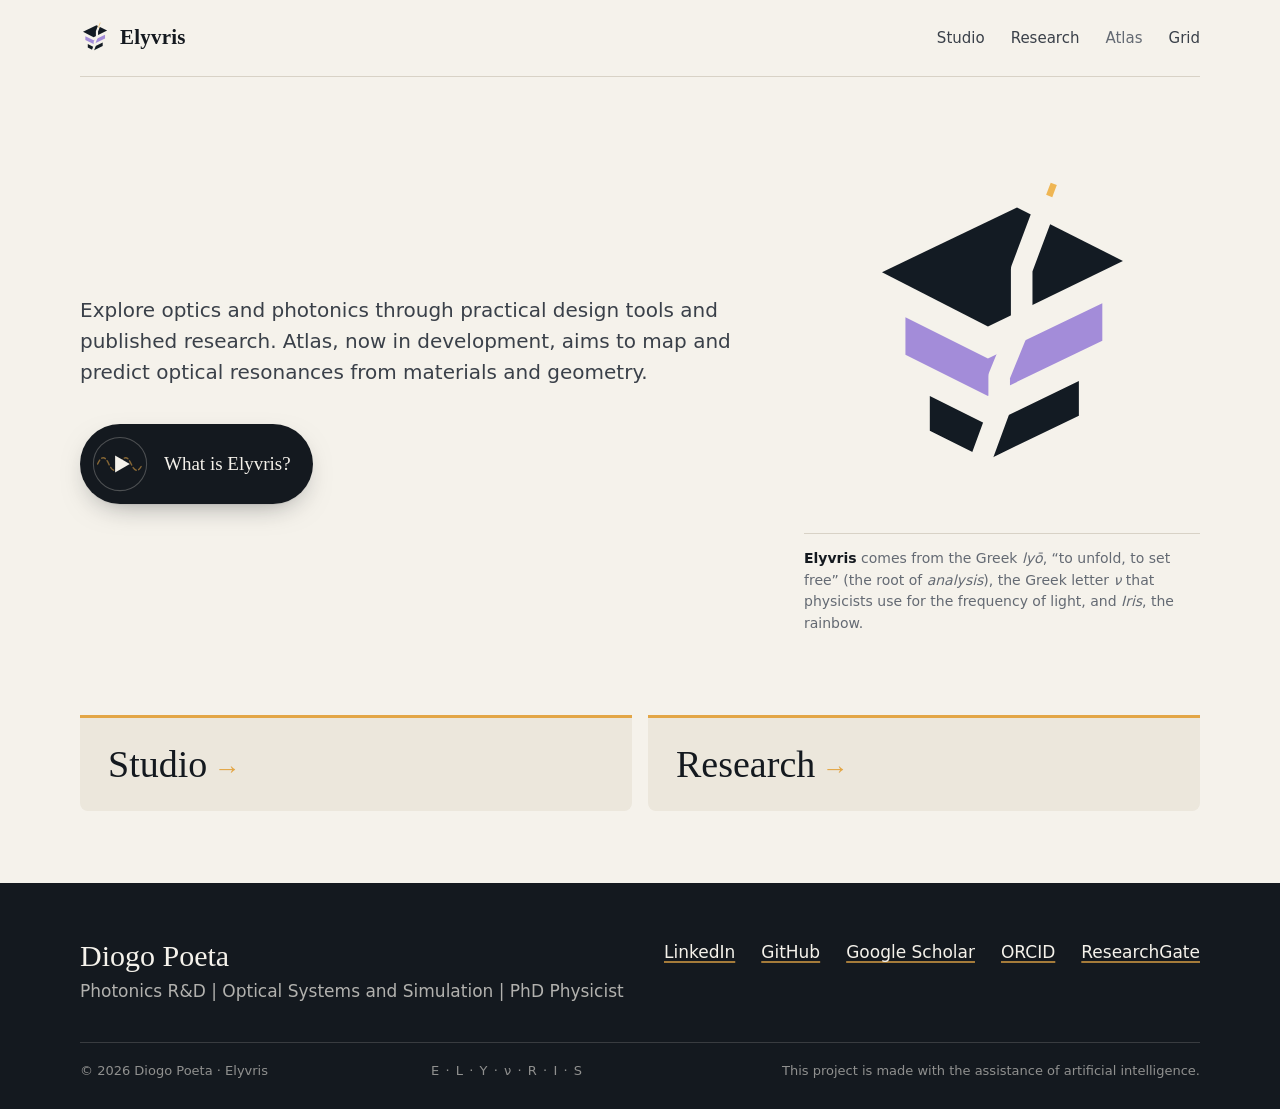
<file: website/index.html>
<!doctype html>
<html lang="en">
<head>
  <meta charset="utf-8">
  <meta http-equiv="Content-Security-Policy" content="default-src 'self'; script-src 'self'; style-src 'self' 'unsafe-inline'; img-src 'self' data:; connect-src 'self'; font-src 'self'; object-src 'none'; base-uri 'none'; form-action 'none'; upgrade-insecure-requests">
  <meta name="referrer" content="strict-origin-when-cross-origin">
  <meta name="viewport" content="width=device-width, initial-scale=1">
  <title>Elyvris</title>
  <meta name="description" content="Explore optics and photonics through practical design tools and published research. Atlas, now in development, aims to map and predict optical resonances from materials and geometry.">
  <meta name="theme-color" content="#11161C">
  <meta property="og:title" content="Elyvris">
  <meta property="og:description" content="Optics and photonics design tools and published research by Diogo Poeta, with Atlas resonance mapping and prediction in development.">
  <meta property="og:type" content="website">
  <meta property="og:image" content="https://diogo-poeta.github.io/elyvris/assets/brand/elyvris-social.png">
  <meta property="og:image:alt" content="Elyvris layered optical mark and wordmark">
  <meta name="twitter:card" content="summary_large_image">
  <link rel="canonical" href="https://diogo-poeta.github.io/elyvris/">
  <meta property="og:url" content="https://diogo-poeta.github.io/elyvris/">
  <link rel="icon" href="favicon.svg?v=20" type="image/svg+xml">
  <link rel="stylesheet" href="home.css?v=5">
  <link rel="stylesheet" href="intro-loader.css?v=3">
  <script src="intro-loader.js?v=4"></script>
  <script defer src="tour.js?v=2"></script>
</head>
<body>
  <div class="ey-loader" aria-hidden="true">
    <!-- Ray paths traced with Snell's law (indices exaggerated, 1.40 to 1.62, so the fan is visible):
         every colour bends towards the base, red the least (24°), violet the most (39°). -->
    <svg class="ld-art" viewBox="0 20 600 220">
      <path class="ld-beam" d="M10 183 L266.6 112 L333.1 111.5"/>
      <path class="ld-prism" d="M300 44 L352 150 L248 150 Z"/>
      <g class="ld-fan">
        <path d="M332.1 109.5 L590 148"/>
        <path d="M332.6 110.5 L590 162"/>
        <path d="M333.1 111.5 L590 176"/>
        <path d="M333.6 112.5 L590 191"/>
        <path d="M334 113.4 L590 207"/>
        <path d="M334.5 114.2 L590 225"/>
      </g>
    </svg>
    <p class="ld-count"><span>Unfolding light</span><b></b></p>
  </div>
  <a class="skip" href="#main">Skip to content</a>

  <header class="top wrap">
    <a class="brand" href="./" aria-label="Elyvris home"><img src="assets/brand/elyvris-mark.svg" width="34" height="36" alt="">Elyvris</a>
    <nav aria-label="Main navigation">
      <a href="studio.html">Studio</a>
      <a href="research.html">Research</a>
      <span class="nav-placeholder" role="link" aria-disabled="true" title="Atlas is in development">Atlas</span>
      <a href="play.html">Grid</a>
    </nav>
  </header>

  <main id="main">
    <section class="hero wrap" aria-labelledby="hero-title">
      <div class="hero-text">
        <h1 id="hero-title" class="visually-hidden">Elyvris</h1>
        <p class="lede">Explore optics and photonics through practical design tools and published research. Atlas, now in development, aims to map and predict optical resonances from materials and geometry.</p>
        <button class="tour-tile" type="button" aria-haspopup="dialog" aria-controls="tour">
          <span class="tour-tile-art" aria-hidden="true">
            <svg viewBox="0 0 80 80"><circle cx="40" cy="40" r="38" class="tile-ring"/><path class="tile-wave" d="M8 40 Q 16 22 24 40 T 40 40 T 56 40 T 72 40"/><path class="tile-play" d="M33 28 L54 40 L33 52 Z"/></svg>
          </span>
          <span class="tour-tile-text"><strong>What is Elyvris?</strong></span>
        </button>
      </div>
      <figure class="hero-mark">
        <img src="assets/brand/elyvris-mark.svg" width="320" height="340" alt="The Elyvris mark: three layers crossed by a continuous amber path of light">
        <figcaption><strong>Elyvris</strong> comes from the Greek <em>lyō</em>, “to unfold, to set free” (the root of <em>analysis</em>), the Greek letter <em>ν</em> that physicists use for the frequency of light, and <em>Iris</em>, the rainbow.</figcaption>
      </figure>
    </section>

    <nav class="ways wrap" aria-label="Where to go">
      <ul>
        <li id="tools"><a href="studio.html"><span class="way-title">Studio</span></a></li>
        <li id="research"><a href="research.html"><span class="way-title">Research</span></a></li>
      </ul>
    </nav>

  </main>

  <footer class="foot" id="contact">
    <div class="wrap foot-grid">
      <div>
        <p class="foot-name">Diogo Poeta</p>
        <p class="foot-role">Photonics R&amp;D | Optical Systems and Simulation | PhD Physicist</p>
      </div>
      <nav class="foot-links" aria-label="Professional profiles">
        <a href="https://pt.linkedin.com/in/diogo-poeta" rel="noopener noreferrer">LinkedIn</a>
        <a href="https://github.com/diogo-poeta" rel="noopener noreferrer">GitHub</a>
        <a href="https://scholar.google.com/citations?user=9GATdmUAAAAJ" rel="noopener noreferrer">Google Scholar</a>
        <a href="https://orcid.org/0009-0002-1451-5147" rel="noopener noreferrer">ORCID</a>
        <a href="https://www.researchgate.net/profile/Diogo-Poeta" rel="noopener noreferrer">ResearchGate</a>
      </nav>
    </div>
    <div class="wrap foot-small">
      <span>© 2026 Diogo Poeta · Elyvris</span>
      <details class="credits letters">
        <summary>E · L · Y · ν · R · I · S</summary>
        <p>Read the name letter by letter and it spells the physics of this project: <b>E</b>, the electric field · <b>L</b>, layers · <b>Y</b>, the Yee cell, the grid behind every FDTD simulation · <b>ν</b>, the frequency of light · <b>R</b>, resonance · <b>I</b>, interference · <b>S</b>, scattering.</p>
      </details>
      <p class="credits">This project is made with the assistance of artificial intelligence.</p>
    </div>
  </footer>

  <dialog class="tour" id="tour" aria-labelledby="tour-title">
    <div class="tour-head">
      <p id="tour-title">Elyvris · a short tour</p>
      <button class="tour-close" type="button" aria-label="Close the tour">×</button>
    </div>
    <div class="tour-stage">
      <svg id="tour-svg" viewBox="0 0 800 420" aria-hidden="true" focusable="false"></svg>
    </div>
    <div class="tour-caption" aria-live="polite">
      <p class="tour-count"><span id="tour-index">1</span> of <span id="tour-total">6</span></p>
      <h2 id="tour-heading"></h2>
      <p id="tour-text"></p>
      <p class="tour-actions" id="tour-actions" hidden><a class="button" href="studio.html">Open Studio</a><a class="button button-quiet" href="research.html">Read the research</a></p>
    </div>
    <div class="tour-controls">
      <button type="button" id="tour-prev" aria-label="Previous scene">‹</button>
      <button type="button" id="tour-play" aria-label="Pause">❚❚</button>
      <button type="button" id="tour-next" aria-label="Next scene">›</button>
      <div class="tour-progress" id="tour-progress" aria-hidden="true"></div>
    </div>
  </dialog>
</body>
</html>
</file>
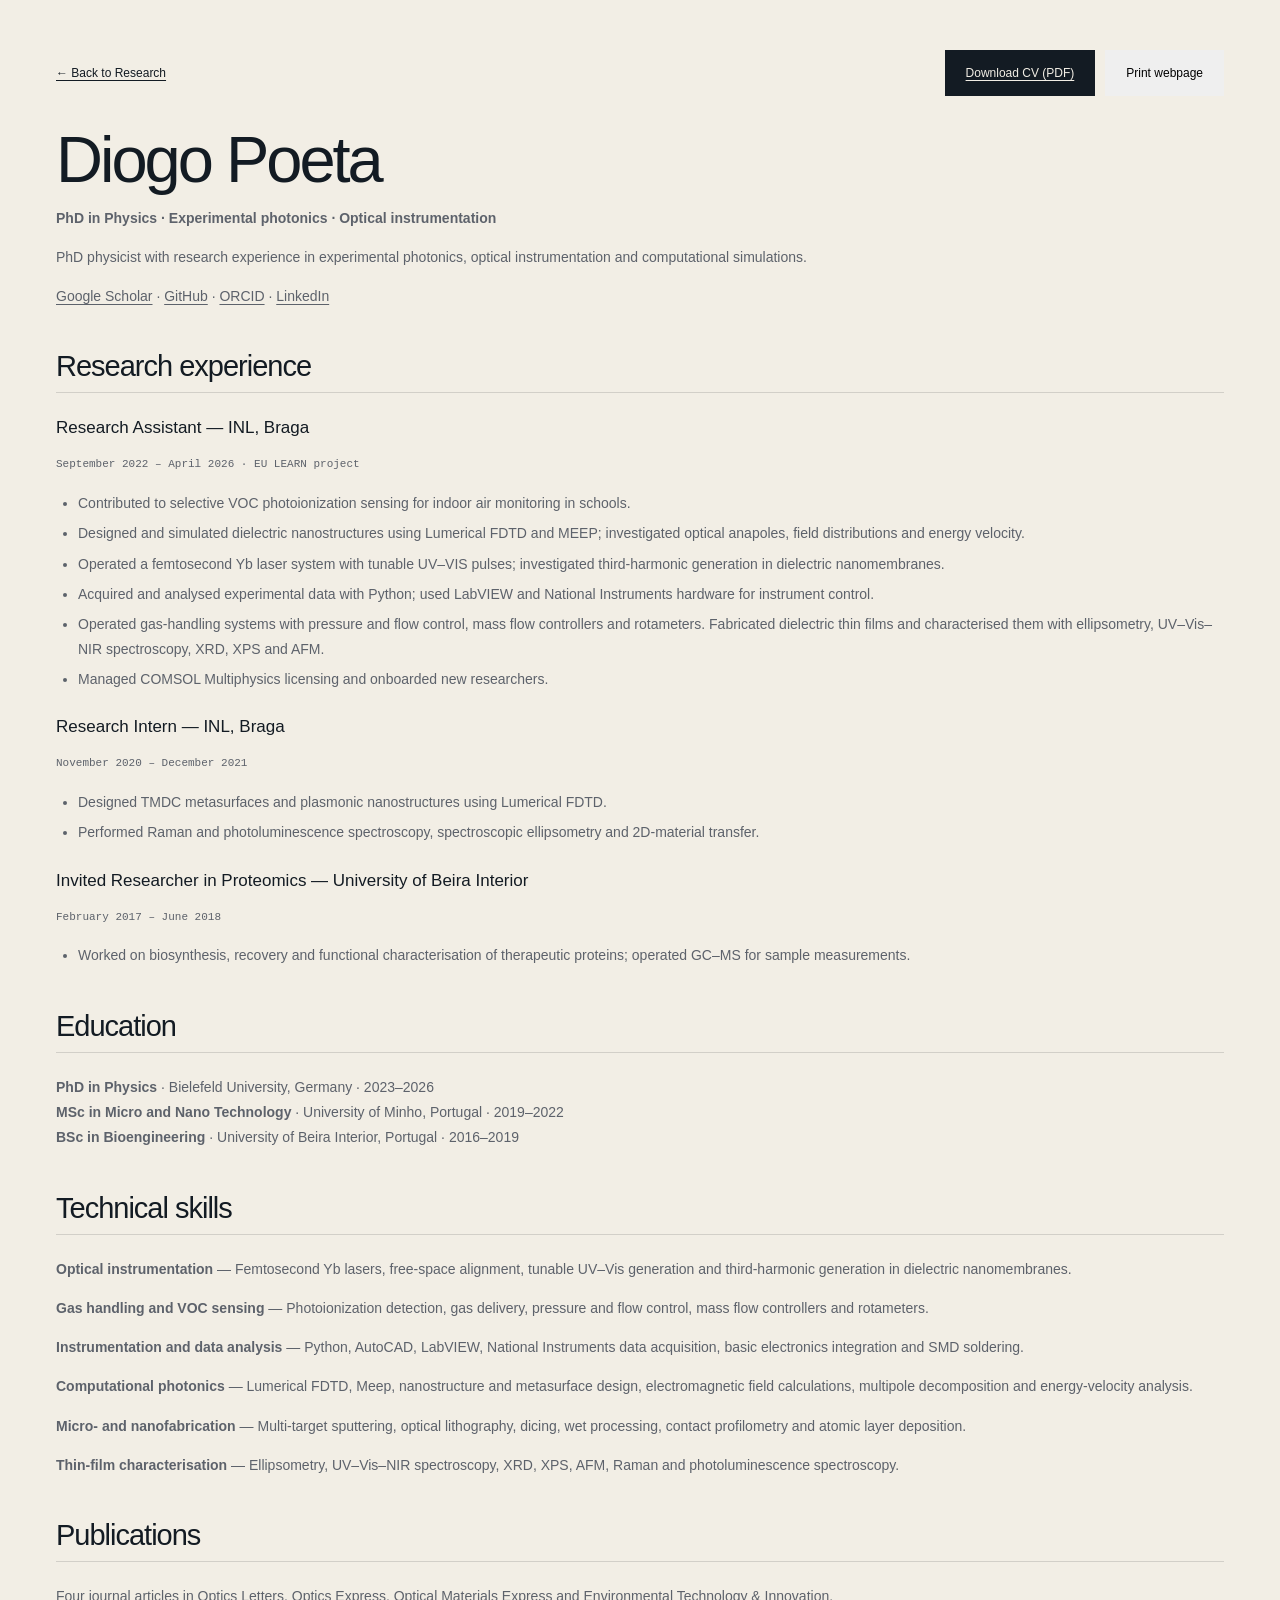
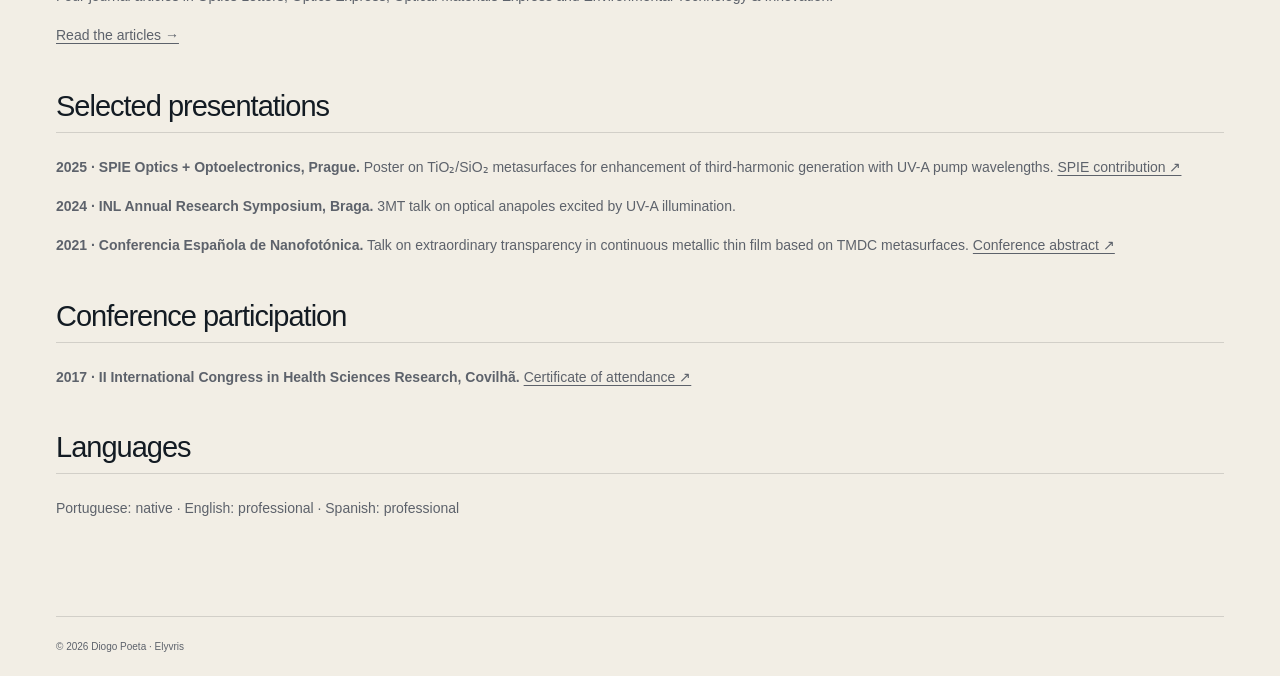
<file: website/cv.html>
<!doctype html><html lang="en"><head><meta charset="utf-8">
<meta http-equiv="Content-Security-Policy" content="default-src 'self'; script-src 'self' ; style-src 'self' 'unsafe-inline'; img-src 'self' data:; connect-src 'self'; font-src 'self'; object-src 'none'; base-uri 'none'; form-action 'none'; upgrade-insecure-requests">
<meta name="referrer" content="strict-origin-when-cross-origin">
<meta name="viewport" content="width=device-width,initial-scale=1"><title>Curriculum vitae — Diogo Poeta | Elyvris</title><meta name="description" content="Education, research experience and my technical skills as a PhD physicist."><link rel="icon" href="favicon.svg?v=20"><link rel="stylesheet" href="styles.css?v=6"><style>.resume{max-width:850px;padding:50px 0 80px}.resume h1{font-size:65px;letter-spacing:-3px;margin:35px 0 16px}.resume h2{font-size:29px;margin:42px 0 22px;border-bottom:1px solid var(--line);padding-bottom:10px}.resume h3{font-size:17px;font-weight:500;margin-top:25px}.resume p,.resume li{font-size:14px;line-height:1.8;color:var(--muted)}.resume .dates{font-size:11px;font-family:monospace}.resume li{margin:5px 0}.resume ul{padding-left:22px}.resume-tools{display:flex;justify-content:space-between;gap:20px;align-items:center}.resume-actions{display:flex;flex-wrap:wrap;gap:10px;justify-content:flex-end}.resume button{cursor:pointer;border:0}.resume a{text-decoration:underline;text-underline-offset:3px}@media print{.resume-tools{display:none}.resume{padding:0;max-width:none}.resume h1{margin-top:0}.resume h2{margin-top:25px}.resume h3,.resume h2{break-after:avoid}.resume li{break-inside:avoid}}</style><link rel="canonical" href="https://diogo-poeta.github.io/elyvris/cv.html"><meta property="og:url" content="https://diogo-poeta.github.io/elyvris/cv.html">
<script defer src="cv.js?v=1"></script>  <link rel="stylesheet" href="brand.css?v=20">
</head><body><main class="wrap resume"><div class="resume-tools"><a href="research.html">← Back to Research</a><div class="resume-actions"><a class="button primary" href="diogo-poeta-cv.pdf" download>Download CV (PDF)</a><button class="button" id="print-cv">Print webpage</button></div></div><h1>Diogo Poeta</h1><p><strong>PhD in Physics · Experimental photonics · Optical instrumentation</strong></p><p>PhD physicist with research experience in experimental photonics, optical instrumentation and computational simulations.</p><p><a href="https://scholar.google.com/citations?user=9GATdmUAAAAJ">Google Scholar</a> · <a href="https://github.com/diogo-poeta">GitHub</a> · <a href="https://orcid.org/0009-0002-1451-5147">ORCID</a> · <a href="https://pt.linkedin.com/in/diogo-poeta">LinkedIn</a></p><h2>Research experience</h2><h3>Research Assistant — INL, Braga</h3><p class="dates">September 2022 – April 2026 · EU LEARN project</p><ul><li>Contributed to selective VOC photoionization sensing for indoor air monitoring in schools.</li><li>Designed and simulated dielectric nanostructures using Lumerical FDTD and MEEP; investigated optical anapoles, field distributions and energy velocity.</li><li>Operated a femtosecond Yb laser system with tunable UV–VIS pulses; investigated third-harmonic generation in dielectric nanomembranes.</li><li>Acquired and analysed experimental data with Python; used LabVIEW and National Instruments hardware for instrument control.</li><li>Operated gas-handling systems with pressure and flow control, mass flow controllers and rotameters. Fabricated dielectric thin films and characterised them with ellipsometry, UV–Vis–NIR spectroscopy, XRD, XPS and AFM.</li><li>Managed COMSOL Multiphysics licensing and onboarded new researchers.</li></ul><h3>Research Intern — INL, Braga</h3><p class="dates">November 2020 – December 2021</p><ul><li>Designed TMDC metasurfaces and plasmonic nanostructures using Lumerical FDTD.</li><li>Performed Raman and photoluminescence spectroscopy, spectroscopic ellipsometry and 2D-material transfer.</li></ul><h3>Invited Researcher in Proteomics — University of Beira Interior</h3><p class="dates">February 2017 – June 2018</p><ul><li>Worked on biosynthesis, recovery and functional characterisation of therapeutic proteins; operated GC–MS for sample measurements.</li></ul><h2>Education</h2><p><strong>PhD in Physics</strong> · Bielefeld University, Germany · 2023–2026<br><strong>MSc in Micro and Nano Technology</strong> · University of Minho, Portugal · 2019–2022<br><strong>BSc in Bioengineering</strong> · University of Beira Interior, Portugal · 2016–2019</p><h2>Technical skills</h2><p><strong>Optical instrumentation</strong> — Femtosecond Yb lasers, free-space alignment, tunable UV–Vis generation and third-harmonic generation in dielectric nanomembranes.</p><p><strong>Gas handling and VOC sensing</strong> — Photoionization detection, gas delivery, pressure and flow control, mass flow controllers and rotameters.</p><p><strong>Instrumentation and data analysis</strong> — Python, AutoCAD, LabVIEW, National Instruments data acquisition, basic electronics integration and SMD soldering.</p><p><strong>Computational photonics</strong> — Lumerical FDTD, Meep, nanostructure and metasurface design, electromagnetic field calculations, multipole decomposition and energy-velocity analysis.</p><p><strong>Micro- and nanofabrication</strong> — Multi-target sputtering, optical lithography, dicing, wet processing, contact profilometry and atomic layer deposition.</p><p><strong>Thin-film characterisation</strong> — Ellipsometry, UV–Vis–NIR spectroscopy, XRD, XPS, AFM, Raman and photoluminescence spectroscopy.</p><h2>Publications</h2><p>Four journal articles in Optics Letters, Optics Express, Optical Materials Express and Environmental Technology &amp; Innovation.</p><p><a href="research.html">Read the articles →</a></p><h2>Selected presentations</h2><p><strong>2025 · SPIE Optics + Optoelectronics, Prague.</strong> Poster on TiO₂/SiO₂ metasurfaces for enhancement of third-harmonic generation with UV-A pump wavelengths. <a href="https://doi.org/10.1117/12.3058399" target="_blank" rel="noopener noreferrer">SPIE contribution ↗</a></p><p><strong>2024 · INL Annual Research Symposium, Braga.</strong> 3MT talk on optical anapoles excited by UV-A illumination.</p><p><strong>2021 · Conferencia Española de Nanofotónica.</strong> Talk on extraordinary transparency in continuous metallic thin film based on TMDC metasurfaces. <a href="documents/conferences/cen2021-abstract.pdf" target="_blank" rel="noopener noreferrer">Conference abstract ↗</a></p><h2>Conference participation</h2><p><strong>2017 · II International Congress in Health Sciences Research, Covilhã.</strong> <a href="documents/conferences/health-sciences-congress-2017.jpg" target="_blank" rel="noopener noreferrer">Certificate of attendance ↗</a></p><h2>Languages</h2><p>Portuguese: native · English: professional · Spanish: professional</p></main><footer class="resume-footer wrap"><span>© 2026 Diogo Poeta · Elyvris</span></footer></body></html>
</file>
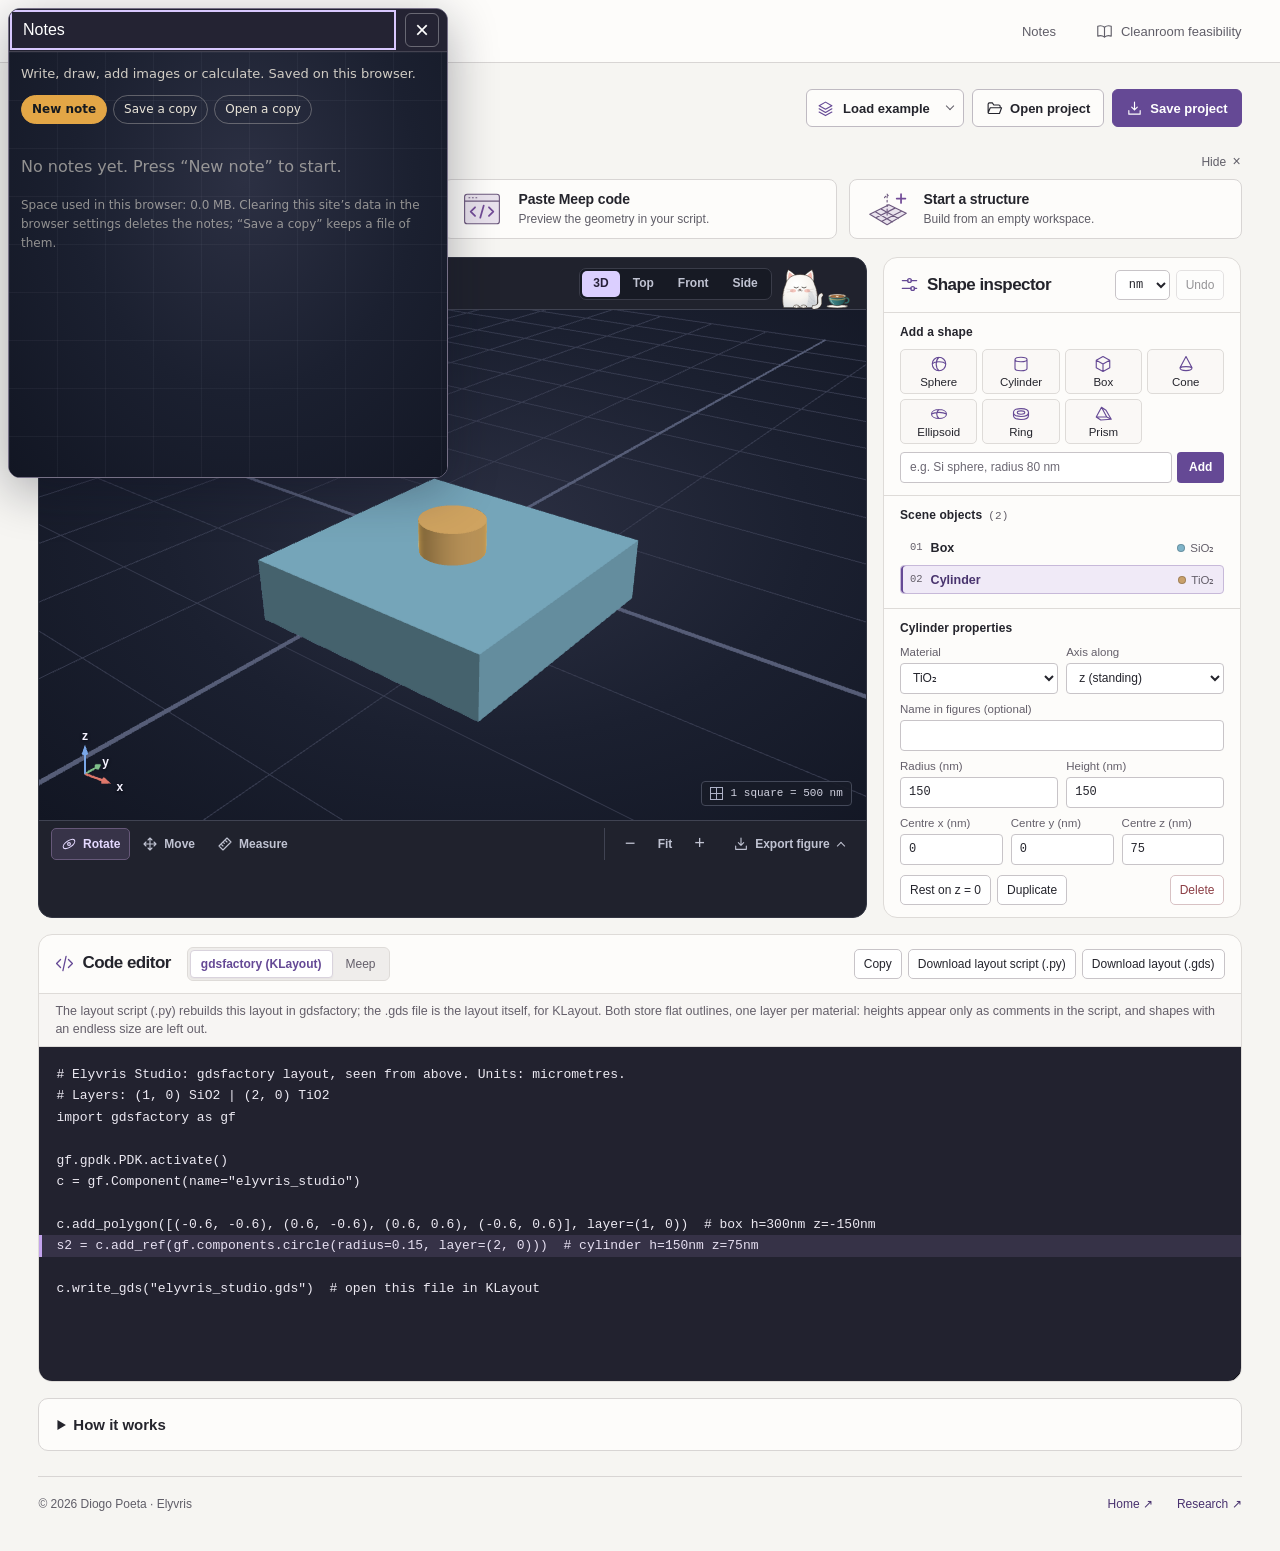
<file: website/notes.html>
<!doctype html>
<html lang="en">
<head>
  <meta charset="utf-8">
  <meta http-equiv="Content-Security-Policy" content="default-src 'self'; script-src 'self'; style-src 'self' 'unsafe-inline'; img-src 'self' data: blob:; connect-src 'self'; font-src 'self'; object-src 'none'; base-uri 'none'; form-action 'none'; upgrade-insecure-requests">
  <meta name="referrer" content="strict-origin-when-cross-origin">
  <meta name="viewport" content="width=device-width, initial-scale=1">
  <title>Notes · Elyvris</title>
  <meta name="description" content="Private notes for your photonics work: text, pen drawings, images and calculations, saved only in your own browser.">
  <meta name="theme-color" content="#11161C">
  <link rel="icon" href="favicon.svg?v=20" type="image/svg+xml">
  <link rel="stylesheet" href="home.css?v=5">
  <link rel="stylesheet" href="notes.css?v=3">
  <script defer src="notes.js?v=5"></script>
  <link rel="canonical" href="https://diogo-poeta.github.io/elyvris/studio.html">
</head>
<body class="notes-page">
  <noscript><p>Enable JavaScript to use Notes in <a href="studio.html">Studio</a>.</p></noscript>

  <main id="main" class="notes wrap">
    <!-- The list of notes: small cards, like the Research page. -->
    <section id="notes-list" aria-labelledby="notes-title">
      <header class="notes-head">
        <div>
          <h1 id="notes-title" class="visually-hidden">Your notes</h1>
          <p class="notes-lede">Write, draw, add images or calculate. Saved on this browser.</p>
        </div>
        <div class="notes-actions">
          <button type="button" class="n-btn n-primary" id="note-new">New note</button>
          <button type="button" class="n-btn" id="notes-export">Save a copy</button>
          <label class="n-btn" for="notes-import">Open a copy</label>
          <input type="file" id="notes-import" accept=".json,application/json" hidden>
        </div>
      </header>
      <ol class="note-cards" id="note-cards"></ol>
      <p class="notes-empty" id="notes-empty" hidden>No notes yet. Press “New note” to start.</p>
      <p class="notes-small" id="notes-storage"></p>
    </section>

    <!-- One open note. -->
    <section id="note-editor" class="note-editor" hidden aria-label="Note">
      <div class="editor-bar">
        <button type="button" class="n-btn" id="note-back">← All notes</button>
        <span class="editor-status" id="note-status" aria-live="polite"></span>
        <button type="button" class="n-btn" id="note-save-text" title="Download written text, captions and calculations">Save TXT</button>
        <button type="button" class="n-btn n-danger" id="note-delete">Delete note</button>
      </div>
      <input type="text" id="note-title" class="note-title" placeholder="Title" aria-label="Title of the note" maxlength="140">
      <p class="note-dates" id="note-dates"></p>
      <div id="note-blocks" class="note-blocks"></div>
      <div class="add-block" role="group" aria-label="Add to this note">
        <span>Add</span>
        <button type="button" class="n-btn" data-add="text">Text</button>
        <button type="button" class="n-btn" data-add="drawing">Drawing</button>
        <button type="button" class="n-btn" data-add="image">Image</button>
        <button type="button" class="n-btn" data-add="calc">Calculation</button>
      </div>
      <input type="file" id="image-pick" accept="image/*" hidden>
    </section>
  </main>

</body>
</html>
</file>
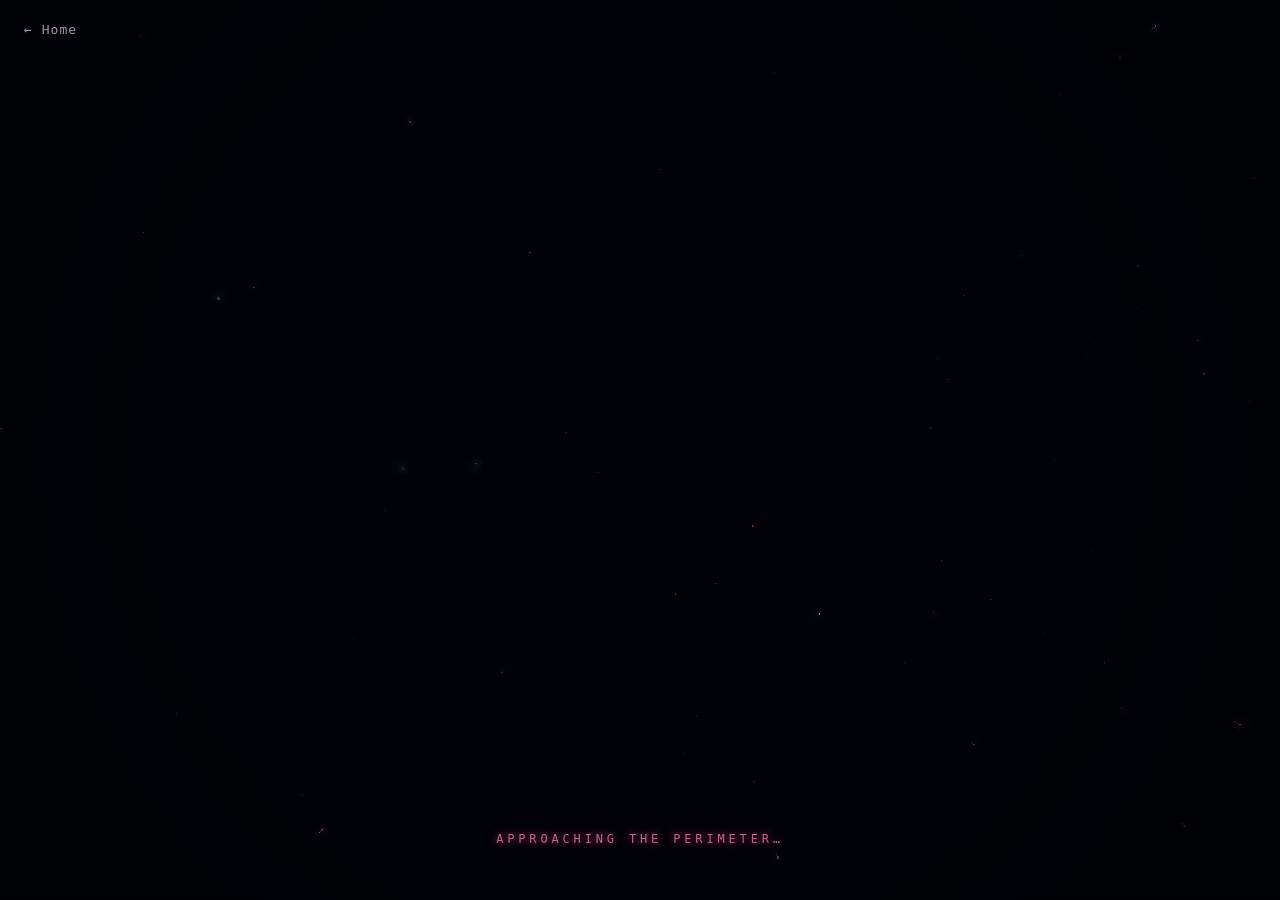
<file: website/play.html>
<!doctype html>
<html lang="en">
<head>
  <meta charset="utf-8">
  <meta http-equiv="Content-Security-Policy" content="default-src 'self'; script-src 'self'; style-src 'self' 'unsafe-inline'; img-src 'self' data: blob:; connect-src 'self' https://soyrjjixmdwwtffqpccn.supabase.co http://127.0.0.1:8774 http://localhost:8774; font-src 'self'; object-src 'none'; base-uri 'none'; form-action 'none'; frame-src 'none'; upgrade-insecure-requests">
  <meta name="referrer" content="no-referrer">
  <meta name="viewport" content="width=device-width, initial-scale=1">
  <meta name="robots" content="noindex, nofollow">
  <title>Grid · Elyvris</title>
  <meta name="description" content="A private corner of Elyvris.">
  <meta name="theme-color" content="#02040a">
  <link rel="canonical" href="https://diogo-poeta.github.io/elyvris/play.html">
  <link rel="icon" href="favicon.svg?v=20" type="image/svg+xml">
  <link rel="stylesheet" href="grid.css?v=5">
  <link rel="stylesheet" href="grid-lab.css?v=1">
  <link rel="stylesheet" href="grid-coating-lab.css?v=2">
  <script defer src="grid-config.js?v=1"></script>
  <script defer src="grid-api.js?v=6"></script>
  <script defer src="grid-wall.js?v=1"></script>
  <script defer src="grid-optics.js?v=1"></script>
  <script defer src="grid-coating.js?v=1"></script>
  <script defer src="grid-coating-lab.js?v=1"></script>
  <script defer src="grid-lab.js?v=1"></script>
  <script defer src="grid-space.js?v=4"></script>
  <script defer src="grid.js?v=7"></script>
</head>
<body class="locked">
  <canvas id="wall" aria-hidden="true"></canvas>

  <section id="gateLayer" aria-label="Grid">
    <a class="gate-home" href="./">← Home</a>
    <p class="wall-status" id="wallStatus" aria-live="polite"></p>
    <div class="crt" id="crt" hidden>
      <div class="bezel">
        <div class="screen">
          <div id="bootLog" aria-live="polite"></div>
          <form id="gate" class="gate-form" hidden autocomplete="on">
            <label for="gridUser">USER ID</label>
            <div class="key-row"><span class="prompt" aria-hidden="true">&gt;</span><input id="gridUser" name="username" type="text" autocomplete="username" autocapitalize="none" spellcheck="false" maxlength="120" required></div>
            <label for="gridKey">ACCESS KEY</label>
            <div class="key-row"><span class="prompt" aria-hidden="true">&gt;</span><input id="gridKey" name="password" type="password" autocomplete="current-password" spellcheck="false" maxlength="200" required><button type="submit">ENTER</button></div>
            <p id="gateMsg" class="gate-msg" role="status"></p>
            <button type="button" class="gate-switch" id="toInvite" hidden>I have an invite →</button>
          </form>
          <form id="invite" class="gate-form" hidden autocomplete="on" novalidate>
            <p class="form-title">NEW ACCOUNT · BY INVITATION ONLY</p>
            <label for="invCode">INVITE CODE</label>
            <div class="key-row"><span class="prompt" aria-hidden="true">&gt;</span><input id="invCode" name="invite" type="text" autocomplete="off" autocapitalize="characters" spellcheck="false" maxlength="40" placeholder="ELY-XXXX-XXXX-XXXX"></div>
            <label for="invUser">CHOOSE A USER ID</label>
            <div class="key-row"><span class="prompt" aria-hidden="true">&gt;</span><input id="invUser" name="username" type="text" autocomplete="username" autocapitalize="none" spellcheck="false" maxlength="32" aria-describedby="invUserHint"></div>
            <p class="hint" id="invUserHint">3 to 32 letters, digits, dots, dashes or underscores. You log in with it.</p>
            <label for="invKey">CHOOSE AN ACCESS KEY</label>
            <div class="key-row"><span class="prompt" aria-hidden="true">&gt;</span><input id="invKey" name="new-password" type="password" autocomplete="new-password" spellcheck="false" maxlength="200" aria-describedby="invKeyHint"></div>
            <label for="invKey2">TYPE IT AGAIN</label>
            <div class="key-row"><span class="prompt" aria-hidden="true">&gt;</span><input id="invKey2" name="new-password-again" type="password" autocomplete="new-password" spellcheck="false" maxlength="200"><button type="submit">CREATE</button></div>
            <p class="hint" id="invKeyHint">At least 12 characters. Only you will know it; a password manager can make one.</p>
            <p id="invMsg" class="gate-msg" role="status"></p>
            <button type="button" class="gate-switch" id="toLogin">← Back to login</button>
          </form>
        </div>
        <div class="bezel-foot"><span class="led" aria-hidden="true"></span><span>ELYVRIS · GRID TERMINAL</span><span class="vents" aria-hidden="true"></span></div>
      </div>
    </div>
    <noscript><p class="noscript">Grid needs JavaScript.</p></noscript>
  </section>

  <div id="spaceShell" hidden>
    <header class="grid-top">
      <a class="grid-brand" href="./"><img src="assets/brand/elyvris-mark.svg" width="22" height="24" alt="">Elyvris <span>· Grid</span></a>
      <span class="grid-actions">
        <span class="who" id="who"></span>
        <button id="inviteBtn" type="button" hidden>Invite</button>
        <button id="changeKey" type="button">Change key</button>
        <button id="lockGrid" type="button">Lock</button>
      </span>
    </header>
    <main id="space" tabindex="-1">
      <section id="gridLab" class="grid-lab" aria-labelledby="gridLabTitle" hidden></section>
      <section id="gridSector" class="grid-sector" aria-label="Your private sector" tabindex="-1"></section>
    </main>
    <footer class="grid-foot"><span>© 2026 Diogo Poeta · Elyvris</span><span>Private: only you can see your entries and files.</span><a href="./">Home</a></footer>
  </div>
</body>
</html>
</file>
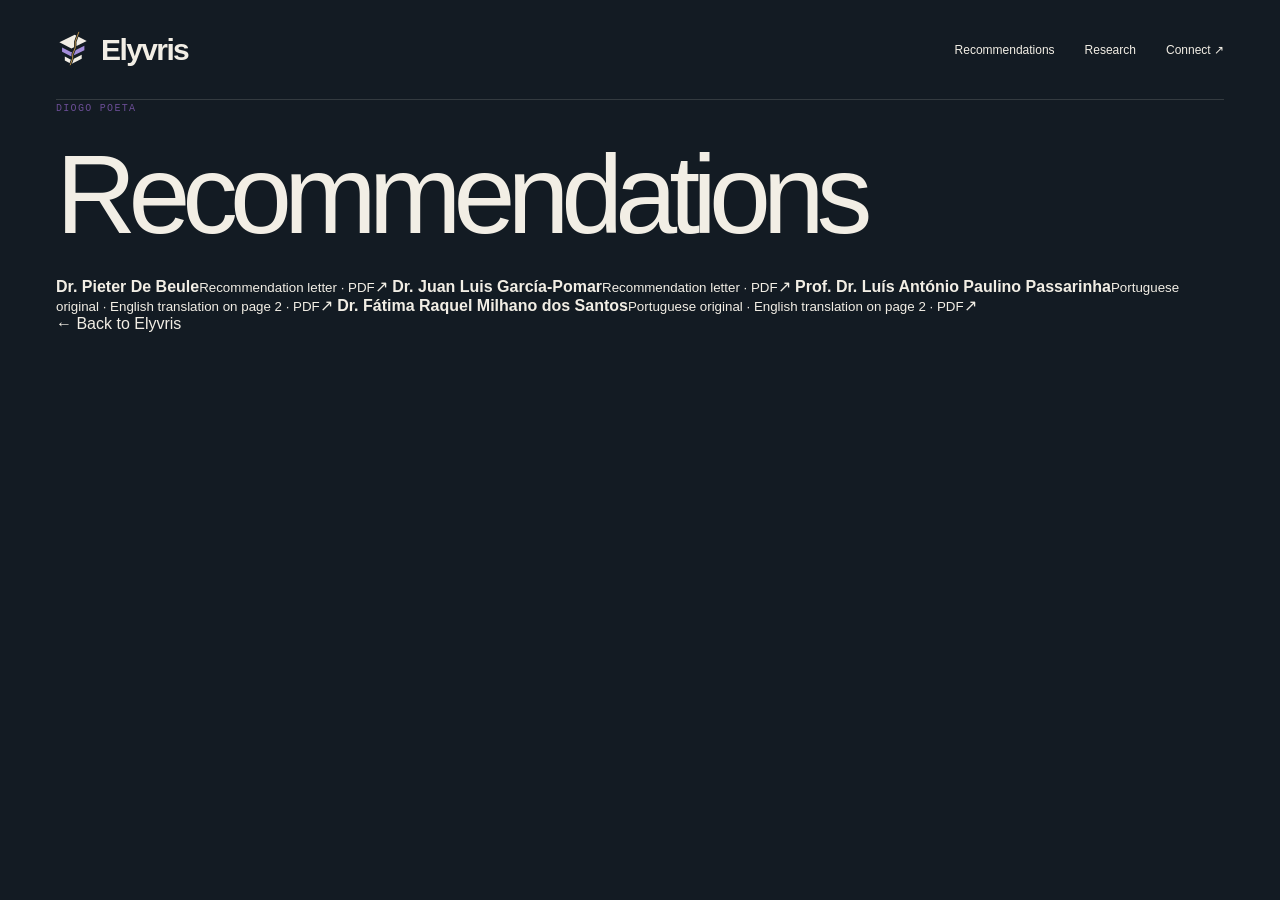
<file: website/recommendations.html>
<!doctype html>
<html lang="en">
<head>
  <meta charset="utf-8">
  <meta name="viewport" content="width=device-width, initial-scale=1">
  <meta name="referrer" content="strict-origin-when-cross-origin">
  <meta http-equiv="Content-Security-Policy" content="default-src 'self'; style-src 'self' 'unsafe-inline'; img-src 'self' data:; object-src 'none'; base-uri 'none'; form-action 'none'; upgrade-insecure-requests">
  <meta name="theme-color" content="#131B23">
  <title>Recommendations — Elyvris</title>
  <link rel="icon" href="favicon.svg?v=20" type="image/svg+xml">
  <link rel="stylesheet" href="styles.css?v=7">
  <link rel="stylesheet" href="brand.css?v=20">
  <link rel="stylesheet" href="project-home.css?v=22">
</head>
<body class="project-home recommendations-page">
  <a class="skip" href="#main">Skip to content</a>
  <header class="site-header wrap">
    <a class="wordmark" href="index.html" aria-label="Elyvris home"><img src="assets/brand/elyvris-mark.svg" width="40" height="40" alt="" aria-hidden="true">Elyvris</a>
    <nav aria-label="Main navigation"><a href="recommendations.html" aria-current="page">Recommendations</a><a href="research.html">Research</a><a href="index.html#contact" class="nav-contact">Connect <span aria-hidden="true">↗</span></a></nav>
  </header>
  <main id="main" class="recommendations-main wrap">
    <p class="eyebrow">DIOGO POETA</p>
    <h1>Recommendations</h1>
    <div class="recommendations-list" aria-label="Recommendation documents">
      <a href="documents/recommendations/recommendation-pieter-de-beule.pdf" target="_blank" rel="noopener noreferrer"><span><strong>Dr. Pieter De Beule</strong><small>Recommendation letter · PDF</small></span><span aria-hidden="true">↗</span></a>
      <a href="documents/recommendations/recommendation-juan-luis-garcia-pomar.pdf" target="_blank" rel="noopener noreferrer"><span><strong>Dr. Juan Luis García-Pomar</strong><small>Recommendation letter · PDF</small></span><span aria-hidden="true">↗</span></a>
      <a href="documents/recommendations/declaration-passarinha-portuguese-english.pdf" target="_blank" rel="noopener noreferrer"><span><strong>Prof. Dr. Luís António Paulino Passarinha</strong><small>Portuguese original · English translation on page 2 · PDF</small></span><span aria-hidden="true">↗</span></a>
      <a href="documents/recommendations/recommendation-fatima-portuguese-english.pdf" target="_blank" rel="noopener noreferrer"><span><strong>Dr. Fátima Raquel Milhano dos Santos</strong><small>Portuguese original · English translation on page 2 · PDF</small></span><span aria-hidden="true">↗</span></a>
    </div>
    <a class="recommendations-back" href="index.html">← Back to Elyvris</a>
  </main>
</body>
</html>
</file>
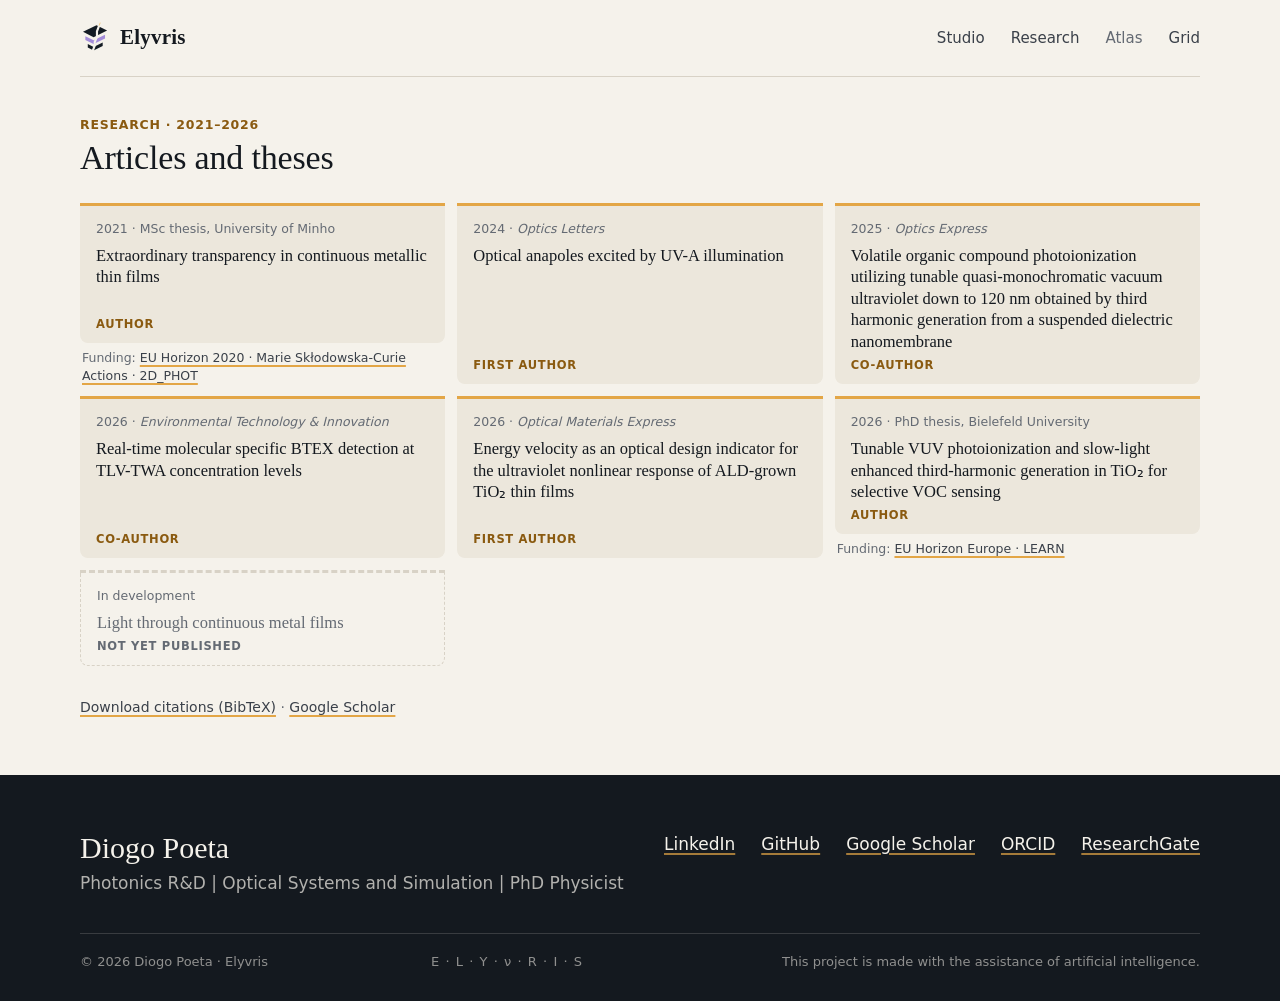
<file: website/research.html>
<!doctype html>
<html lang="en">
<head>
  <meta charset="utf-8">
  <meta http-equiv="Content-Security-Policy" content="default-src 'self'; script-src 'self'; style-src 'self' 'unsafe-inline'; img-src 'self' data:; connect-src 'self'; font-src 'self'; object-src 'none'; base-uri 'none'; form-action 'none'; upgrade-insecure-requests">
  <meta name="referrer" content="strict-origin-when-cross-origin">
  <meta name="viewport" content="width=device-width, initial-scale=1">
  <title>Research · Elyvris</title>
  <meta name="description" content="The published research of Diogo Poeta: four journal articles, an MSc thesis and a PhD thesis on light through metal films, ultraviolet anapoles, tunable vacuum-ultraviolet light, gas sensing and slow light in TiO₂ films, to read in the page.">
  <meta name="theme-color" content="#11161C">
  <link rel="icon" href="favicon.svg?v=20" type="image/svg+xml">
  <link rel="stylesheet" href="home.css?v=5">
  <link rel="stylesheet" href="papers.css?v=2">
  <script defer src="research-reader.js?v=1"></script>
  <link rel="canonical" href="https://diogo-poeta.github.io/elyvris/research.html">
  <meta property="og:url" content="https://diogo-poeta.github.io/elyvris/research.html">
  <meta property="og:title" content="Research · Elyvris">
  <meta property="og:image" content="https://diogo-poeta.github.io/elyvris/assets/brand/elyvris-social.png">
</head>
<body>
  <a class="skip" href="#main">Skip to content</a>
  <header class="top wrap">
    <a class="brand" href="./" aria-label="Elyvris home"><img src="assets/brand/elyvris-mark.svg" width="34" height="36" alt="">Elyvris</a>
    <nav aria-label="Main navigation">
      <a href="studio.html">Studio</a>
      <a href="research.html" aria-current="page">Research</a>
      <span class="nav-placeholder" role="link" aria-disabled="true" title="Atlas is in development">Atlas</span>
      <a href="play.html">Grid</a>
    </nav>
  </header>

  <main id="main" class="papers wrap">
    <header class="papers-head">
      <p class="kicker">Research · 2021–2026</p>
      <h1>Articles and theses</h1>
    </header>

    <!-- Each card is a plain link to the PDF, so it works on phones and without JavaScript.
         On wider screens research-reader.js opens the PDF in the reader below instead.
         The data-* attributes fill the reader's title, citation, links and copyright notice. -->
    <ol class="paper-cards">
      <li id="msc-2021">
        <a class="paper" href="extraordinary-transparency-msc.pdf"
           data-doi="https://doi.org/10.5281/zenodo.6346240"
           data-cite="D. Poeta · MSc thesis, University of Minho (2021)"
           data-notice="© 2021 Diogo Poeta. Licensed under CC BY 4.0 (creativecommons.org/licenses/by/4.0). Record at Zenodo:">
          <span class="p-meta">2021 · MSc thesis, University of Minho</span>
          <span class="p-title">Extraordinary transparency in continuous metallic thin films</span>
          <span class="p-role">Author</span>
        </a>
        <p class="p-fund">Funding: <a href="https://cordis.europa.eu/project/id/840064" rel="noopener noreferrer">EU Horizon 2020 · Marie Skłodowska-Curie Actions · 2D_PHOT</a></p>
      </li>
      <li id="ol-2024">
        <a class="paper" href="documents/articles/poeta-2024-optics-letters.pdf"
           data-doi="https://doi.org/10.1364/OL.536925"
           data-cite="D. Poeta, R. Vilarinho, M. López-García and P. A. A. De Beule · Optics Letters 49(24), 7198–7201 (2024)"
           data-notice="© 2024 Optica Publishing Group. Published under the terms of the Optica Open Access Publishing Agreement. Online abstract:">
          <span class="p-meta">2024 · <i>Optics Letters</i></span>
          <span class="p-title">Optical anapoles excited by UV-A illumination</span>
          <span class="p-role">First author</span>
        </a>
      </li>
      <li id="oe-2025">
        <a class="paper" href="documents/articles/vilarinho-2025-optics-express.pdf"
           data-doi="https://doi.org/10.1364/OE.564577"
           data-cite="R. Vilarinho, H. Mahmoodnia, C. Maibohm, D. Poeta, et al. · Optics Express 33(12), 26342–26355 (2025)"
           data-notice="© 2025 Optica Publishing Group. Published under the terms of the Optica Open Access Publishing Agreement. Online abstract:">
          <span class="p-meta">2025 · <i>Optics Express</i></span>
          <span class="p-title">Volatile organic compound photoionization utilizing tunable quasi-monochromatic vacuum ultraviolet down to 120 nm obtained by third harmonic generation from a suspended dielectric nanomembrane</span>
          <span class="p-role">Co-author</span>
        </a>
      </li>
      <li id="eti-2026">
        <a class="paper" href="documents/articles/vilarinho-2026-eti.pdf"
           data-doi="https://doi.org/10.1016/j.eti.2026.104895"
           data-cite="R. Vilarinho, H. Mahmoodnia, C. Maibohm, D. Poeta, et al. · Environmental Technology &amp; Innovation 42, 104895 (2026)"
           data-notice="© 2026 The Authors. Published by Elsevier B.V. as an open access article under the CC BY-NC-ND 4.0 licence (creativecommons.org/licenses/by-nc-nd/4.0). Article page:">
          <span class="p-meta">2026 · <i>Environmental Technology &amp; Innovation</i></span>
          <span class="p-title">Real-time molecular specific BTEX detection at TLV-TWA concentration levels</span>
          <span class="p-role">Co-author</span>
        </a>
      </li>
      <li id="ome-2026">
        <a class="paper" href="documents/articles/poeta-2026-optical-materials-express.pdf"
           data-doi="https://doi.org/10.1364/OME.611814"
           data-cite="D. Poeta, C. Maibohm, C. Calaza, A. Miranda, M. López-García, et al. · Optical Materials Express 16(10), 3342–3356 (2026)"
           data-notice="© 2026 Optica Publishing Group. Published under the terms of the Optica Open Access Publishing Agreement. Online abstract:">
          <span class="p-meta">2026 · <i>Optical Materials Express</i></span>
          <span class="p-title">Energy velocity as an optical design indicator for the ultraviolet nonlinear response of ALD-grown TiO₂ thin films</span>
          <span class="p-role">First author</span>
        </a>
      </li>
      <li id="phd-2026">
        <a class="paper" href="documents/articles/poeta-2026-phd-thesis.pdf"
           data-doi="https://doi.org/10.4119/unibi/3020621"
           data-cite="D. Poeta · PhD thesis, Bielefeld University (2026)"
           data-notice="© 2026 Diogo Poeta. Licensed under CC BY 4.0 (creativecommons.org/licenses/by/4.0). Record at Bielefeld University:">
          <span class="p-meta">2026 · PhD thesis, Bielefeld University</span>
          <span class="p-title">Tunable VUV photoionization and slow-light enhanced third-harmonic generation in TiO₂ for selective VOC sensing</span>
          <span class="p-role">Author</span>
        </a>
        <p class="p-fund">Funding: <a href="https://cordis.europa.eu/project/id/101057510" rel="noopener noreferrer">EU Horizon Europe · LEARN</a></p>
      </li>
      <li id="in-progress">
        <div class="paper paper-soon" aria-disabled="true">
          <span class="p-meta">In development</span>
          <span class="p-title">Light through continuous metal films</span>
          <span class="p-role">Not yet published</span>
        </div>
      </li>
    </ol>

    <section class="reader" id="reader" aria-labelledby="reader-title" hidden>
      <div class="reader-bar">
        <div>
          <h2 id="reader-title"></h2>
          <p class="reader-cite" id="reader-cite"></p>
        </div>
        <p class="reader-actions">
          <a id="reader-open" href="#" rel="noopener">Open PDF in a new tab</a>
          <a id="reader-doi" href="#" rel="noopener noreferrer">Journal page</a>
          <button type="button" id="reader-close">Close</button>
        </p>
      </div>
      <iframe id="reader-frame" title="PDF reader" loading="lazy"></iframe>
      <p class="reader-notice"><span id="reader-notice"></span> <a id="reader-notice-link" href="#" rel="noopener noreferrer"></a></p>
    </section>

    <p class="papers-foot"><a href="publications.bib" download>Download citations (BibTeX)</a> · <a href="https://scholar.google.com/citations?user=9GATdmUAAAAJ" rel="noopener noreferrer">Google Scholar</a></p>
  </main>

  <footer class="foot" id="contact">
    <div class="wrap foot-grid">
      <div>
        <p class="foot-name">Diogo Poeta</p>
        <p class="foot-role">Photonics R&amp;D | Optical Systems and Simulation | PhD Physicist</p>
      </div>
      <nav class="foot-links" aria-label="Professional profiles">
        <a href="https://pt.linkedin.com/in/diogo-poeta" rel="noopener noreferrer">LinkedIn</a>
        <a href="https://github.com/diogo-poeta" rel="noopener noreferrer">GitHub</a>
        <a href="https://scholar.google.com/citations?user=9GATdmUAAAAJ" rel="noopener noreferrer">Google Scholar</a>
        <a href="https://orcid.org/0009-0002-1451-5147" rel="noopener noreferrer">ORCID</a>
        <a href="https://www.researchgate.net/profile/Diogo-Poeta" rel="noopener noreferrer">ResearchGate</a>
      </nav>
    </div>
    <div class="wrap foot-small">
      <span>© 2026 Diogo Poeta · Elyvris</span>
      <details class="credits letters">
        <summary>E · L · Y · ν · R · I · S</summary>
        <p>Read the name letter by letter and it spells the physics of this project: <b>E</b>, the electric field · <b>L</b>, layers · <b>Y</b>, the Yee cell, the grid behind every FDTD simulation · <b>ν</b>, the frequency of light · <b>R</b>, resonance · <b>I</b>, interference · <b>S</b>, scattering.</p>
      </details>
      <p class="credits">This project is made with the assistance of artificial intelligence.</p>
    </div>
  </footer>
</body>
</html>
</file>
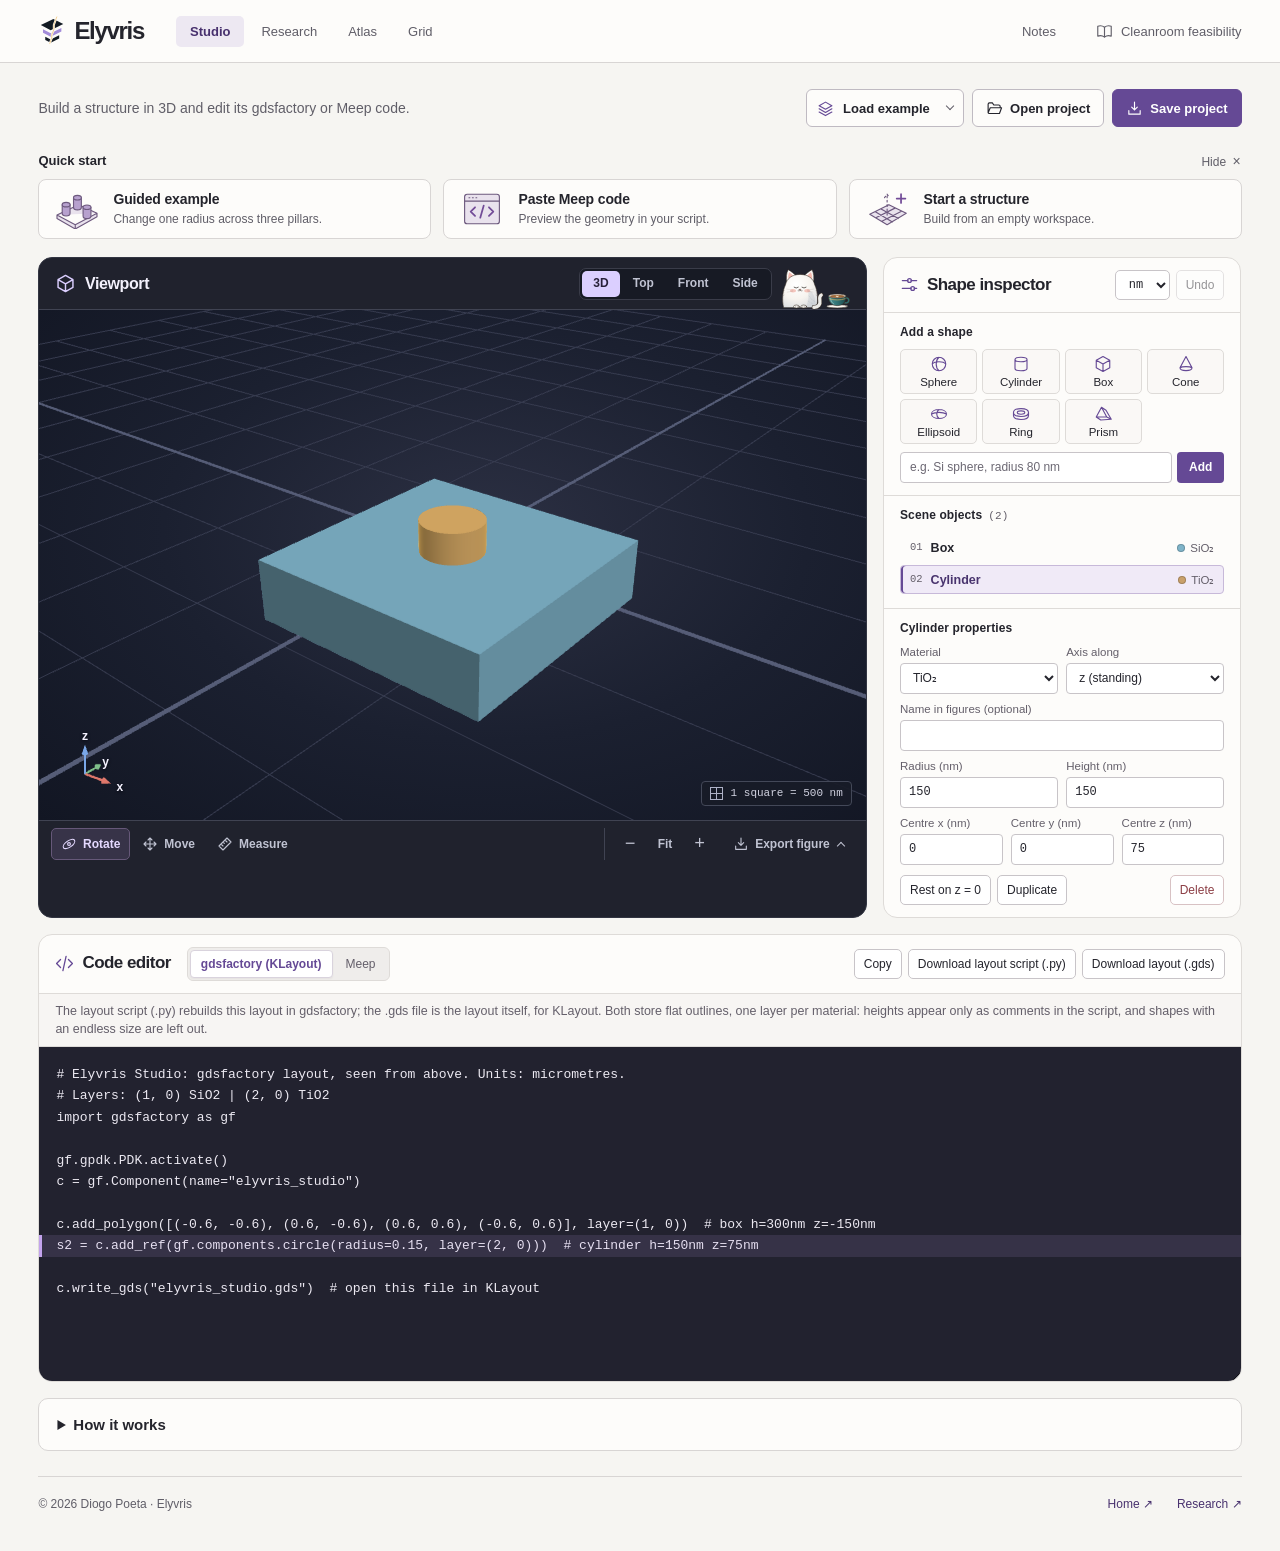
<file: website/studio.html>
<!doctype html>
<html lang="en">
<head>
  <meta charset="utf-8">
  <meta http-equiv="Content-Security-Policy" content="default-src 'self'; script-src 'self'; style-src 'self' 'unsafe-inline'; img-src 'self' data:; connect-src 'self'; font-src 'self'; object-src 'none'; base-uri 'none'; form-action 'none'; upgrade-insecure-requests">
  <meta name="referrer" content="strict-origin-when-cross-origin">
  <meta name="viewport" content="width=device-width, initial-scale=1">
  <title>Studio — Build shapes in 3D, get gdsfactory and Meep code | Elyvris</title>
  <meta name="description" content="Elyvris Studio: add shapes and materials, see them in 3D, and get the matching gdsfactory layout script and Meep geometry. You can also paste code and see what it draws.">
  <meta name="theme-color" content="#f6f5f2">
  <link rel="canonical" href="https://diogo-poeta.github.io/elyvris/studio.html">
  <meta property="og:url" content="https://diogo-poeta.github.io/elyvris/studio.html">
  <meta property="og:title" content="Elyvris Studio">
  <meta property="og:description" content="Build shapes in 3D and get gdsfactory and Meep code.">
  <link rel="icon" href="favicon.svg?v=20" type="image/svg+xml">
  <link rel="manifest" href="studio.webmanifest">
  <link rel="apple-touch-icon" href="assets/app/icon-192.png">
  <link rel="stylesheet" href="styles.css?v=7">
  <link rel="stylesheet" href="brand.css?v=20">
  <link rel="stylesheet" href="studio.css?v=19">
  <script defer src="materials.js?v=6"></script>
  <script defer src="studio-assistant.js?v=2"></script>
  <script defer src="studio-py.js?v=5"></script>
  <script defer src="studio-code.js?v=11"></script>
  <script defer src="studio-gds.js?v=2"></script>
  <script defer src="studio-view3d.js?v=8"></script>
  <script defer src="studio-figure.js?v=2"></script>
  <script defer src="studio.js?v=19"></script>
  <link rel="stylesheet" href="studio-intro.css?v=2">
  <script defer src="studio-intro.js?v=5"></script>
  <link rel="stylesheet" href="studio-companion.css?v=11">
  <script defer src="studio-companion.js?v=5"></script>
  <link rel="stylesheet" href="studio-viewport.css?v=2">
  <link rel="stylesheet" href="studio-inspector.css?v=1">
  <script defer src="studio-app.js?v=1"></script>
  <link rel="stylesheet" href="studio-notes.css?v=1">
  <script defer src="studio-notes.js?v=1"></script>
</head>
<body class="studio-page">
  <a class="skip" href="#main">Skip to content</a>
  <header class="studio-mast">
    <div class="site-header wrap">
    <a class="wordmark" href="index.html" aria-label="Elyvris home"><img src="assets/brand/elyvris-mark.svg" width="40" height="40" alt="" aria-hidden="true">Elyvris</a>
    <nav aria-label="Main navigation"><a href="studio.html" aria-current="page">Studio</a><a href="research.html">Research</a><span class="nav-placeholder" role="link" aria-disabled="true" title="Atlas is in development">Atlas</span><a href="play.html">Grid</a></nav>
    <button type="button" id="notes-open" class="guide-button notes-open" aria-controls="studio-notes" aria-expanded="false">Notes</button>
    <button type="button" id="start-fab" class="guide-button" aria-haspopup="dialog" aria-label="Cleanroom feasibility" title="Cleanroom feasibility">
      <svg aria-hidden="true" viewBox="0 0 24 24"><path d="M12 6v14m0-14C9 3.5 5.5 3.5 2.5 4.5v14c3-1 6.5-1 9.5 1.5 3-2.5 6.5-2.5 9.5-1.5v-14C18.5 3.5 15 3.5 12 6Z"/></svg><span>Cleanroom feasibility</span>
    </button>
    </div>
  </header>

  <main id="main" class="wrap studio-main">
    <div class="studio-head">
      <div>
        <h1 id="studio-title" class="visually-hidden">Studio</h1>
        <p class="studio-lead">Build a structure in 3D and edit its gdsfactory or Meep code.</p>
      </div>
      <div class="head-tools">
        <button type="button" id="app-install" class="app-install" hidden>Install app</button>
        <label class="example-picker">
          <svg aria-hidden="true" viewBox="0 0 24 24"><path d="m3 8 9-5 9 5-9 5Zm0 4.5 9 5 9-5m-18 4.5 9 5 9-5"/></svg>
          <span class="visually-hidden">Load an example structure</span>
          <select id="example">
          <option value="">Load example</option>
          <optgroup label="Simple">
            <option value="film">Thin film on silicon (Fabry–Pérot)</option>
            <option value="disk">Disk on a substrate</option>
            <option value="dimer">Two spheres</option>
            <option value="ring">Ring and waveguide</option>
            <option value="pillars">Pillar array</option>
            <option value="bowtie">Bowtie</option>
          </optgroup>
          <optgroup label="More complex">
            <option value="bragg">Bragg mirror, TiO₂/SiO₂, 370 nm</option>
            <option value="anapole">TiO₂ anapole metasurface on a membrane</option>
            <option value="msc">Silver film with MoS₂ lines (MSc design)</option>
            <option value="coupler">Directional coupler</option>
            <option value="adddrop">Add–drop ring filter</option>
            <option value="phc">Photonic-crystal slab, air holes</option>
          </optgroup>
          <option value="empty">Empty</option>
          </select>
        </label>
        <button type="button" id="project-open" title="Open a .elyvris.json project file">
          <svg aria-hidden="true" viewBox="0 0 24 24"><path d="M3 18V6a2 2 0 0 1 2-2h4l2 3h7a2 2 0 0 1 2 2v2M3 18l3-7h16l-3 8H4Z"/></svg>Open project
        </button>
        <button type="button" id="project-save" title="Download the shapes, code and settings together as a .elyvris.json project">
          <svg aria-hidden="true" viewBox="0 0 24 24"><path d="M12 3v11m-4-4 4 4 4-4M4 15v5h16v-5"/></svg>Save project
        </button>
        <input type="file" id="project-file" accept=".json,application/json" hidden>
      </div>
    </div>
    <p class="project-status" id="project-status" role="status" aria-live="polite" hidden></p>

    <noscript><p class="studio-noscript">JavaScript is needed for the studio.</p></noscript>

    <section class="start-card" id="start-card" aria-labelledby="start-title" hidden>
      <div class="start-head">
        <h2 id="start-title">Quick start</h2>
        <button type="button" class="start-hide" id="start-hide" aria-label="Hide quick start">Hide <span aria-hidden="true">×</span></button>
      </div>
      <div class="start-choices">
        <button type="button" id="start-example">
          <svg class="launch-art" aria-hidden="true" viewBox="0 0 52 46">
            <path class="art-base" d="m3 30 25-12 21 10-25 13Zm0 0v4l21 12 25-14v-4M24 41v5"/>
            <g class="art-object"><path d="M9 18v10c0 4 9 4 9 0V18m4-8v11c0 4 9 4 9 0V10m2 11v10c0 4 9 4 9 0V21"/><ellipse cx="13.5" cy="18" rx="4.5" ry="2.6"/><ellipse cx="26.5" cy="10" rx="4.5" ry="2.6"/><ellipse cx="37.5" cy="21" rx="4.5" ry="2.6"/></g>
          </svg>
          <span class="launch-text"><strong>Guided example</strong><small>Change one radius across three pillars.</small></span>
        </button>
        <button type="button" id="start-paste">
          <svg class="launch-art" aria-hidden="true" viewBox="0 0 52 46">
            <rect class="art-base" x="6" y="6" width="40" height="34" rx="3"/><path d="M6 14h40m-35-4h1m3 0h1m3 0h1"/><path class="art-code" d="m18 21-5 5 5 5m16-10 5 5-5 5m-6-12-4 14"/>
          </svg>
          <span class="launch-text"><strong>Paste Meep code</strong><small>Preview the geometry in your script.</small></span>
        </button>
        <button type="button" id="start-new">
          <svg class="launch-art" aria-hidden="true" viewBox="0 0 52 46">
            <path class="art-base" d="m5 29 22-11 20 10-22 13Zm7 4 22-11m-15 15 22-11m-30 0 20 12m-13-15 20 11"/><path class="art-axis" d="M25 30V6m-3 4 3-4 3 4"/><path class="art-code" d="M36 11h10m-5-5v10"/>
          </svg>
          <span class="launch-text"><strong>Start a structure</strong><small>Build from an empty workspace.</small></span>
        </button>
      </div>
    </section>

    <section class="tour" id="tour" aria-labelledby="tour-title" data-step="1" hidden>
      <div class="start-head">
        <h2 id="tour-title">The example in four steps</h2>
        <button type="button" class="start-hide" id="tour-close">Close</button>
      </div>
      <ol class="tour-steps">
        <li><strong>Select a pillar.</strong> Click one in the 3D view or in the shape list (the first one is already selected).</li>
        <li><strong>Change its radius</strong> in the shape's form (the Radius field), for example to 120 nm.</li>
        <li><strong>Look at the code.</strong> The Studio changed only the number in <code>r = …</code><span id="tour-r"></span>, so all three pillars changed. Click in the code box when you have seen it.</li>
        <li><strong>Save the project</strong> with “Save project” at the top. “Open project” reads the file back, in this or another browser.</li>
      </ol>
      <p class="tour-now" id="tour-now" role="status" aria-live="polite"></p>
      <button type="button" class="start-link" id="tour-skip">Skip this step</button>
    </section>

    <div class="studio-grid" id="studio">
      <section class="panel viewer" aria-label="3D view">
        <div class="viewport-head">
          <h2>
            <svg class="viewport-icon" viewBox="0 0 24 24" aria-hidden="true"><path d="m12 2.7 8.5 4.8v9L12 21.3l-8.5-4.8v-9zM3.5 7.5l8.5 5 8.5-5M12 12.5v8.8"/></svg>
            Viewport
          </h2>
          <div class="stage-top view-directions" role="group" aria-label="View direction">
            <button type="button" data-view="3d" aria-pressed="true">3D</button>
            <button type="button" data-view="top" aria-pressed="false">Top</button>
            <button type="button" data-view="front" aria-pressed="false">Front</button>
            <button type="button" data-view="side" aria-pressed="false">Side</button>
          </div>
        </div>
        <div class="stage" id="stage">
          <canvas id="view3d" tabindex="0" aria-label="3D view of the shapes. Drag or use the arrow keys to rotate, pinch or scroll to zoom, click a shape to select it."></canvas>
          <div class="stage-labels" id="view-labels" aria-hidden="true"></div>
          <p class="stage-scale" id="stage-scale"></p>
          <p class="stage-fallback" id="stage-fallback" hidden>The 3D view needs WebGL, which this browser does not provide. The shape list and code still work.</p>
        </div>
        <p class="stage-measure" id="stage-measure" role="status" aria-live="polite" hidden></p>
        <div class="stage-bottom viewport-tools">
          <div class="viewport-modes" role="group" aria-label="Interaction mode">
            <button type="button" id="mode-orbit" aria-pressed="true" aria-label="Rotate view" title="Rotate view">
              <svg class="viewport-icon" viewBox="0 0 24 24" aria-hidden="true"><ellipse cx="12" cy="12" rx="10" ry="4.8" transform="rotate(-35 12 12)"/><circle cx="12" cy="12" r="2.1"/></svg>
              Rotate
            </button>
            <button type="button" id="mode-move" aria-pressed="false" aria-label="Move shape" title="Move shape">
              <svg class="viewport-icon" viewBox="0 0 24 24" aria-hidden="true"><path d="M12 3v18M3 12h18M9 6l3-3 3 3M18 9l3 3-3 3M9 18l3 3 3-3M6 9l-3 3 3 3"/></svg>
              Move
            </button>
            <button type="button" id="mode-measure" aria-pressed="false">
              <svg class="viewport-icon" viewBox="0 0 24 24" aria-hidden="true"><path d="m3 15 12-12 6 6L9 21zM12 6l3 3M9 9l2 2M6 12l3 3"/></svg>
              Measure
            </button>
          </div>
          <div class="viewport-zoom" role="group" aria-label="Zoom">
            <button type="button" id="view-zoom-out" aria-label="Zoom out">−</button>
            <button type="button" id="view-fit" title="Fit geometry in view">Fit</button>
            <button type="button" id="view-zoom-in" aria-label="Zoom in">+</button>
          </div>
          <button type="button" id="view-setup" aria-pressed="true" title="Show or hide the simulation cell and its boundary layers, read from your Meep code" hidden>Setup</button>
          <details class="viewport-figure">
            <summary>
              <svg class="viewport-icon" viewBox="0 0 24 24" aria-hidden="true"><path d="M12 3v11m-4-4 4 4 4-4M4 15v5h16v-5"/></svg>
              Export figure
            </summary>
            <div class="figure-options">
              <label for="figure-size">Figure width</label>
              <select id="figure-size">
                <option value="1000">1 column · 1000 px</option>
                <option value="2000" selected>2 columns · 2000 px</option>
              </select>
              <label for="figure-background">Background</label>
              <select id="figure-background">
                <option value="paper" selected>White paper</option>
                <option value="screen">As on screen (dark, with grid)</option>
                <option value="none">Transparent</option>
              </select>
              <label class="figure-check"><input type="checkbox" id="figure-marks"> Names and sizes on the shapes</label>
              <button type="button" id="figure-save">Save figure</button>
            </div>
          </details>
        </div>
      </section>

      <section class="panel build" aria-labelledby="build-title">
        <div class="panel-top">
          <h2 id="build-title"><svg class="panel-symbol" aria-hidden="true" viewBox="0 0 24 24"><path d="M3 7h7m4 0h7M3 17h11m4 0h3"/><circle cx="12" cy="7" r="2.4"/><circle cx="16" cy="17" r="2.4"/></svg>Shape inspector</h2>
          <div class="panel-tools">
            <label for="unit" class="visually-hidden">Length unit</label>
            <select id="unit"><option value="nm">nm</option><option value="um">µm</option></select>
            <button type="button" id="undo" disabled>Undo</button>
          </div>
        </div>
        <div class="inspector-block">
          <h3 class="inspector-label" id="add-heading">Add a shape</h3>
          <div class="add-row" id="add-row" role="group" aria-labelledby="add-heading"></div>
          <form class="say-form" id="say-form" autocomplete="off">
            <label class="visually-hidden" for="say-input">Add a shape with words</label>
            <input id="say-input" type="text" maxlength="300" placeholder="e.g. Si sphere, radius 80 nm" enterkeyhint="done">
            <button type="submit">Add</button>
          </form>
          <p class="say-status" id="say-status" role="status" aria-live="polite"></p>
        </div>
        <div class="inspector-block">
          <h3 class="inspector-label">Scene objects <span id="object-count"></span></h3>
          <ul class="shape-list" id="shape-list" aria-label="Shapes in the design"></ul>
        </div>
        <form class="shape-form" id="shape-form" novalidate></form>
      </section>

      <section class="panel code" aria-labelledby="code-title">
        <div class="panel-top">
          <h2 id="code-title"><svg class="panel-symbol" aria-hidden="true" viewBox="0 0 24 24"><path d="m7 7-5 5 5 5m10-10 5 5-5 5m-3-14-4 18"/></svg>Code editor</h2>
          <div class="tabs" role="tablist" aria-label="Code">
            <button type="button" role="tab" id="tab-gds" aria-selected="true" aria-controls="code-panel">gdsfactory (KLayout)</button>
            <button type="button" role="tab" id="tab-meep" aria-selected="false" aria-controls="code-panel" tabindex="-1">Meep</button>
          </div>
          <div class="panel-tools code-tools">
            <label class="meep-only" id="index-label" hidden>Index at <input id="index-wavelength" type="number" min="1" step="any" value="633" aria-label="Wavelength for the material index, in nanometres"> nm</label>
            <label class="meep-only" id="scale-label" hidden>1 Meep unit = <input id="meep-scale" type="number" min="0.000001" step="any" value="1" aria-label="Meep length unit, in micrometres"> µm</label>
            <button type="button" id="code-restore" hidden>Bring back my code</button>
            <button type="button" id="code-copy">Copy</button>
            <button type="button" id="code-download">Download layout script (.py)</button>
            <button type="button" id="gds-download" title="The layout file itself (GDSII), for KLayout or a mask shop: flat outlines, one layer per material, no heights">Download layout (.gds)</button>
          </div>
        </div>
        <div role="tabpanel" id="code-panel" aria-labelledby="tab-gds">
          <p class="tab-hint" id="tab-hint"></p>
          <label class="visually-hidden" for="code-area">Code. Edit it to change the shapes.</label>
          <div class="code-wrap">
            <textarea id="code-area" spellcheck="false" autocapitalize="off" autocomplete="off" rows="14"></textarea>
            <div class="code-band" id="code-band" aria-hidden="true" hidden></div>
          </div>
          <p class="code-status" id="code-status" role="status" aria-live="polite"></p>
          <div class="code-coverage" id="code-coverage" hidden></div>
        </div>
      </section>
    </div>

    <details class="studio-help">
      <summary>How it works</summary>
      <ul>
        <li><strong>Build.</strong> Add shapes with the buttons or a sentence, then edit the numbers. Click a shape to select it.</li>
        <li><strong>Code.</strong> Shapes and code follow each other both ways. The page reads a limited part of Python and lists the lines it could not use. If the Studio rewrites your code, “Bring back my code” restores it.</li>
        <li><strong>gdsfactory and .gds.</strong> Top view, one layer per material; heights are kept as comments. The .gds file opens in KLayout without Python (1 nm grid; round outlines have 144 corners).</li>
        <li><strong>Meep.</strong> The <code>geometry</code> list, with constant indices at the wavelength you choose. The cell, PML, sources and flux planes in your code are drawn as outlines and arrows.</li>
        <li><strong>Measure.</strong> Click two points. It is a distance in the drawing, not a simulated quantity. Esc clears it.</li>
        <li><strong>Figure.</strong> “Export figure” saves a PNG for print at 300 dpi (1000 px = one journal column), with optional names and sizes. The scale bar appears only in the Top, Front and Side views.</li>
        <li><strong>Projects and offline use.</strong> “Save project” downloads a <code>.elyvris.json</code> file; “Open project” reads it back. After one visit the Studio works offline and can be installed as an app. No account: your designs stay on this computer.</li>
        <li><strong>No simulation here.</strong> This page only draws. Run the code on your own computer.</li>
        <li><strong>Start options.</strong> <button type="button" class="start-link" id="start-again">Show the start options again</button>.</li>
      </ul>
      <p class="help-commands">Read in code. Meep: <code>Sphere</code>, <code>Cylinder</code>, <code>Block</code>, <code>Cone</code>, <code>Ellipsoid</code>, <code>Prism</code>, <code>Medium(index=…)</code>, variables, <code>for</code>, <code>if</code>, lists, simple <code>def</code> functions, basic <code>math</code>/<code>numpy</code>. gdsfactory: <code>circle</code>, <code>rectangle</code>, <code>ellipse</code>, <code>ring</code>, <code>straight</code>, <code>add_ref</code>, <code>move</code>, <code>add_polygon</code>.</p>
    </details>

    <footer class="studio-footer"><span>© 2026 Diogo Poeta · Elyvris</span><a href="index.html">Home ↗</a><a href="research.html">Research ↗</a></footer>
  </main>
  <section id="studio-notes" class="studio-notes" aria-label="Notes" hidden>
    <div class="studio-notes-bar">
      <button type="button" id="notes-handle" class="notes-handle" aria-label="Notes. Drag to move, or use arrow keys.">Notes</button>
      <button type="button" id="notes-close" class="notes-close" aria-label="Close notes" title="Close notes">&times;</button>
    </div>
    <iframe id="notes-frame" title="Notes editor" allow="fullscreen"></iframe>
  </section>
</body>
</html>
</file>
<file: website/home.css>
:root {
  --paper: #F5F2EB;
  --paper-2: #ECE7DC;
  --ink: #14191F;
  --ink-2: #3A4049;
  --muted: #646A73;
  --rule: #D8D2C6;
  --amber: #E3A646;
  --amber-ink: #8A5A10;      /* amber dark enough to read as text on paper */
  --stage: #11161C;
  --stage-line: #E9E4D8;
  --serif: "Iowan Old Style", "Palatino Linotype", Palatino, "Book Antiqua", Georgia, serif;
  --sans: "Segoe UI", system-ui, -apple-system, "Helvetica Neue", Arial, sans-serif;
  --wrap: 1120px;
  color-scheme: light;
}

* { box-sizing: border-box; }
html { -webkit-text-size-adjust: 100%; }
body {
  margin: 0;
  background: var(--paper);
  color: var(--ink);
  font: 17px/1.6 var(--sans);
  text-rendering: optimizeLegibility;
}
img, svg { display: block; max-width: 100%; }
a { color: inherit; text-decoration-color: var(--amber); text-decoration-thickness: 1.5px; text-underline-offset: 3px; }
a:hover { color: var(--amber-ink); }
:focus-visible { outline: 2px solid var(--amber-ink); outline-offset: 3px; border-radius: 2px; }

.wrap { width: min(var(--wrap), 100% - 32px); margin-inline: auto; }
.skip { position: absolute; left: -999px; top: 8px; background: var(--ink); color: var(--paper); padding: 8px 12px; z-index: 10; }
.skip:focus { left: 8px; }

/* Header */
.top { display: flex; align-items: center; justify-content: space-between; gap: 16px; padding: 22px 0; border-bottom: 1px solid var(--rule); }
.brand { display: inline-flex; align-items: center; gap: 10px; font: 600 21px/1 var(--serif); letter-spacing: .01em; text-decoration: none; }
.brand img { width: 30px; height: auto; }
.top nav { display: flex; gap: 26px; font-size: 15px; }
.top nav a { text-decoration: none; color: var(--ink-2); }
.top nav a:hover { color: var(--ink); text-decoration: underline; text-decoration-color: var(--amber); }
.top nav .nav-placeholder { color: var(--muted); cursor: default; }

/* Accessible page heading without a visible hero title. */
.visually-hidden { position: absolute; width: 1px; height: 1px; padding: 0; margin: -1px; overflow: hidden; clip-path: inset(50%); white-space: nowrap; border: 0; }

/* Hero */
.hero { display: grid; grid-template-columns: 1.25fr .75fr; gap: 64px; align-items: center; padding: 88px 0 72px; }
h1, h2, h3 { font-family: var(--serif); font-weight: 500; letter-spacing: -.005em; }
.hero h1 { font-size: clamp(46px, 7vw, 84px); line-height: 1.02; margin: 0 0 26px; }
.lede { font-size: 20px; line-height: 1.55; color: var(--ink-2); max-width: 34em; margin: 0 0 36px; }

.tour-tile {
  display: inline-flex; align-items: center; gap: 16px; padding: 12px 22px 12px 12px;
  background: var(--ink); color: var(--paper); border: 0; border-radius: 999px;
  font: inherit; text-align: left; cursor: pointer;
  box-shadow: 0 1px 0 rgba(0,0,0,.04), 0 10px 30px -14px rgba(20,25,31,.55);
  transition: transform .2s ease, box-shadow .2s ease;
}
.tour-tile:hover { transform: translateY(-1px); box-shadow: 0 14px 34px -14px rgba(20,25,31,.65); }
.tour-tile-art svg { width: 56px; height: 56px; }
.tile-ring { fill: none; stroke: rgba(245,242,235,.25); stroke-width: 1.5; }
.tile-wave { fill: none; stroke: var(--amber); stroke-width: 2; stroke-linecap: round; opacity: .55; stroke-dasharray: 6 4; animation: tile-flow 2.4s linear infinite; }
.tile-play { fill: var(--paper); }
@keyframes tile-flow { to { stroke-dashoffset: -20; } }
.tour-tile-text { display: grid; gap: 2px; }
.tour-tile-text strong { font: 500 19px/1.2 var(--serif); }
.tour-tile-text span { font-size: 14px; color: rgba(245,242,235,.72); }

.hero-mark { margin: 0; }
.hero-mark img { width: min(300px, 100%); margin: 0 auto 28px; }
.hero-mark figcaption { font-size: 14px; line-height: 1.55; color: var(--muted); border-top: 1px solid var(--rule); padding-top: 14px; }
.hero-mark figcaption strong { color: var(--ink); font-weight: 600; }

/* Section titles */
.section-title { font-size: 30px; margin: 0 0 28px; padding-top: 22px; border-top: 1px solid var(--ink); }

/* Where to go: two boxes under the hero, in the same style as the Research cards */
.ways { padding: 8px 0 72px; }
.ways ul { list-style: none; margin: 0; padding: 0; display: grid; grid-template-columns: repeat(2, minmax(0, 1fr)); gap: 16px; }
.ways a { display: flex; align-items: center; padding: 26px 28px; background: var(--paper-2); border-top: 3px solid var(--amber); border-radius: 0 0 8px 8px; text-decoration: none; color: var(--ink); transition: background .2s; }
.ways a:hover, .ways a:focus-visible { background: #E4DDCE; }
.way-title { font: 500 clamp(28px, 3.2vw, 38px)/1.1 var(--serif); }
.way-title::after { content: " →"; color: var(--amber); font-size: .7em; }
.ways a:hover .way-title, .ways a:focus-visible .way-title { text-decoration: underline; text-decoration-color: var(--amber); text-decoration-thickness: 2px; text-underline-offset: 6px; }

.arrow { font-weight: 600; }
.arrow::after { content: " →"; }

/* Footer */
.foot { background: var(--ink); color: var(--paper); padding: 56px 0 28px; }
.foot-grid { display: flex; flex-wrap: wrap; justify-content: space-between; gap: 28px; padding-bottom: 36px; border-bottom: 1px solid rgba(245,242,235,.16); }
.foot-name { font: 500 30px/1.1 var(--serif); margin: 0 0 6px; }
.foot-role { margin: 0; color: rgba(245,242,235,.7); }
.foot-links { display: flex; flex-wrap: wrap; gap: 10px 26px; align-items: flex-start; }
.foot-links a { color: var(--paper); text-decoration-color: rgba(227,166,70,.7); }
.foot-links a:hover { color: var(--amber); }
.foot-small { display: grid; grid-template-columns: minmax(0, 1fr) minmax(0, 1fr) auto; align-items: start; gap: 12px 24px; padding-top: 18px; font-size: 13px; color: rgba(245,242,235,.55); }
.credits summary { cursor: pointer; list-style: none; }
.credits summary::-webkit-details-marker { display: none; }
.credits summary:hover { color: rgba(245,242,235,.85); }
.credits p { max-width: 40em; margin: 10px 0 0; line-height: 1.55; color: rgba(245,242,235,.75); }
.letters summary { letter-spacing: .08em; }
.letters b { color: var(--amber); font-weight: 600; }
.foot-small > p { margin: 0; }
@media (max-width: 760px) {
  .foot-small { grid-template-columns: 1fr; }
}

/* Tour dialog */
.tour {
  width: min(960px, 100vw - 24px); max-height: calc(100dvh - 24px); padding: 0; border: 0; border-radius: 14px;
  background: var(--stage); color: var(--stage-line); overflow: auto;
  box-shadow: 0 40px 120px -30px rgba(0,0,0,.6);
}
.tour::backdrop { background: rgba(17,22,28,.62); backdrop-filter: blur(3px); }
.tour[open] { animation: tour-open .45s cubic-bezier(.2,.8,.2,1); }
@keyframes tour-open { from { opacity: 0; transform: translateY(14px) scale(.97); } }
.tour-head { display: flex; justify-content: space-between; align-items: center; padding: 14px 18px 0 22px; }
.tour-head p { margin: 0; font-size: 13px; letter-spacing: .02em; color: rgba(233,228,216,.6); }
.tour-close { background: none; border: 0; color: var(--stage-line); font-size: 28px; line-height: 1; cursor: pointer; padding: 4px 8px; }
.tour-stage { padding: 4px 18px 0; }
.tour-stage svg { width: 100%; height: auto; aspect-ratio: 800 / 420; max-height: calc(100dvh - 370px); min-height: 150px; margin: 0 auto; }
.tour-caption { padding: 6px 28px 4px; min-height: 172px; }
.tour-count { margin: 0 0 4px; font-size: 13px; color: rgba(233,228,216,.55); }
.tour-caption h2 { font-size: 28px; margin: 0 0 8px; color: #fff; }
.tour-caption p { margin: 0; max-width: 46em; line-height: 1.6; color: rgba(233,228,216,.85); }
.tour-actions[hidden] { display: none; }
.tour-actions { display: flex; flex-wrap: wrap; gap: 12px; margin-top: 16px !important; }
.button { display: inline-block; padding: 10px 18px; border-radius: 999px; background: var(--amber); color: var(--ink); text-decoration: none; font-weight: 600; font-size: 15px; }
.button:hover { color: var(--ink); background: #F0B85C; }
.button-quiet { background: transparent; color: var(--stage-line); box-shadow: inset 0 0 0 1px rgba(233,228,216,.4); }
.button-quiet:hover { background: rgba(233,228,216,.08); color: #fff; }
.tour-controls { display: flex; align-items: center; gap: 6px; padding: 12px 22px 20px; }
.tour-controls button { width: 38px; height: 38px; border-radius: 50%; border: 1px solid rgba(233,228,216,.28); background: transparent; color: var(--stage-line); font-size: 16px; cursor: pointer; }
.tour-controls button:hover { border-color: var(--amber); color: var(--amber); }
.tour-progress { flex: 1; display: flex; gap: 6px; margin-left: 12px; }
.tour-progress span { flex: 1; height: 3px; border-radius: 2px; background: rgba(233,228,216,.18); overflow: hidden; cursor: pointer; }
.tour-progress i { display: block; height: 100%; width: 0; background: var(--amber); }

/* Tour drawing classes (SVG) */
.t-label { fill: rgba(233,228,216,.85); font: 15px var(--sans); }
.t-small { fill: rgba(233,228,216,.6); font: 13px var(--sans); }
.t-sym { fill: #fff; font: italic 22px var(--serif); }
.t-wave { fill: none; stroke: var(--amber); stroke-width: 3; stroke-linecap: round; stroke-linejoin: round; }
.t-wave-2 { fill: none; stroke: #8FB7D9; stroke-width: 2.2; }
.t-wave-sum { fill: none; stroke: #fff; stroke-width: 2.6; }
.t-line { fill: none; stroke: rgba(233,228,216,.55); stroke-width: 1.2; }
.t-dash { fill: none; stroke: rgba(233,228,216,.35); stroke-width: 1; stroke-dasharray: 4 5; }
.t-slab { fill: rgba(233,228,216,.1); stroke: rgba(233,228,216,.45); stroke-width: 1; }
.t-sub { fill: rgba(233,228,216,.05); stroke: rgba(233,228,216,.25); stroke-width: 1; }

/* Phones and small tablets */
@media (max-width: 860px) {
  .hero { grid-template-columns: 1fr; gap: 40px; padding: 48px 0 40px; }
  .hero-mark img { width: 180px; margin-left: 0; }
  .top nav { gap: 16px; }
}
@media (max-width: 520px) {
  .top { flex-wrap: wrap; }
  body { font-size: 16px; }
  .lede { font-size: 18px; }
  .ways ul { grid-template-columns: 1fr; gap: 12px; }
  .ways a { padding: 20px 22px; }
  .tour-tile { border-radius: 18px; padding-right: 16px; }
  .tour-caption { padding: 4px 18px; min-height: 230px; }
  .tour-caption h2 { font-size: 23px; }
  .tour-stage { padding: 0 6px; }
  .tour-controls { padding: 10px 14px 16px; }
}
@media (prefers-reduced-motion: reduce) {
  .tile-wave { animation: none; }
  .tour[open] { animation: none; }
  .tour-tile { transition: none; }
}
</file>
<file: website/intro-loader.css>
.ey-loader {
  --ld-night: #0B1016;
  --ld-on-dark: #EDE8DC;
  --ld-on-dark-2: rgba(237, 232, 220, .66);
  --ld-mono: ui-monospace, "Cascadia Mono", "SF Mono", Consolas, "Courier New", monospace;
  --ld-ease-io: cubic-bezier(.76, 0, .24, 1);
  position: fixed; inset: 0; z-index: 2000;
  display: grid; place-items: center; align-content: center; gap: 22px;
  background: var(--ld-night); color: var(--ld-on-dark);
  animation: ld-out .75s var(--ld-ease-io) 1.15s both;
}
.ey-loader::after {
  content: ""; position: absolute; left: 0; right: 0; bottom: 0; height: 2px;
  background: linear-gradient(90deg, #6A4D95 0%, #A38CD9 18%, #79A9D8 36%, #7CCFB0 54%, #EFB653 74%, #E2734B 100%);
}
@keyframes ld-out { to { clip-path: inset(0 0 100% 0); visibility: hidden; } }

.ld-art { width: min(560px, 82vw); height: auto; overflow: visible; }
.ld-art path { fill: none; stroke-linecap: round; }
.ld-beam { stroke: #fff; stroke-width: 2.4; stroke-linejoin: round; stroke-dasharray: 340; stroke-dashoffset: 340; animation: ld-draw .45s cubic-bezier(.6, 0, .4, 1) .05s forwards; }
.ld-prism { stroke: rgba(237, 232, 220, .8); stroke-width: 1.6; stroke-linejoin: round; stroke-dasharray: 330; stroke-dashoffset: 330; animation: ld-draw .5s ease .2s forwards; }
.ld-fan path { stroke-width: 2.4; stroke-dasharray: 300; stroke-dashoffset: 300; animation: ld-draw .55s cubic-bezier(.2, .7, .2, 1) forwards; animation-delay: calc(.5s + var(--k) * 40ms); }
.ld-fan path:nth-child(1) { --k: 0; stroke: #E2734B; }
.ld-fan path:nth-child(2) { --k: 1; stroke: #EFB653; }
.ld-fan path:nth-child(3) { --k: 2; stroke: #7CCFB0; }
.ld-fan path:nth-child(4) { --k: 3; stroke: #79A9D8; }
.ld-fan path:nth-child(5) { --k: 4; stroke: #A38CD9; }
.ld-fan path:nth-child(6) { --k: 5; stroke: #6A4D95; }
@keyframes ld-draw { to { stroke-dashoffset: 0; } }

@property --ld-n { syntax: "<integer>"; inherits: false; initial-value: 0; }
.ld-count { margin: 0; display: flex; gap: 16px; font: 500 13px/1 var(--ld-mono); letter-spacing: .14em; text-transform: uppercase; color: var(--ld-on-dark-2); }
.ld-count b { font-weight: 500; color: var(--ld-on-dark); min-width: 4ch; text-align: right; counter-reset: ld var(--ld-n); animation: ld-count 1.1s cubic-bezier(.3, 0, .2, 1) forwards; }
.ld-count b::after { content: counter(ld) "%"; }
@keyframes ld-count { to { --ld-n: 100; } }

.ey-seen .ey-loader { display: none; }
.ey-intro:not(.ey-done) .hero-mark img { visibility: hidden; }
@media (prefers-reduced-motion: reduce) { .ey-loader { display: none; } }
</file>
<file: website/styles.css>
:root{--paper:#f4f3ed;--ink:#19251f;--muted:#5d665e;--line:#d5d8cc;--lime:#d8f58a;--dark:#19372f;--serif:Georgia,'Times New Roman',serif}*{box-sizing:border-box}html{scroll-behavior:smooth;scroll-padding-top:30px}body{margin:0;background:var(--paper);color:var(--ink);font-family:Arial,Helvetica,sans-serif;-webkit-font-smoothing:antialiased}a{color:inherit;text-decoration:none}a:focus-visible,summary:focus-visible,button:focus-visible{outline:3px solid #688c28;outline-offset:5px}a:hover{text-decoration:underline;text-underline-offset:5px}::selection{background:var(--lime);color:var(--ink)}.wrap{max-width:1280px;width:calc(100% - 112px);margin:auto}.skip{position:absolute;left:20px;top:-70px;padding:14px;background:var(--lime);z-index:10}.skip:focus{top:10px}.site-header{height:106px;display:flex;justify-content:space-between;align-items:center;border-bottom:1px solid var(--line)}.wordmark{font-size:35px;font-weight:bold;letter-spacing:-3px}.wordmark span{color:#6a852f}.site-header nav{display:flex;gap:35px;align-items:center;font-size:13px}.nav-contact{padding:12px 17px;border:1px solid #aab4a6;border-radius:3px}.hero{display:grid;grid-template-columns:1.07fr 1fr;gap:54px;padding-top:64px;padding-bottom:65px;align-items:center}.eyebrow{font-family:Arial,Helvetica,sans-serif;font-size:10px;font-weight:600;letter-spacing:1.6px;line-height:1.8;margin:0 0 28px;display:flex;align-items:center;gap:10px}.dot{width:7px;height:7px;background:#728e3d;border-radius:100%;display:inline-block;flex-shrink:0}h1{font-family:var(--serif);font-weight:400;letter-spacing:-8px;font-size:clamp(82px,8.7vw,130px);line-height:.9;margin:0 0 32px}.period{color:#78963d}.hero-statement{font-family:var(--serif);font-size:clamp(23px,2.5vw,34px);line-height:1.18;margin:0 0 21px;letter-spacing:-.8px}em{font-weight:400}.hero-description{font-size:15px;line-height:1.8;max-width:430px;color:var(--muted);margin-bottom:26px}.button{display:inline-flex;align-items:center;justify-content:space-between;gap:32px;padding:16px 21px;font-size:12px;border-radius:3px;transition:background .2s,transform .2s}.button:hover{text-decoration:none;transform:translateY(-2px)}.primary{background:var(--ink);color:var(--paper)}.primary:hover{background:#31513c}.field-art{margin:0;background:var(--dark);border-radius:180px 180px 4px 4px;overflow:hidden;color:#dbe5cf;position:relative;align-self:stretch;min-height:570px;display:flex;flex-direction:column;justify-content:center}.figure-top{position:absolute;top:61px;left:15%;right:15%;display:flex;justify-content:space-between;font-family:monospace;font-size:8px;letter-spacing:1px}.field-art svg{display:block;width:100%;max-height:565px}.field-art figcaption{position:absolute;bottom:23px;left:25px;right:25px;display:flex;gap:20px;justify-content:space-between;font-size:8px;line-height:1.5}.field-art figcaption span:first-child{letter-spacing:1px}.field-art figcaption span:last-child{opacity:.7;text-align:right}.discipline-strip{border-top:1px solid var(--line);border-bottom:1px solid var(--line)}.discipline-strip .wrap{display:flex;justify-content:space-between;align-items:center;padding:24px 0;gap:20px;font-size:10px;letter-spacing:1.5px}.discipline-strip span:nth-child(even){font-size:23px;color:#71823a}.section{padding-top:104px;padding-bottom:104px}h2{font-size:clamp(34px,3.7vw,54px);font-family:var(--serif);font-weight:400;line-height:1.08;letter-spacing:-1.8px;margin:0}h2 em{color:#617346}.research{display:grid;grid-template-columns:.9fr 1.1fr;gap:80px}.section-intro>p:last-child{color:var(--muted);font-size:14px;line-height:1.9;max-width:350px;margin-top:25px}.research-list article{display:flex;gap:20px;padding:24px 0;border-top:1px solid var(--line)}.research-list article:last-child{border-bottom:1px solid var(--line)}.number{font-family:monospace;font-size:11px;color:#6a795b;padding-top:4px}.research-list h3{font-size:19px;font-weight:500;line-height:1.3;margin:0 0 14px;letter-spacing:-.3px}.research-list p{font-size:13px;line-height:1.8;color:var(--muted);margin:0 0 12px}.research-list .methods{font-size:10px;margin:0;color:#536c43}.research-symbol{font-family:var(--serif);font-size:38px;line-height:1;color:#6c843d;width:40px;flex-shrink:0}.publications{background:#e9ece2}.section-heading{display:flex;justify-content:space-between;gap:25px;align-items:end}.text-link{font-size:12px;display:inline-block;border-bottom:1px solid var(--ink);padding-bottom:6px;line-height:1.5}.text-link:hover{text-decoration:none;border-color:#7c9549;color:#526c2c}.section-note{color:var(--muted);font-size:14px;line-height:1.8;margin:25px 0 34px}.publication-list{padding:0;margin:0;list-style:none}.publication-list>li{display:grid;grid-template-columns:210px 1fr;gap:30px;padding:29px 0;border-top:1px solid #c8cfc0}.publication-list>li:last-child{border-bottom:1px solid #c8cfc0}.pub-meta{display:flex;flex-direction:column;gap:14px;font-size:9px;letter-spacing:1.2px;line-height:1.8;padding-right:20px}.pub-meta span:first-child{font-family:var(--serif);font-size:30px;letter-spacing:-1px;line-height:1}.pub-content h3{font-size:20px;line-height:1.45;font-weight:500;letter-spacing:-.35px;margin:0 0 15px;max-width:870px}.pub-content h3 span{font-size:17px;color:#70883b;white-space:nowrap}.authors,.citation{font-size:11px;color:#5b6556;line-height:1.8;margin:4px 0}.authors strong{font-weight:600;color:var(--ink)}details{margin-top:16px}summary{width:fit-content;cursor:pointer;font-size:11px;color:#3c5635;line-height:1.8}details p{max-width:690px;font-size:13px;color:var(--muted);line-height:1.8;padding-left:14px;border-left:2px solid #8da264}.about{display:grid;grid-template-columns:1.1fr .9fr;gap:130px}.about-copy>p:not(.eyebrow){font-size:14px;line-height:1.9;color:var(--muted);margin:24px 0;max-width:510px}.timeline>h3{font-size:11px;text-transform:uppercase;letter-spacing:1.5px;margin:6px 0 28px}.timeline>div{position:relative;border-left:1px solid #bbc5ad;padding:0 0 30px 25px}.timeline>div:before{content:'';width:7px;height:7px;background:#748947;border-radius:50%;position:absolute;left:-4px;top:3px}.timeline>div:last-child{padding-bottom:0}.timeline span{font-family:monospace;font-size:10px;color:#6f7d5f}.timeline h4{font-size:17px;font-weight:500;margin:11px 0 8px;line-height:1.4}.timeline p{font-size:12px;color:var(--muted);line-height:1.8;margin:0}.contact{background:var(--dark);color:#eff2e6;padding-top:75px}.contact .eyebrow{color:#bac8aa}.contact-row{display:flex;justify-content:space-between;align-items:center;gap:40px;padding-bottom:75px}.contact h2{font-size:clamp(48px,5.8vw,82px);letter-spacing:-2px}.contact h2 em{color:var(--lime)}.contact-row>div{min-width:300px}.contact-row p{font-size:14px;line-height:1.8;color:#c3cec0;margin:0 0 24px}.light{background:var(--lime);color:var(--ink)}.light:hover{background:#e7ffb3}.contact-scholar{display:block;font-size:12px;margin-top:24px;width:fit-content}footer{border-top:1px solid #456052;display:flex;justify-content:space-between;align-items:center;gap:25px;padding:27px 0;font-size:10px;color:#bcc9b8}footer a{color:#eff2e6}@media(min-width:1500px){.hero{gap:95px}.field-art{min-height:610px}}@media(max-width:1000px){.wrap{width:calc(100% - 64px)}.hero{gap:28px}.field-art{min-height:510px}.research{gap:40px}.about{gap:60px}.publication-list>li{grid-template-columns:160px 1fr}h1{letter-spacing:-5px}.figure-top{top:50px}.eyebrow{font-size:9px}}@media(max-width:700px){.wrap{width:calc(100% - 40px)}.site-header{height:80px}.wordmark{font-size:30px}.site-header nav{gap:17px;font-size:11px}.nav-contact{padding:9px 11px}.site-header nav>a:nth-child(3){display:none}.hero{grid-template-columns:1fr;padding-top:42px;padding-bottom:36px;gap:37px}.hero h1{font-size:100px;letter-spacing:-6px}.hero .eyebrow{font-size:9px;letter-spacing:1px;margin-bottom:25px}.hero-statement{font-size:29px}.hero-description{max-width:100%;font-size:14px}.field-art{min-height:0;height:450px;border-radius:170px 170px 4px 4px}.field-art svg{height:440px}.figure-top{top:40px}.field-art figcaption{bottom:16px;font-size:7px}.discipline-strip .wrap{font-size:8px;letter-spacing:.7px;gap:12px;flex-wrap:wrap;justify-content:center;padding:18px 0}.discipline-strip span:nth-child(even){font-size:15px}.section{padding-top:65px;padding-bottom:65px}.research,.about{grid-template-columns:1fr;gap:30px}.section-intro>p:last-child{max-width:100%}h2{font-size:37px;letter-spacing:-1.3px}.research-list h3{font-size:18px}.research-list article{gap:15px}.research-symbol{font-size:30px;width:25px}.section-heading{display:block}.section-heading .text-link{margin-top:24px}.section-note{font-size:13px;margin-top:20px}.publication-list>li{grid-template-columns:1fr;gap:16px;padding:27px 0}.pub-meta{flex-direction:row;gap:17px;align-items:center;padding:0}.pub-meta span:first-child{font-size:23px}.pub-meta span:last-child{font-size:8px;max-width:210px;line-height:1.6}.pub-content h3{font-size:18px}.authors,.citation{font-size:10px;overflow-wrap:anywhere}.about{gap:45px}.contact{padding-top:55px}.contact-row{flex-direction:column;align-items:start;gap:35px;padding-bottom:48px}.contact-row>div{min-width:0}.contact h2{font-size:57px}footer{font-size:9px;flex-wrap:wrap;gap:17px}footer span:nth-child(2){order:3;width:100%}.contact-row p{font-size:13px}}@media(prefers-reduced-motion:reduce){html{scroll-behavior:auto}.button{transition:none}.button:hover{transform:none}}@media print{.site-header nav,.field-art,.discipline-strip,.button,.contact,.skip,details{display:none}.wrap{width:100%;max-width:none}.hero,.research,.about{display:block;padding:25px 0}.section{padding:25px 0}.hero h1{font-size:64px}.hero h1 br{display:none}.hero h1{letter-spacing:-2px}.hero-description{max-width:none}.publications{background:white}.publication-list>li{grid-template-columns:130px 1fr;break-inside:avoid}.research-list article{break-inside:avoid}.timeline{margin-top:30px}body{background:white;color:black}h2{font-size:30px}.site-header{height:50px}.hero-statement{font-size:23px}}

.profile-links{display:flex;flex-wrap:wrap;gap:14px 24px;margin-top:24px;font-size:12px}.profile-links a{padding:6px 0}
</file>
<file: website/brand.css>
/* Elyvris — layers, response, design. */
:root {
  --paper: #F2EEE5;
  --ink: #131B23;
  --muted: #5D626B;
  --line: #D2CFC8;
  --dark: #131B23;
  --lime: #EFB653;
  --copper: #6A4D95;
  --earth: #6A4D95;
  --earth-light: #E8E0EF;
  --copper-light: #EFB653;
  --espresso: #131B23;
  --serif: 'Arial', 'Helvetica Neue', sans-serif;
  --lavender: #A38CD9;
  --amber: #EFB653;
}
body { background: var(--paper); color: var(--ink); font-family: 'Arial', 'Helvetica Neue', sans-serif; }
a, button, input, select, summary { -webkit-tap-highlight-color: transparent; }
a:focus-visible, button:focus-visible, input:focus-visible, select:focus-visible, summary:focus-visible, [tabindex]:focus-visible { outline: 3px solid #886ABA; outline-offset: 5px; }
::selection { background: var(--lavender); color: var(--ink); }
h1, h2, h3 { text-wrap: balance; }
h1, h2 { font-weight: 500; }
em { color: #6A4D95; font-style: normal; }
.wrap, .rn-wrap { max-width: 1248px; width: calc(100% - 112px); }
.site-header, .rn-header { height: 100px; gap: 28px; border-color: var(--line); }
.wordmark, .rn-wordmark { display: inline-flex; align-items: center; gap: 11px; flex-shrink: 0; white-space: nowrap; color: var(--ink); font: 600 30px/1 'Arial', sans-serif; letter-spacing: -1.6px; }
.wordmark:hover, .rn-wordmark:hover { text-decoration: none; }
.wordmark img, .rn-wordmark img { display: block; width: 34px; height: 38px; object-fit: contain; flex-shrink: 0; }
.site-header nav, .rn-header nav { display: flex; align-items: center; gap: 30px; font-size: 12px; }
.site-header nav>a, .rn-header nav>a { display: inline-block; }
.nav-contact { border: 0; padding: 0; border-radius: 0; }
.site-header nav a:hover, .rn-header nav a:hover, .text-link:hover { color: #6A4D95; }
.rn-header nav a[aria-current='page'] { border-color: #6A4D95; }
.eyebrow, .rn-eyebrow { color: #6A4D95; font: 500 10px/1.7 'Courier New', monospace; letter-spacing: 1.3px; }
.button, .rn-button { border-radius: 0; }
.button.primary:hover, .rn-button:hover { background: #3B3153; }
.skip { background: var(--amber); color: var(--ink); }
.text-link { border-color: currentColor; }
.rn-footer, .records-footer, .resume-footer, .lab-footer { color: var(--muted); border-color: var(--line); }
.rn-footer a, .records-footer a, .resume-footer a, .lab-footer a { color: var(--ink); }

/* The research record is deliberately quieter than the project front page. */
.rn-hero { padding-top: 66px; padding-bottom: 52px; }
.rn-hero h1, .records-intro h1 { font-size: clamp(54px, 7vw, 88px); font-weight: 500; letter-spacing: -4.5px; line-height: 1; margin-bottom: 22px; }
.rn-lead { font-size: 15px; line-height: 1.8; margin-bottom: 37px; }
.research-sections { gap: 28px; }
.research-sections a { border-color: var(--ink); padding-top: 19px; }
.research-sections strong { font-size: 21px; font-weight: 500; letter-spacing: -.65px; }
.research-sections span { color: #6A4D95; }
.research-section-heading h2 { font-weight: 500; font-size: clamp(30px, 3.4vw, 42px); letter-spacing: -1.6px; }
.research-papers { padding-top: 42px; padding-bottom: 58px; }
.research-paper-list { gap: 30px 56px; }
.research-paper-list h3 { font-size: 16px; line-height: 1.55; letter-spacing: -.25px; }
.research-paper-list .paper-year { color: #6A4D95; font-family: 'Courier New', monospace; }
.research-paper-list li { border-color: var(--line); }
.research-profile-links { font-size: 12px; }
.rn-anapoles { padding-top: 58px; }
.rn-article-header h2 { font-weight: 500; letter-spacing: -1.8px; }
.rn-article-header h2 em { color: #6A4D95; }
.anapole-condition .rn-equation { color: var(--ink); background: #E8E1EE; border: 0; padding: 29px 14px; }
.anapole-field-cycle, .anapole-temporal { border-color: #C8C4CD; border-radius: 0; background: #F9F6F0; }
.afc-heading, .at-heading { border-color: #D6D0DC; }
.afc-heading h3, .at-heading h3 { font-family: Arial, sans-serif; font-weight: 500; letter-spacing: -.65px; font-size: 23px; }
.afc-heading p, .at-heading p, .afc-plane, .anapole-field-cycle>figcaption, .at-source { color: var(--muted); }
.afc-controls, .at-current { background: #EAE4EF; border-color: #D2C9DE; }
.afc-controls button, .anapole-temporal button, .anapole-field-cycle button { color: var(--ink); border-color: #ADA3BA; border-radius: 0; }
.afc-controls button:hover:not(:disabled), .anapole-temporal button:hover:not(:disabled), .anapole-field-cycle button:hover:not(:disabled) { background: #DDD1EB; }
.afc-quarters button[aria-pressed='true'], .at-groups button[aria-pressed='true'] { color: var(--paper); background: var(--ink); border-color: var(--ink); }
.afc-phase-control input, .at-scrub input { accent-color: #6A4D95; }
.anapole-field-cycle summary, .at-source summary, .at-data>summary { color: #6A4D95; }
.anapole-field-cycle figcaption a, .at-source a, .anapole-paper-link a { color: var(--ink); border-color: #9B89B8; }
.at-data thead th { background: #EAE4EF; color: var(--ink); }
.at-data th, .at-data td { border-color: #D6D0DC; }
/* Field colour scales and E/H event colours retain their data meanings. */

.records-intro { padding-top: 64px; padding-bottom: 43px; }
.records-intro .eyebrow { color: #6A4D95; }
.records-intro h1 { margin: 0; }
.records-intro-grid { gap: 50px; }
.photo-collection-top { border-color: var(--line); }
.photo-filters button { border-radius: 0; padding: 10px 19px; }
.photo-filters button:hover { background: #E5DCEC; }
.photo-filters button[aria-pressed='true'] { background: var(--ink); color: var(--paper); }
.gallery-open, .gallery-piece[data-kind='illustration'] .gallery-open { border-radius: 0; background: #E4DFE7; }
.gallery-enlarge { background: #131B23E8; color: var(--paper); border-color: #F2EEE545; border-radius: 0; }
.gallery-caption h3 { font-family: Arial, sans-serif; font-weight: 500; font-size: 22px; letter-spacing: -.7px; }
.gallery-kind, .gallery-photo-context { color: #6A4D95; }
.photo-lightbox { border: 0; border-radius: 0; background: var(--paper); color: var(--ink); }
.photo-lightbox::backdrop { background: #080D14E8; }
.lightbox-toolbar, .lightbox-caption { border-color: #CCC6D0; }
.lightbox-kind, .lightbox-position, .lightbox-metadata { color: var(--muted); }
.lightbox-close, .lightbox-direction { border-radius: 0; background: var(--ink); color: var(--paper); }
.lightbox-stage { background: #161D27; }

.resume h1 { font-weight: 500; }
.resume h2 { font-weight: 500; letter-spacing: -1px; }
.resume .resume-tools>a { font-size: 12px; }
.resume-footer { padding: 24px 0; }
.lab-intro h1 { letter-spacing: -3.5px; }
.lab-intro h1 em { color: #6A4D95; }
.lab-tags span, .lab-tags a { color: #6A4D95; border-color: #C4B7D2; border-radius: 0; }
.explorer, .explorer-top, .explorer .controls, .explorer .results { border-color: #C8C1CE; }
.explorer, .explorer .controls { background: #EAE5EE; }
.explorer .results { background: #F8F5EF; }
.explorer input, .explorer select, .presets button { border-radius: 0; }
.explorer input[type='range'] { accent-color: #6A4D95; }
.lab-help>summary, .data-references a { color: var(--ink); }
@media (max-width: 1000px) {
  .wrap, .rn-wrap { width: calc(100% - 64px); }
}
@media (max-width: 700px) {
  .wrap, .rn-wrap { width: calc(100% - 40px); }
  .site-header, .rn-header { height: 82px; gap: 16px; }
  .wordmark, .rn-wordmark { gap: 8px; font-size: 26px; letter-spacing: -1.3px; }
  .wordmark img, .rn-wordmark img { width: 28px; height: 31px; }
  .site-header nav, .rn-header nav { gap: 20px; font-size: 11px; flex-shrink: 0; }
  .site-header nav>a, .rn-header nav>a:first-child, .rn-header nav>a:nth-child(3) { display: inline-block; }
  .rn-hero, .records-intro { padding-top: 42px; }
  .rn-hero h1, .records-intro h1 { font-size: 58px; letter-spacing: -3px; }
  .rn-lead { font-size: 13px; margin-bottom: 30px; }
  .research-sections { gap: 18px 26px; }
  .research-sections strong { font-size: 20px; }
  .research-papers { padding-top: 32px; padding-bottom: 42px; }
  .research-paper-list { gap: 24px; }
  .rn-anapoles { padding-top: 42px; }
  .rn-article-header h2 { font-size: 36px; }
  .afc-heading h3, .at-heading h3 { font-size: 21px; }
  .records-intro-grid { gap: 22px; }
  .records-footer { gap: 20px; flex-wrap: wrap; }
  .resume h1 { font-size: 50px; letter-spacing: -2.5px; }
}
@media (prefers-reduced-motion: reduce) { html { scroll-behavior: auto; } }
@media print {
  body { background: #FFF; color: #000; }
  .wrap, .rn-wrap { width: 100%; }
  .wordmark, .rn-wordmark { color: #000; }
  .rn-hero h1, .records-intro h1 { font-size: 44px; }
  .anapole-condition .rn-equation, .afc-controls, .at-current { background: #FFF; border: 1px solid #CCC; }
}
/* Photo captions stay readable outside the dark image stage. */
.lightbox-caption h2 { color: var(--ink); font-weight: 500; }
.lightbox-caption>div>p, .lightbox-metadata { color: var(--muted); }
.lightbox-metadata a { color: var(--ink); border-color: #9B89B8; }
.lightbox-close:hover, .lightbox-direction:hover { background: #3B3153; }
.photo-filters button:focus-visible, .gallery-open:focus-visible, .lightbox-close:focus-visible, .lightbox-direction:focus-visible, .lightbox-metadata a:focus-visible, .lightbox-caption:focus-visible, .anapole-temporal button:focus-visible, .anapole-temporal input:focus-visible, .anapole-field-cycle button:focus-visible, .anapole-field-cycle input:focus-visible, .at-plot-scroll:focus-visible { outline-color: #886ABA; }
</file>
<file: website/notes.css>
/* Notes: the same dark stage as the Studio's 3D view, with its faint grid. */
.notes-page {
  background-color: #121623;
  background-image:
    linear-gradient(rgba(174, 178, 199, .06) 1px, transparent 1px),
    linear-gradient(90deg, rgba(174, 178, 199, .06) 1px, transparent 1px),
    radial-gradient(ellipse at 54% 30%, #2c3043 0%, #1b2030 51%, #121623 100%);
  background-size: 48px 48px, 48px 48px, 100% 100%;
  background-attachment: fixed;
  color: var(--stage-line);
  min-height: 100vh;
  display: flex; flex-direction: column;
  --n-line: rgba(233, 228, 216, .18);
  --n-card: rgba(233, 228, 216, .06);
  --n-card-hover: rgba(233, 228, 216, .11);
  --n-text: rgba(233, 228, 216, .88);
  --n-muted: rgba(233, 228, 216, .58);
}
.notes-page .top { border-color: var(--n-line); }
.notes-page .brand, .notes-page .top nav a { color: var(--stage-line); }
.notes-page .top nav a:hover, .notes-page .top nav a[aria-current="page"] { color: #fff; text-decoration: underline; text-decoration-color: var(--amber); }
.notes-page a:hover { color: #fff; }
.notes-page :focus-visible { outline-color: var(--amber); }
.notes { flex: 1; padding: 40px 0 56px; }

.notes-head { display: flex; justify-content: space-between; align-items: flex-end; gap: 24px; margin-bottom: 26px; flex-wrap: wrap; }
.notes-head .kicker { margin: 0 0 6px; font: 600 12.5px var(--sans); letter-spacing: .06em; text-transform: uppercase; color: var(--amber); }
.notes-head h1 { margin: 0; font: 500 34px/1.15 var(--serif); color: #fff; }
.notes-lede { margin: 10px 0 0; max-width: 38em; color: var(--n-text); font-size: 16px; }
.notes-actions { display: flex; flex-wrap: wrap; gap: 8px; }
.notes-small { margin: 22px 0 0; font-size: 13px; color: var(--n-muted); }
.notes-empty { color: var(--n-muted); }

/* Buttons */
.n-btn { font: 500 14px var(--sans); padding: 7px 15px; border: 1px solid rgba(233, 228, 216, .32); border-radius: 999px;
  background: transparent; color: var(--stage-line); cursor: pointer; line-height: 1.3; display: inline-block; }
.n-btn:hover { border-color: var(--amber); color: #fff; }
.n-btn[aria-pressed="true"] { border-color: var(--amber); background: rgba(227, 166, 70, .16); color: #fff; }
.n-primary { background: var(--amber); border-color: var(--amber); color: var(--ink); font-weight: 600; }
.n-primary:hover { background: #F0B85C; color: var(--ink); }
.n-danger:hover { border-color: #E07A6A; color: #F3B3A8; }
.n-small { font-size: 12.5px; padding: 4px 11px; }

/* Cards: three per row on a laptop, two on a tablet, one on a phone. */
.note-cards { list-style: none; margin: 0; padding: 0; display: grid; grid-template-columns: repeat(3, 1fr); gap: 12px; }
.note-card { display: flex; flex-direction: column; gap: 6px; width: 100%; height: 100%; min-height: 132px; text-align: left; padding: 13px 16px 12px;
  background: var(--n-card); border: 0; border-top: 3px solid var(--amber); border-radius: 0 0 8px 8px; color: var(--stage-line); cursor: pointer; font: inherit; }
.note-card:hover, .note-card:focus-visible { background: var(--n-card-hover); }
.nc-date { font-size: 12.5px; color: var(--n-muted); }
.nc-title { font: 500 17px/1.3 var(--serif); color: #fff; }
.nc-preview { font-size: 13.5px; line-height: 1.45; color: var(--n-text); overflow: hidden; display: -webkit-box; -webkit-line-clamp: 2; -webkit-box-orient: vertical; }
.nc-kinds { margin-top: auto; font: 600 11.5px var(--sans); letter-spacing: .06em; text-transform: uppercase; color: var(--amber); }

/* The open note */
.editor-bar { display: flex; align-items: center; gap: 12px; margin-bottom: 18px; }
.editor-status { flex: 1; font-size: 13px; color: var(--n-muted); }
.note-title { width: 100%; font: 500 32px/1.2 var(--serif); color: #fff; background: transparent; border: 0; border-bottom: 1px solid var(--n-line); padding: 6px 0; }
.note-title:focus { outline: none; border-bottom-color: var(--amber); }
.note-title::placeholder { color: rgba(233, 228, 216, .35); }
.note-dates { margin: 6px 0 22px; font-size: 13px; color: var(--n-muted); }
.note-blocks { display: flex; flex-direction: column; gap: 14px; }

.block { position: relative; background: rgba(10, 13, 20, .45); border: 1px solid var(--n-line); border-radius: 10px; padding: 12px 14px 14px; }
.block-head { display: flex; align-items: center; gap: 8px; margin-bottom: 8px; }
.block-kind { font: 600 11.5px var(--sans); letter-spacing: .06em; text-transform: uppercase; color: var(--amber); margin-right: auto; }
.block-tools { display: flex; flex-wrap: wrap; align-items: center; gap: 6px; }
.icon-btn { font: 15px/1 var(--sans); width: 30px; height: 30px; border-radius: 50%; border: 1px solid rgba(233, 228, 216, .25); background: transparent; color: var(--stage-line); cursor: pointer; }
.icon-btn:hover { border-color: var(--amber); color: #fff; }
.block textarea { width: 100%; min-height: 90px; resize: vertical; font: 16px/1.6 var(--sans); color: var(--n-text); background: transparent; border: 0; padding: 2px 0; }
.block textarea:focus { outline: none; }
.block textarea::placeholder { color: rgba(233, 228, 216, .35); }

/* Drawing */
.draw-bar { display: flex; flex-wrap: wrap; align-items: center; gap: 8px 14px; margin-bottom: 10px; }
.draw-group { display: flex; flex-wrap: wrap; align-items: center; gap: 6px; }
.draw-group + .draw-group { padding-left: 14px; border-left: 1px solid var(--n-line); }
.draw-label { font-size: 13px; color: var(--n-muted); }
.draw-size { width: 110px; accent-color: var(--amber); }
.draw-dot { display: inline-block; border-radius: 50%; border: 1px solid rgba(233, 228, 216, .6); min-width: 4px; min-height: 4px; }
.draw-paper { font: 13px var(--sans); color: var(--stage-line); background: rgba(10, 13, 20, .6); border: 1px solid rgba(233, 228, 216, .32); border-radius: 999px; padding: 4px 10px; }
.n-btn:disabled { opacity: .4; cursor: default; border-color: rgba(233, 228, 216, .2); }
.draw-wrap { position: relative; }
.draw-canvas { display: block; width: 100%; aspect-ratio: 16 / 9; background-color: #F7F4EC; border-radius: 6px; touch-action: none; cursor: crosshair; }
.draw-canvas[data-tool="erase"] { cursor: none; }
.draw-canvas[data-paper="grid"] { background-image: linear-gradient(rgba(47, 111, 168, .16) 1px, transparent 1px), linear-gradient(90deg, rgba(47, 111, 168, .16) 1px, transparent 1px); }
.draw-canvas[data-paper="lines"] { background-image: linear-gradient(transparent calc(100% - 1px), rgba(47, 111, 168, .22) calc(100% - 1px)); }
.draw-canvas:focus { outline: none; }
.swatch { width: 24px; height: 24px; border-radius: 50%; border: 2px solid rgba(233, 228, 216, .45); cursor: pointer; padding: 0; }
.swatch[aria-pressed="true"] { border-color: #fff; box-shadow: 0 0 0 2px var(--amber); }
.swatch-pick { width: 30px; height: 26px; padding: 0 2px; border: 1px solid rgba(233, 228, 216, .45); border-radius: 6px; background: transparent; cursor: pointer; }
.block:fullscreen { background: #121623; padding: 16px; overflow: auto; display: flex; flex-direction: column; }
.block:fullscreen .draw-wrap { flex: 1; display: flex; align-items: center; justify-content: center; min-height: 0; }
.block:fullscreen .draw-canvas { width: min(100%, (100vh - 150px) * 16 / 9); }

/* Image */
.img-shown { display: block; max-width: 100%; max-height: 70vh; border-radius: 6px; margin: 0 auto; background: #fff; }
.img-caption { width: 100%; margin-top: 8px; font: 14px var(--sans); color: var(--n-text); background: transparent; border: 0; border-bottom: 1px solid var(--n-line); padding: 4px 0; }
.img-caption:focus { outline: none; border-bottom-color: var(--amber); }

/* Calculation: what you type on the left, the result on the right of the same line. */
.calc-grid { display: grid; grid-template-columns: 1fr auto; gap: 0 18px; font: 15px/1.7 ui-monospace, SFMono-Regular, Consolas, monospace; }
.calc-grid textarea { font: inherit; line-height: 1.7; min-height: 7em; white-space: pre; overflow-x: auto; }
.calc-out { margin: 0; padding: 2px 0; color: var(--amber); text-align: right; white-space: pre; min-width: 9em; }
.calc-out .err { color: #F3B3A8; }
.calc-help { margin: 8px 0 0; font-size: 12.5px; color: var(--n-muted); }

.add-block { display: flex; flex-wrap: wrap; align-items: center; gap: 8px; margin-top: 18px; padding-top: 16px; border-top: 1px dashed var(--n-line); }
.add-block span { font-size: 14px; color: var(--n-muted); margin-right: 4px; }

.notes-foot { background: transparent; border-top: 1px solid var(--n-line); }
.notes-foot .foot-small { color: var(--n-muted); padding: 18px 0; }

@media (max-width: 900px) { .note-cards { grid-template-columns: repeat(2, 1fr); } }
@media (max-width: 560px) {
  .notes { padding-top: 26px; }
  .notes-head h1 { font-size: 28px; }
  .note-cards { grid-template-columns: 1fr; gap: 10px; }
  .note-title { font-size: 26px; }
  .calc-out { min-width: 6em; }
}

/* Compact Studio notebook. The frame scrolls independently of the workspace. */
.notes-page { min-width: 0; background-attachment: scroll; }
.notes { width: auto; max-width: none; margin: 0; padding: 12px; }
.notes-head { gap: 10px; margin-bottom: 14px; }
.notes-lede { margin: 0; font-size: 13px; }
.notes-actions { gap: 6px; }
.note-cards { grid-template-columns: 1fr; gap: 10px; }
.note-card { min-height: 90px; padding: 10px 12px; }
.notes-small { font-size: 12px; margin-top: 14px; }
.editor-bar { flex-wrap: wrap; gap: 6px; margin-bottom: 10px; }
.editor-status { flex-basis: 100%; order: 1; font-size: 12px; }
.n-btn { font-size: 12px; padding: 6px 10px; }
.note-title { font-size: 24px; }
.note-dates { font-size: 11px; margin-bottom: 12px; }
.block { padding: 10px; }
.block textarea { font-size: 14px; }
.draw-bar { gap: 8px; }
.draw-group + .draw-group { border-left: 0; padding-left: 0; }
.draw-size { width: 85px; }
.draw-group { gap: 5px; }
.calc-grid { grid-template-columns: minmax(0, 1fr) minmax(0, 1fr); gap: 8px; font-size: 12px; }
.calc-out { min-width: 0; overflow-x: auto; }
.calc-grid textarea { min-width: 0; font-size: 12px; }
.visually-hidden { position: absolute; width: 1px; height: 1px; padding: 0; margin: -1px; overflow: hidden; clip: rect(0, 0, 0, 0); white-space: nowrap; border: 0; }
</file>
<file: website/grid.css>
:root {
  color-scheme: dark;
  --void: #02040a;
  --red: #ff3a4f;
  --pink: #ff2e88;
  --pink-soft: #ff9cc8;
  --violet: #9b7bff;
  --cyan: #3ff3ff;
  --cyan-soft: #a9faff;
  --text: #f0e9f4;
  --muted: #a99bb4;
  --panel: #0a0710e6;
  --mono: Consolas, "Cascadia Mono", "Lucida Console", monospace;
  --display: Bahnschrift, "DIN Alternate", "Arial Narrow", "Segoe UI", system-ui, sans-serif;
}
* { box-sizing: border-box; }
[hidden] { display: none !important; }
html, body { margin: 0; min-height: 100%; background: var(--void); color: var(--text); font: 16px/1.6 var(--display); }
body { min-height: 100vh; isolation: isolate; overflow-x: hidden; }
a { color: inherit; }
button, input, select, textarea { font: inherit; color: inherit; }
#wall { position: fixed; inset: 0; width: 100vw; height: 100vh; z-index: -1; pointer-events: none; display: block; background: var(--void); }
/* Scan lines over everything, very faint: the whole page reads as one old screen. */
body::after { content: ''; position: fixed; inset: 0; pointer-events: none; z-index: 40; background: repeating-linear-gradient(180deg, #0000 0 2px, #0000001f 2px 3px); }

/* ---------- Gate ---------- */
/* overflow + margin:auto on the monitor: centred when it fits, scrollable (never cut off) when it does not. */
#gateLayer { position: fixed; inset: 0; display: grid; padding: 48px 16px 16px; overflow-y: auto; }
.gate-home { position: fixed; top: 16px; left: 16px; z-index: 5; color: var(--muted); font: 13px var(--mono); letter-spacing: .08em; text-decoration: none; padding: 6px 8px; }
.gate-home:hover, .gate-home:focus-visible { color: var(--pink-soft); }
.wall-status { position: fixed; left: 0; right: 0; bottom: 6vh; margin: 0; text-align: center; color: #ff9cc8b3; font: 12px var(--mono); letter-spacing: .32em; text-transform: uppercase; text-shadow: 0 0 10px #ff2e88; }
.noscript { font: 15px var(--mono); color: var(--pink-soft); }

/* The monitor: a chunky bezel around a curved, scan-lined screen. */
.crt { margin: auto; width: min(760px, 94vw); filter: drop-shadow(0 30px 60px #000e); }
.bezel {
  padding: clamp(14px, 3vw, 28px) clamp(14px, 3vw, 28px) 10px; border-radius: 26px;
  background: linear-gradient(160deg, #2b2830, #16131a 55%, #0d0b10);
  box-shadow: inset 0 2px #ffffff14, inset 0 -3px #000a, 0 0 0 1px #000, 0 0 80px #ff2e8833;
}
.screen {
  position: relative; overflow: hidden; min-height: min(56vh, 420px); border-radius: 22px / 34px;
  padding: clamp(16px, 3.5vw, 32px); background: radial-gradient(ellipse at 50% 45%, #140a12 0%, #07040a 70%, #030205 100%);
  box-shadow: inset 0 0 70px #000, inset 0 0 18px #ff2e8826; font: clamp(13px, 1.8vw, 16px)/1.65 var(--mono); color: var(--pink-soft);
  text-shadow: 0 0 6px #ff2e8899; transform-origin: center;
}
.screen::before { content: ''; position: absolute; inset: 0; pointer-events: none; z-index: 3; background: repeating-linear-gradient(180deg, #0000 0 2px, #00000059 2px 3px); }
.screen::after { content: ''; position: absolute; inset: 0; pointer-events: none; z-index: 4; border-radius: inherit;
  background: radial-gradient(ellipse at 30% 18%, #ffffff10, #0000 40%), radial-gradient(ellipse at 50% 50%, #0000 60%, #000a 100%); }
.crt.on .screen { animation: power-on .65s cubic-bezier(.2,.8,.2,1) both, flicker 7s 1s infinite; }
@keyframes power-on {
  0% { transform: scale(1, .004); filter: brightness(6); }
  45% { transform: scale(1, .004); filter: brightness(6); }
  70% { transform: scale(1, 1.04); filter: brightness(2); }
  100% { transform: scale(1, 1); filter: brightness(1); }
}
@keyframes flicker { 0%, 96%, 100% { opacity: 1; } 97% { opacity: .86; } 98% { opacity: .97; } }
.bezel-foot { display: flex; align-items: center; gap: 12px; padding: 10px 6px 2px; color: #74697c; font: 11px var(--mono); letter-spacing: .14em; }
.led { width: 8px; height: 8px; border-radius: 50%; background: var(--red); box-shadow: 0 0 10px var(--red); }
.crt.granted .led { background: var(--cyan); box-shadow: 0 0 10px var(--cyan); }
.vents { margin-left: auto; width: 90px; height: 10px; background: repeating-linear-gradient(90deg, #08070a 0 4px, #0000 4px 8px); }

#bootLog { position: relative; z-index: 1; }
.line { white-space: pre-wrap; min-height: 1.65em; }
.line.dim { color: #c9a3bd; text-shadow: 0 0 6px #ff2e8855; }
.line.ok { color: var(--cyan-soft); text-shadow: 0 0 6px #3ff3ff88; }
.line.warn { color: #ffb0b8; text-shadow: 0 0 8px var(--red); }

.gate-form { position: relative; z-index: 1; margin-top: clamp(14px, 3.5vh, 30px); display: grid; gap: 6px; }
.gate-form[hidden] { display: none; }
#invite { margin-top: 0; }
.gate-form label { color: var(--cyan-soft); letter-spacing: .3em; font-size: .86em; text-shadow: 0 0 8px #3ff3ff88; margin-top: 6px; }
.key-row { display: flex; align-items: center; gap: 10px; border: 1px solid #ff2e8870; padding: 7px 10px; background: #0a0308b0; box-shadow: 0 0 18px #ff2e881a, inset 0 0 14px #ff2e8812; }
.prompt { color: var(--pink); font-size: 1.2em; }
.key-row input { flex: 1; min-width: 0; background: none; border: 0; outline: 0; color: #ffd6e8; font: 1.1em var(--mono); letter-spacing: .12em; caret-color: var(--pink); text-shadow: 0 0 6px #ff2e88aa; }
.key-row input[type=password] { letter-spacing: .25em; }
.key-row input::placeholder { color: #ff2e8855; text-shadow: none; }
.key-row button { font: 12px var(--mono); letter-spacing: .14em; padding: 7px 12px; color: var(--void); background: var(--cyan); border: 0; cursor: pointer; box-shadow: 0 0 12px #3ff3ff88; }
.key-row button:hover, .key-row button:focus-visible { background: #fff; outline: none; }
.key-row:focus-within { border-color: var(--pink); box-shadow: 0 0 24px #ff2e8840, inset 0 0 14px #ff2e881c; }
.gate-msg { min-height: 1.6em; margin: 10px 0 0; letter-spacing: .2em; }
.gate-msg.ok { color: var(--cyan-soft); text-shadow: 0 0 10px var(--cyan); }
.gate-msg.bad { color: #ff6b7d; text-shadow: 0 0 10px var(--red); }
.gate-msg.dim { color: #c9a3bd; }
.gate-switch { justify-self: start; margin-top: 2px; padding: 4px 0; background: none; border: 0; cursor: pointer;
  color: #c9a3bd; font: .86em var(--mono); letter-spacing: .14em; text-shadow: 0 0 6px #ff2e8855; }
.gate-switch:hover, .gate-switch:focus-visible { color: var(--cyan-soft); text-shadow: 0 0 8px #3ff3ff88; outline: 1px dashed #3ff3ff66; outline-offset: 3px; }
.form-title { margin: 0 0 4px; color: #ffb0b8; letter-spacing: .24em; text-shadow: 0 0 8px var(--red); }
.hint { margin: 0; color: #a98fa3; font-size: .78em; letter-spacing: .04em; text-shadow: none; }
.crt.denied .screen { animation: denied .45s; }
@keyframes denied { 0%, 100% { transform: translateX(0); filter: none; } 20% { transform: translateX(-8px); filter: hue-rotate(-20deg) brightness(1.4); } 40% { transform: translateX(7px); } 60% { transform: translateX(-5px); } 80% { transform: translateX(3px); } }
.crt.granted .screen { animation: granted 1.1s ease-in forwards; }
@keyframes granted { 0% { filter: brightness(1); } 40% { filter: brightness(1.6); transform: scale(1, 1); } 85% { transform: scale(1, .004); filter: brightness(5); } 100% { transform: scale(0, .004); filter: brightness(8); } }

/* ---------- Inside: the user's sector ---------- */
#spaceShell { min-height: 100vh; display: flex; flex-direction: column; }
body.arrive #spaceShell { animation: arrive .7s ease-out; }
@keyframes arrive { from { opacity: 0; filter: blur(6px) brightness(2); } to { opacity: 1; filter: none; } }
.grid-top { display: flex; flex-wrap: wrap; gap: 12px; align-items: center; justify-content: space-between; padding: 16px clamp(16px, 4vw, 48px); background: linear-gradient(180deg, #02040af0, #02040a00); }
.grid-brand { display: inline-flex; align-items: center; gap: 10px; text-decoration: none; font-weight: 600; letter-spacing: .12em; text-transform: uppercase; }
.grid-brand span { color: var(--pink-soft); font-weight: 400; }
.grid-actions { display: inline-flex; flex-wrap: wrap; align-items: center; gap: 12px; font: 13px var(--mono); letter-spacing: .08em; }
.who { color: var(--cyan-soft); text-shadow: 0 0 8px #3ff3ff66; }
.who::before { content: '● '; color: var(--cyan); }
.grid-actions button { letter-spacing: inherit; color: var(--pink-soft); background: none; border: 1px solid #ff2e8866; padding: 5px 12px; cursor: pointer; }
.grid-actions button:hover, .grid-actions button:focus-visible { color: #fff; border-color: var(--pink); outline: none; }
#space { flex: 1; width: min(1100px, 100%); margin: 0 auto; padding: clamp(14px, 5vh, 56px) clamp(16px, 4vw, 48px) 40px; outline: none; }
.grid-kicker { margin: 0; color: var(--cyan); font: 13px/1.4 var(--mono); letter-spacing: .24em; text-transform: uppercase; text-shadow: 0 0 10px #3ff3ff99; }
.grid-title { margin: 8px 0 10px; font: 700 clamp(40px, 7vw, 78px)/1 var(--display); letter-spacing: .08em; text-transform: uppercase; color: #fff4fa;
  text-shadow: 0 0 6px #fff, 0 0 18px var(--pink), 0 0 44px #ff2e8888, 3px 0 0 #3ff3ff55; }
.grid-lede { max-width: 640px; margin: 0 0 28px; color: var(--muted); font-size: 17px; }
.loading, .dim { color: var(--muted); }
.bad { color: #ff6b7d; }

.toolbar { display: flex; flex-wrap: wrap; gap: 12px; align-items: center; margin-bottom: 22px; }
.chips { display: flex; flex-wrap: wrap; gap: 6px; }
.chip { font: 12px var(--mono); letter-spacing: .1em; text-transform: uppercase; padding: 6px 10px; background: #0a0710b3; border: 1px solid #ff2e8844; color: var(--muted); cursor: pointer; }
.chip span { margin-left: 8px; color: var(--pink-soft); }
.chip.on, .chip:hover, .chip:focus-visible { color: #fff; border-color: var(--pink); outline: none; box-shadow: 0 0 12px #ff2e8833; }
.search { flex: 1; min-width: 180px; padding: 8px 12px; background: #0a0710cc; border: 1px solid #ffffff22; color: var(--text); font: 14px var(--mono); outline: none; }
.search:focus { border-color: var(--cyan); }
button.primary { font: 13px var(--mono); letter-spacing: .1em; text-transform: uppercase; padding: 9px 16px; color: var(--void); background: var(--cyan); border: 0; cursor: pointer; box-shadow: 0 0 14px #3ff3ff66; }
button.primary:hover, button.primary:focus-visible { background: #fff; outline: none; }
button.primary:disabled { opacity: .5; cursor: wait; }

.entries { display: grid; grid-template-columns: repeat(auto-fill, minmax(min(100%, 300px), 1fr)); gap: 16px; }
.entry, .detail { --edge: var(--pink); }
.k-simulation { --edge: var(--cyan); } .k-data { --edge: var(--violet); } .k-note { --edge: #ffb35c; } .k-report { --edge: var(--pink); }
.entry {
  display: flex; flex-direction: column; gap: 6px; text-align: left; padding: 18px 20px 16px; cursor: pointer;
  background: var(--panel); border: 1px solid color-mix(in srgb, var(--edge) 55%, transparent);
  clip-path: polygon(0 0, calc(100% - 16px) 0, 100% 16px, 100% 100%, 16px 100%, 0 calc(100% - 16px));
  box-shadow: inset 0 0 22px color-mix(in srgb, var(--edge) 14%, transparent); transition: transform .2s ease, box-shadow .2s ease;
}
.entry:hover, .entry:focus-visible { transform: translateY(-3px); outline: none; border-color: var(--edge); box-shadow: inset 0 0 34px color-mix(in srgb, var(--edge) 28%, transparent); }
.entry h3 { margin: 0; font: 600 21px/1.25 var(--display); color: #fff4fa; overflow-wrap: anywhere; }
.entry p { margin: 0; color: #cdbfd5; font-size: 14.5px; white-space: pre-line; overflow-wrap: anywhere; }
.tag { color: var(--edge); font: 11px var(--mono); letter-spacing: .24em; text-transform: uppercase; }
.meta { color: var(--muted); font: 12px var(--mono); letter-spacing: .04em; margin-top: auto; padding-top: 6px; }
.empty { padding: 34px; border: 1px dashed #ff2e8844; background: #0a07108c; text-align: center; }
.empty p { margin: 4px 0; }

.back { font: 13px var(--mono); letter-spacing: .08em; background: none; border: 0; color: var(--muted); cursor: pointer; padding: 4px 0; margin-bottom: 14px; }
.back:hover, .back:focus-visible { color: var(--pink-soft); outline: none; }
.detail { padding: clamp(18px, 3vw, 32px); background: var(--panel); border: 1px solid color-mix(in srgb, var(--edge) 50%, transparent); box-shadow: inset 0 0 40px color-mix(in srgb, var(--edge) 10%, transparent); }
.detail-title { margin: 6px 0 4px; font: 700 clamp(28px, 4vw, 42px)/1.15 var(--display); color: #fff4fa; overflow-wrap: anywhere; }
.detail h3 { margin: 28px 0 10px; font: 12px var(--mono); letter-spacing: .24em; text-transform: uppercase; color: var(--edge); }
.detail .body { white-space: pre-wrap; overflow-wrap: anywhere; color: #e6dcec; max-width: 78ch; margin-top: 18px; line-height: 1.7; }
.files { display: grid; gap: 8px; }
.file { display: flex; flex-wrap: wrap; align-items: center; gap: 10px; padding: 8px 10px; border: 1px solid #ffffff14; background: #05030880; font: 13px var(--mono); }
.fname { flex: 1; min-width: 140px; overflow-wrap: anywhere; color: #f3e9f7; }
.fsize { color: var(--muted); }
.file button, .detail-actions button { font: 12px var(--mono); letter-spacing: .08em; padding: 5px 10px; background: none; border: 1px solid #ffffff2e; color: var(--text); cursor: pointer; }
.file button:hover, .file button:focus-visible, .detail-actions button:hover, .detail-actions button:focus-visible { border-color: var(--cyan); color: #fff; outline: none; }
button.danger { border-color: #ff3a4f66 !important; color: #ff9aa6 !important; }
button.danger:hover, button.danger:focus-visible { border-color: var(--red) !important; color: #fff !important; background: #ff3a4f22; }
.thumb { flex-basis: 100%; max-width: min(100%, 520px); max-height: 360px; object-fit: contain; background: #fff; border: 1px solid #ffffff22; }
.peek { flex-basis: 100%; margin: 4px 0 0; padding: 10px; max-height: 320px; overflow: auto; background: #000; color: #d9fbff; border: 1px solid #3ff3ff33; font: 12px/1.45 var(--mono); }
.drop { display: block; position: relative; margin-top: 12px; padding: 18px; text-align: center; border: 1px dashed #3ff3ff55; color: var(--muted); font: 13px var(--mono); cursor: pointer; }
.drop input { position: absolute; inset: 0; opacity: 0; cursor: pointer; }
.drop.over, .drop:focus-within { border-color: var(--cyan); color: #fff; background: #3ff3ff12; }
.detail-actions { display: flex; flex-wrap: wrap; gap: 10px; margin-top: 28px; padding-top: 18px; border-top: 1px solid #ffffff14; }


.grid-dialog { width: min(640px, 94vw); padding: 22px 24px; color: var(--text); background: #0b0810; border: 1px solid var(--pink); box-shadow: 0 0 60px #ff2e8840; }
.grid-dialog::backdrop { background: #02040acc; backdrop-filter: blur(3px); }
.grid-dialog h2 { margin: 0 0 14px; font: 700 22px var(--display); letter-spacing: .08em; text-transform: uppercase; }
.editor { display: grid; gap: 6px; }
.editor label { margin-top: 8px; font: 11px var(--mono); letter-spacing: .2em; text-transform: uppercase; color: var(--cyan-soft); }
.editor input, .editor select, .editor textarea { width: 100%; padding: 8px 10px; background: #030205; border: 1px solid #ffffff2a; color: var(--text); outline: none; }
.editor textarea { resize: vertical; font: 14px/1.55 var(--mono); }
.editor input:focus, .editor select:focus, .editor textarea:focus { border-color: var(--cyan); }
.dialog-actions { display: flex; justify-content: flex-end; gap: 10px; margin-top: 18px; }
.dialog-actions button { font: 13px var(--mono); letter-spacing: .08em; padding: 8px 14px; cursor: pointer; }
.dialog-actions .ghost { background: none; border: 1px solid #ffffff33; }
.dialog-actions .danger { background: none; border: 1px solid; }
.invite-row { display: flex; flex-wrap: wrap; gap: 10px; align-items: center; margin-top: 10px; }
.invite-made { margin-top: 6px; }
.invite-made[hidden] { display: none; }
.editor input.invite-code { flex: 1; min-width: 0; width: auto; font: 700 clamp(17px, 3.6vw, 22px) var(--mono); letter-spacing: .14em; color: var(--cyan-soft); border-color: var(--cyan); text-shadow: 0 0 8px #3ff3ff66; }
.invite-head { margin: 18px 0 4px; font: 11px var(--mono); letter-spacing: .2em; text-transform: uppercase; color: var(--cyan-soft); }
.invite-list { list-style: none; margin: 0; padding: 0; max-height: 34vh; overflow-y: auto; border-top: 1px solid #ffffff1a; }
.invite-list li { display: flex; flex-wrap: wrap; gap: 4px 12px; align-items: center; padding: 8px 0; border-bottom: 1px solid #ffffff1a; font: 13px var(--mono); }
.invite-note { flex: 1 1 12em; overflow-wrap: anywhere; }
.invite-list button { font: 12px var(--mono); padding: 4px 10px; background: none; border: 1px solid; cursor: pointer; }
.toast { position: fixed; right: 16px; bottom: 16px; z-index: 60; max-width: min(420px, calc(100vw - 32px)); margin: 0; padding: 10px 14px; background: #0b0810f2; border: 1px solid var(--cyan); color: var(--text); font: 13px var(--mono); box-shadow: 0 0 20px #3ff3ff33; }
.toast.bad { border-color: var(--red); box-shadow: 0 0 20px #ff3a4f44; }

.grid-foot { display: flex; flex-wrap: wrap; gap: 18px; padding: 22px clamp(16px, 4vw, 48px); color: var(--muted); font: 12px var(--mono); border-top: 1px solid #ff2e8822; background: #02040ad9; }
.grid-foot a { color: var(--muted); text-decoration: none; }
.grid-foot a:hover { color: var(--pink-soft); }

@media (prefers-reduced-motion: reduce) {
  .crt.on .screen, .crt.denied .screen, .crt.granted .screen, body.arrive #spaceShell { animation: none; }
  .entry { transition: none; } .entry:hover { transform: none; }
}
</file>
<file: website/grid-lab.css>
.grid-lab {
  --gn-line: #a383f354;
  --gn-surface: #090b18ed;
  --gn-data: #a6dce4;
  --gn-delay: #ffd17c;
}
.gn-header { margin-bottom: 24px; }
.gn-header h1 { margin: 4px 0 10px; color: #e6feff; font: 700 clamp(48px, 9vw, 104px)/1 var(--display); letter-spacing: .045em; text-transform: uppercase; text-shadow: 0 0 36px #43cbe377; }
.gn-eyebrow { margin: 0; color: var(--cyan-soft); font: 12px/1.4 var(--mono); letter-spacing: .16em; text-transform: uppercase; }
.gn-intro { margin: 0; max-width: 61ch; font-size: clamp(16px, 2.4vw, 20px); color: #c9c3d9; }
.gn-nav { display: flex; flex-wrap: wrap; gap: 12px 22px; margin-top: 13px; font: 13px var(--mono); }
.gn-nav a { color: var(--cyan-soft); text-underline-offset: 4px; }
.grid-lab :focus-visible { outline: 2px solid var(--cyan); outline-offset: 3px; }
.gn-console { border: 1px solid var(--gn-line); background: var(--gn-surface); box-shadow: 0 10px 50px #02040aba, 0 0 36px #7463e526; }
.gn-console-bar { display: flex; flex-wrap: wrap; justify-content: space-between; align-items: center; gap: 8px 16px; padding: 13px clamp(12px, 2.5vw, 24px); background: #121329; border-bottom: 1px solid var(--gn-line); font: 12px/1.5 var(--mono); letter-spacing: .08em; text-transform: uppercase; }
.gn-status { display: flex; align-items: center; gap: 9px; margin: 0; color: var(--gn-data); }
.gn-status::before { content: ''; width: 8px; height: 8px; background: currentColor; box-shadow: 0 0 10px currentColor; border-radius: 50%; }
.gn-status[data-mode='shared'] { color: #8cf8cb; }
.gn-status[data-mode='delayed'] { color: var(--gn-delay); }
.gn-clock { color: #c4bbe3; }
.gn-metrics { margin: 0; display: grid; grid-template-columns: repeat(6, minmax(0, 1fr)); gap: 1px; background: var(--gn-line); border-bottom: 1px solid var(--gn-line); }
.gn-metrics div { padding: 12px clamp(8px, 1.6vw, 16px); background: #101023; }
.gn-metrics dt { font: 11px/1.4 var(--mono); color: #c4bbdd; }
.gn-metrics dd { margin: 4px 0 0; font: 700 clamp(14px, 2.7vw, 27px)/1.2 var(--display); font-variant-numeric: tabular-nums; color: #e9fdff; overflow-wrap: anywhere; }
.gn-layout { display: grid; grid-template-columns: minmax(0, 1.45fr) minmax(0, 1fr); }
.gn-layout > section { min-width: 0; padding: clamp(12px, 2.4vw, 24px); }
.gn-topology { border-right: 1px solid var(--gn-line); }
.gn-layout h2 { margin: 0 0 12px; font: 700 19px/1.25 var(--display); color: #f1ebff; }
.gn-roster { display: grid; gap: 10px; }
.gn-agent { padding: 12px; border: 1px solid #a383f34d; border-left: 3px solid var(--gn-agent, var(--cyan)); background: #16152a; }
.gn-agent-head { display: flex; flex-wrap: wrap; gap: 2px 10px; align-items: baseline; }
.gn-agent h3 { margin: 0; font: 700 19px/1.3 var(--display); color: var(--gn-agent, var(--cyan)); }
.gn-agent-head span, .gn-agent small { color: #c7bbda; font: 12px/1.5 var(--mono); }
.gn-agent p { margin: 5px 0 1px; color: #eee7fc; }
.gn-console-foot { padding: 13px clamp(12px, 2.5vw, 24px); border-top: 1px solid var(--gn-line); }
.gn-caption { margin: 0; color: #c4bbd7; font-size: 14px; }
.gn-controls { display: flex; flex-wrap: wrap; gap: 8px; margin-top: 12px; }
.gn-console button { padding: 7px 10px; cursor: pointer; border: 1px solid #a383f36d; background: #16192e; color: var(--cyan-soft); font: 13px/1.4 var(--mono); }
.gn-console button:hover { background: #28324d; border-color: var(--cyan-soft); }
.gn-console-foot > button { margin-top: 12px; }
.gn-panel { margin-top: 12px; padding: 12px clamp(12px, 2.5vw, 24px); border: 1px solid var(--gn-line); background: var(--gn-surface); }
.gn-panel summary { cursor: pointer; color: #e9ddff; font: 700 15px/1.4 var(--mono); }
.gn-panel > p { max-width: 78ch; color: #d6cde4; }
.gn-log { margin: 10px 0 0; padding: 0; list-style: none; font: 13px/1.55 var(--mono); }
.gn-log li { display: grid; grid-template-columns: minmax(3ch, auto) 7ch minmax(0, 1fr); gap: 8px; padding: 5px 0; color: #d6cde4; border-top: 1px solid #a383f326; }
.gn-log-tick { color: #bbb0d3; }
.gn-log strong { color: var(--gn-data); }
.grid-sector { outline: none; scroll-margin-top: 16px; }
.grid-lab:not([hidden]) + .grid-sector { margin-top: clamp(40px, 8vh, 76px); }
@media (max-width: 680px) {
  .gn-metrics { grid-template-columns: repeat(3, minmax(0, 1fr)); }
  .gn-layout { grid-template-columns: minmax(0, 1fr); }
  .gn-topology { border-right: 0; border-bottom: 1px solid var(--gn-line); }
}
</file>
<file: website/grid-coating-lab.css>
/* Coating lab inside the Operations Deck. Reuses the deck's gn-* frame. */
.grid-lab [data-agent='explorer'] { --gn-agent: #74ecff; }
.grid-lab [data-agent='refiner'] { --gn-agent: #d3b7ff; }
.grid-lab [data-agent='auditor'] { --gn-agent: #ffd17c; }
.gn-log strong[data-agent] { color: var(--gn-agent); }
.cl-root .gn-log li { grid-template-columns: minmax(4ch, auto) 9ch minmax(0, 1fr); }
.cl-section-title { margin: 0 0 6px; font: 700 clamp(22px, 3.4vw, 30px)/1.2 var(--display); color: #f1ebff; }
.cl-section-intro { margin: 0 0 14px; max-width: 72ch; color: #c9c3d9; }
.cl-demo { margin-top: clamp(36px, 6vh, 60px); }
.cl-sub { margin-top: 22px !important; }
.cl-chart, .cl-progress { display: block; width: 100%; background: radial-gradient(ellipse at center, #24214d9c, #090d1c 77%); border: 1px solid #9487dd39; }
.cl-chart { max-height: 360px; }
.cl-progress { max-height: 140px; }
.cl-chart text, .cl-progress text { fill: #c7bbda; font: 8px var(--mono); }
.cl-chart .cl-axis { fill: #e2dbf2; font-size: 8.5px; }
.cl-grid { stroke: #9487dd2e; stroke-width: .5; }
.cl-curve { fill: none; stroke-width: 1.2; stroke-linejoin: round; }
.cl-best { stroke: #8cf8cb; stroke-width: 2.2; filter: drop-shadow(0 0 2px #8cf8cb88); }
.cl-ref-bare { stroke: #ff8fb8; stroke-dasharray: 4 3; }
.cl-ref-single { stroke: #ffd17c; }
.cl-ref-vcoat { stroke: #b49bff; }
.cl-legend { margin: 8px 0 0; padding: 0; list-style: none; display: flex; flex-wrap: wrap; gap: 4px 16px; font: 12px/1.5 var(--mono); color: #d6cde4; }
.cl-legend li::before { content: ''; display: inline-block; width: 18px; height: 0; margin-right: 7px; vertical-align: middle; border-top: 2px solid var(--key); }
.cl-key-best { --key: #8cf8cb; }
.cl-key-bare { --key: #ff8fb8; }
.cl-key-single { --key: #ffd17c; }
.cl-key-vcoat { --key: #b49bff; }
.cl-bar { display: flex; align-items: stretch; height: 34px; border: 1px solid #9487dd59; font: 11px/34px var(--mono); }
.cl-air, .cl-glass { flex: 0 0 auto; padding: 0 8px; color: #c7bbda; }
.cl-air { background: #0b0e1d; }
.cl-glass { background: #1c3b4a; color: #e6feff; }
.cl-layer { min-width: 2px; border-right: 1px solid #090b18; }
.cl-empty { flex: 1; text-align: center; color: #9f97b6; }
.cl-mgf2 { background: #8cf8cb; }
.cl-sio2 { background: #74ecff; }
.cl-al2o3 { background: #b49bff; }
.cl-tio2 { background: #ffd17c; }
.cl-table { width: 100%; margin-top: 10px; border-collapse: collapse; font: 12px/1.5 var(--mono); color: #d6cde4; }
.cl-table caption { text-align: left; padding-bottom: 4px; color: #c7bbda; }
.cl-table th, .cl-table td { padding: 3px 6px; border-top: 1px solid #a383f326; text-align: left; }
.cl-table th { color: var(--gn-data); font-weight: 400; }
.cl-verified { margin: 10px 0 0; padding: 8px 10px; border-left: 3px solid #ffd17c; background: #16152a; color: #d6cde4; font: 12px/1.55 var(--mono); }
.cl-verified[data-state='ok'] { border-left-color: #8cf8cb; }
.cl-practice { display: contents; }
.cl-practice[hidden] { display: none; }
.cl-notebook-note { margin: 8px 0 0; color: #c4bbd7; font-size: 14px; }
.cl-notebook { margin: 8px 0 0; padding: 0; list-style: none; display: grid; gap: 6px; max-height: 360px; overflow-y: auto; }
.cl-notebook li { display: grid; grid-template-columns: 9ch minmax(0, 1fr); gap: 2px 12px; padding: 7px 0; border-top: 1px solid #a383f326; font: 12px/1.5 var(--mono); color: #d6cde4; }
.cl-notebook small { grid-column: 2; color: #b5abc9; overflow-wrap: anywhere; }
.cl-nb-score { grid-row: span 2; color: #8cf8cb; font: 700 15px/1.4 var(--display); }
.cl-swatch { display: inline-block; width: 10px; height: 10px; margin-right: 7px; vertical-align: -1px; }
.cl-learned { margin-top: 10px !important; color: #c7bbda !important; font: 12px/1.5 var(--mono); }
.cl-moves { margin: 4px 0 0; padding: 0; list-style: none; display: grid; gap: 5px; }
.cl-moves li { display: grid; grid-template-columns: minmax(0, 1fr) 70px; gap: 1px 10px; align-items: center; font: 12px/1.4 var(--mono); color: #eee7fc; }
.cl-moves small { grid-column: 1 / -1; color: #b5abc9; }
.cl-meter { height: 6px; background: #ffffff14; }
.cl-meter > span { display: block; height: 100%; background: var(--gn-agent, var(--cyan)); }
@media (max-width: 680px) {
  .cl-moves li { grid-template-columns: minmax(0, 1fr) 54px; }
}
</file>
<file: website/project-home.css>
/* The project front page takes its proportions from the layered mark. */
.project-home { background: #131B23; color: #F2EEE5; }
.project-home .site-header { height: 100px; border-color: #F2EEE526; }
.project-home .wordmark { color: #F2EEE5; }
.project-home .wordmark img { content: url('assets/brand/elyvris-mark-light.svg'); }
.project-home .site-header nav a:hover { color: #BDA7EE; }
@media (max-width: 720px) {
  .project-home .site-header { height: auto; min-height: 82px; flex-wrap: wrap; gap: 8px 18px; padding: 18px 0; }
  .project-home .site-header nav { flex-wrap: wrap; gap: 12px 18px; }
}
.landing-main { min-height: 650px; display: grid; grid-template-columns: 1.2fr 1fr; align-items: center; gap: 60px; padding-top: 56px; padding-bottom: 65px; }
.landing-copy { padding: 18px 0; }
.landing-copy .eyebrow { margin-bottom: 31px; color: #BDA7EE; font-size: 10px; letter-spacing: 1.4px; }
.landing-copy h1 { color: #F2EEE5; font-family: Arial, sans-serif; font-size: clamp(84px,9.4vw,138px); line-height: .95; font-weight: 500; letter-spacing: -8px; margin: 0 0 28px -6px; }
.landing-headline { max-width: 520px; font-size: clamp(25px,2.7vw,36px); line-height: 1.2; letter-spacing: -1.2px; margin: 0 0 22px; font-weight: 400; }
.landing-description { max-width: 440px; color: #B9BDC6; font-size: 14px; line-height: 1.8; margin: 0; }
.landing-actions { display: flex; flex-wrap: wrap; align-items: center; gap: 30px; margin-top: 34px; }
.workflow-open { background: #EFB653; border: 1px solid #EFB653; color: #131B23; border-radius: 0; padding: 16px 20px; display: inline-flex; gap: 33px; align-items: center; font: 500 12px Arial,sans-serif; cursor: pointer; }
.workflow-open:hover { background: #F7C97A; }
.command-reference { background: #e8e0ed; border: 1px solid #c7bbd4; margin: 0 0 28px; }
.command-reference summary { display: flex; justify-content: space-between; align-items: center; gap: 18px; padding: 18px 20px; cursor: pointer; list-style: none; }
.command-reference summary::-webkit-details-marker { display: none; }
.command-reference summary:hover { background: #ded2e8; }
.command-reference summary strong, .command-reference summary small { display: block; }
.command-reference summary strong { font-size: 16px; font-weight: 600; }
.command-reference summary small { margin-top: 5px; color: #5d5966; font-size: 12px; line-height: 1.5; }
.reference-toggle { color: #654989; font: 26px/1 Arial,sans-serif; }
.command-reference[open] .reference-toggle { transform: rotate(45deg); }
.command-reference summary:focus-visible, .document-close:focus-visible, .reference-nav a:focus-visible { outline: 2px solid #a56100; outline-offset: 3px; }
.reference-body { padding: 0 20px 22px; }
.reference-body { font-family: Arial,sans-serif; }
.reference-lead { font-size: 15px; line-height: 1.65; color: #434750; margin: 0 0 22px; }
.reference-nav { display: flex; flex-wrap: wrap; gap: 10px 20px; padding: 15px 0; border-top: 1px solid #CDC3D3; border-bottom: 1px solid #CDC3D3; }
.reference-nav a { color: #654989; font-size: 13px; text-decoration: none; }
.reference-nav a:hover { text-decoration: underline; }
.reference-section { padding: 28px 0; border-bottom: 1px solid #D5CEC7; scroll-margin-top: 120px; }
.reference-section:last-child { border-bottom: 0; padding-bottom: 0; }
.reference-number { color: #75589A; font: 11px 'Courier New',monospace; letter-spacing: 1px; }
.reference-section h3 { margin: 10px 0 10px; font-size: 22px; font-weight: 500; letter-spacing: -.4px; }
.reference-section p { color: #454A53; font-size: 14px; line-height: 1.65; margin: 0 0 15px; }
.reference-section pre { overflow-x: auto; background: #18212A; color: #F5F0E8; padding: 18px; font: 13px/1.65 Consolas,monospace; margin: 0 0 16px; }
.reference-section .reference-note { font-size: 13px; color: #635D68; margin-bottom: 0; }
.reference-links { display: grid; gap: 0; margin: 18px 0; border-top: 1px solid #D5CEC7; }
.reference-links a { display: flex; gap: 12px; align-items: center; padding: 14px 0; color: #131B23; border-bottom: 1px solid #D5CEC7; text-decoration: none; font-size: 14px; }
.reference-links a:hover { color: #654989; }
.reference-links a span:first-child { min-width: 76px; color: #75589A; font: 11px 'Courier New',monospace; }
.reference-links a span:last-child { margin-left: auto; }
.landing-research { font-size: 12px; padding: 5px 0; border-bottom: 1px solid #7F848C; }
.landing-research:hover { color: #BDA7EE; text-decoration: none; }
.landing-status { display: flex; gap: 9px; align-items: center; color: #929AA6; margin: 31px 0 0; font: 10px/1.7 'Courier New',monospace; }
.landing-status>span { flex-shrink: 0; width: 5px; height: 5px; background: #A38CD9; }
.identity-figure { position: relative; align-self: stretch; margin: 0; display: flex; flex-direction: column; justify-content: space-between; padding: 23px 0 20px 36px; border-left: 1px solid #F2EEE526; }
.identity-figure-top { display: flex; justify-content: space-between; align-items: center; font: 9px/1.7 'Courier New',monospace; letter-spacing: 1.2px; color: #939DA9; }
.identity-figure-top>span:last-child { color: #A38CD9; font: 24px Arial,sans-serif; }
.identity-symbol { display: block; width: 88%; max-width: 356px; height: auto; margin: 14px auto 8px; }
.identity-figure figcaption { display: flex; align-items: flex-end; justify-content: space-between; gap: 20px; color: #DDD8E2; font-size: 12px; line-height: 1.5; }
.identity-caption-small { font: 8px/1.6 'Courier New',monospace; letter-spacing: .5px; max-width: 90px; text-align: right; color: #929AA6; }
.project-contact { background: #F2EEE5; color: #131B23; padding-top: 36px; }
.project-contact-top { display: flex; align-items: center; justify-content: space-between; gap: 40px; padding-bottom: 32px; }
.project-contact .eyebrow { color: #6A4D95; margin: 0 0 10px; }
.project-contact h2 { font: 500 37px/1 Arial,sans-serif; letter-spacing: -1.6px; }
.project-profiles { display: flex; gap: 28px; flex-wrap: wrap; font-size: 12px; }
.project-profiles a:hover { color: #6A4D95; }
.project-contact footer { padding: 21px 0; color: #6A6A70; font-size: 10px; border-color: #D2CFC8; }
.project-contact footer a { color: #131B23; }
.workflow-document { box-sizing: border-box; width: min(740px,calc(100% - 32px)); max-height: calc(100dvh - 40px); margin: auto; padding: 0; border: 1px solid #C2B6D2; border-radius: 0; background: #F2EEE5; color: #131B23; box-shadow: 0 30px 100px #0009; overflow: auto; }
.workflow-document::backdrop { background: #080D14CF; backdrop-filter: blur(5px); }
.document-header { position: sticky; top: 0; z-index: 1; display: flex; justify-content: space-between; align-items: flex-start; gap: 20px; background: #E5DCED; border-bottom: 1px solid #C9BED6; padding: 27px 34px; }
.document-label { font: 10px/1.6 'Courier New',monospace; letter-spacing: 1px; color: #6A4D95; }
.document-header h2 { font: 500 34px/1.1 Arial,sans-serif; letter-spacing: -1.3px; margin: 11px 0 8px; }
.document-header p { margin: 0; color: #61606B; font-size: 11px; }
.document-close { flex-shrink: 0; background: transparent; color: #131B23; border: 1px solid #AAA0B5; border-radius: 0; width: 36px; height: 36px; font: 24px/1 Arial,sans-serif; cursor: pointer; }
.document-close:hover { background: #D6C7E7; }
.document-body { padding: 26px 34px 34px; }
.document-intro { font-size: 14px; line-height: 1.6; color: #5D626B; margin: 0 0 22px; }
.workflow-optics { margin: 0 0 30px; padding: 17px 20px; background: #E4DFE9; }
.stack-sketch { display: block; width: 100%; height: auto; max-height: 290px; margin: 0; }
.stack-sketch text { fill: #565160; font: 12px Arial,sans-serif; }
.stack-sketch .beam { fill: none; stroke-width: 2; stroke-linecap: round; }
.stack-sketch .incident { stroke: #926713; color: #926713; }
.stack-sketch .reflected { stroke: #7656AA; color: #7656AA; }
.stack-sketch .transmitted { stroke: #131B23; color: #131B23; }
.normal-line { stroke: #A096AE; stroke-width: 1; stroke-dasharray: 3 5; }
.layer-one { fill: #A38CD9; }
.layer-two { fill: #D1C3E9; }
.layer-three { fill: #9481B5; }
.stack-substrate { fill: #CAC2D4; }
.thickness-bracket { stroke: #746782; fill: none; }
.workflow-optics figcaption { font-size: 10px; line-height: 1.6; color: #696372; margin-top: 8px; }
.document-flow { list-style: none; margin: 0; padding: 0; }
.document-flow li { position: relative; display: grid; grid-template-columns: 34px 1fr; gap: 18px; padding-bottom: 25px; }
.document-flow li:not(:last-child)::before { content: ''; position: absolute; left: 16px; top: 33px; bottom: 0; border-left: 1px solid #B8AAC9; }
.document-number { display: grid; place-items: center; width: 34px; height: 34px; border: 1px solid #B8AAC9; font: 10px 'Courier New',monospace; color: #6A4D95; }
.document-flow h3, .document-limits h3 { font-size: 15px; font-weight: 500; margin: 6px 0 7px; }
.document-flow p, .document-limits p { font-size: 12px; line-height: 1.8; color: #5D626B; margin: 0; }
.document-limits { border-top: 1px solid #D2CFC8; padding-top: 18px; }
.document-limits h3 { margin-top: 0; }
@media (min-width: 1600px) { .landing-main { min-height: 750px; } }
@media (max-width: 1050px) {
  .landing-main { gap: 36px; min-height: 610px; }
  .landing-copy h1 { font-size: 94px; letter-spacing: -6px; }
  .identity-figure { padding-left: 25px; }
  .identity-figure figcaption { font-size: 11px; }
  .identity-caption-small { display: none; }
  .project-profiles { gap: 20px; }
}
@media (max-width: 720px) {
  .project-home .site-header { height: 82px; }
  .landing-main { min-height: 0; grid-template-columns: 1fr; gap: 32px; padding-top: 35px; padding-bottom: 36px; }
  .landing-copy { padding: 5px 0 0; }
  .landing-copy .eyebrow { font-size: 9px; letter-spacing: 1px; margin-bottom: 24px; }
  .landing-copy h1 { font-size: clamp(76px,18vw,110px); letter-spacing: -5px; margin: 0 0 24px -4px; }
  .landing-headline { max-width: 470px; font-size: 29px; letter-spacing: -.9px; margin-bottom: 18px; }
  .landing-description { font-size: 13px; line-height: 1.8; }
  .landing-actions { margin-top: 26px; gap: 27px; }
  .workflow-open { padding: 14px 17px; gap: 25px; }
  .landing-status { font-size: 9px; margin-top: 25px; }
  .identity-figure { min-height: 340px; padding: 20px 0 0; border-left: 0; border-top: 1px solid #F2EEE526; }
  .identity-symbol { max-width: 235px; width: 66%; margin: 0 auto 10px; }
  .identity-caption-small { display: block; }
  .identity-figure figcaption { font-size: 11px; }
  .project-contact { padding-top: 28px; }
  .project-contact-top { align-items: flex-start; flex-direction: column; gap: 25px; padding-bottom: 26px; }
  .project-contact h2 { font-size: 34px; }
  .project-profiles { display: grid; grid-template-columns: 1fr 1fr; gap: 16px 30px; }
  .project-contact footer { gap: 15px; flex-wrap: wrap; font-size: 9px; }
  .document-header { padding: 23px 22px; }
  .document-header h2 { font-size: 29px; }
  .document-body { padding: 24px 22px; }
  .workflow-optics { padding: 13px 10px; }
  .workflow-document { max-height: calc(100dvh - 20px); }
}
@media (max-width: 370px) {
  .landing-copy h1 { font-size: 72px; }
  .landing-headline { font-size: 26px; }
}
@media (max-width: 720px) {
  .project-home .site-header { height: auto; min-height: 82px; }
  .project-home .site-header nav > a:nth-child(3) { display: inline-block; }
}
@media print {
  .project-home { color: #000; background: #FFF; }
  .project-home .site-header { border-color: #CCC; }
  .project-home .wordmark { color: #000; }
  .landing-main { display: block; min-height: 0; padding: 25px 0; }
  .landing-copy h1 { color: #000; font-size: 65px; }
  .landing-headline { font-size: 27px; }
  .landing-description, .landing-status { color: #444; }
  .landing-actions, .identity-figure, .project-contact, .workflow-document { display: none; }
}
</file>
<file: website/papers.css>
.papers { padding: 40px 0 56px; }
.papers-head { max-width: 720px; margin-bottom: 26px; }
.papers-head .kicker { margin: 0 0 6px; font: 600 12.5px var(--sans); letter-spacing: .06em; text-transform: uppercase; color: var(--amber-ink); }
.papers-head h1 { margin: 0; font: 500 34px/1.15 var(--serif); }
.papers-lede { margin: 10px 0 0; color: var(--ink-2); font-size: 16px; }

/* The cards: three per row on a laptop, two on a tablet, one on a phone. */
.paper-cards { list-style: none; margin: 0; padding: 0; display: grid; grid-template-columns: repeat(3, 1fr); gap: 12px; }
.paper { display: flex; flex-direction: column; gap: 6px; height: 100%; box-sizing: border-box; padding: 13px 16px 12px;
  background: var(--paper-2); border-top: 3px solid var(--amber); border-radius: 0 0 8px 8px; color: var(--ink); text-decoration: none; }
a.paper:hover, a.paper:focus-visible { background: #E4DDCE; color: var(--ink); }
a.paper:hover .p-title { text-decoration: underline; text-decoration-color: var(--amber); text-underline-offset: 3px; }
.paper[aria-current="true"] { background: #E4DDCE; box-shadow: inset 0 0 0 1px var(--amber); }
.p-meta { font-size: 12.5px; color: var(--muted); }
.p-title { font: 500 16.5px/1.3 var(--serif); }
.p-role { margin-top: auto; font: 600 11.5px var(--sans); letter-spacing: .06em; text-transform: uppercase; color: var(--amber-ink); }
.paper-cards li { display: flex; flex-direction: column; }
.paper-cards .paper { height: auto; flex: 1 1 auto; }
.p-fund { margin: 6px 2px 0; font-size: 12.5px; line-height: 1.4; color: var(--muted); }
.p-fund a { color: var(--ink-2); }
.paper-soon { background: transparent; border: 1px dashed var(--rule); border-top: 3px dashed var(--rule); color: var(--muted); }
.paper-soon .p-role { color: var(--muted); }

/* The reader: the browser's own PDF viewer inside the page. */
.reader { margin-top: 28px; padding-top: 18px; border-top: 1px solid var(--ink); scroll-margin-top: 12px; }
.reader-bar { display: flex; justify-content: space-between; align-items: flex-start; gap: 18px; margin-bottom: 12px; }
.reader h2 { margin: 0; font: 500 21px/1.25 var(--serif); max-width: 760px; }
.reader-cite { margin: 4px 0 0; font-size: 13.5px; color: var(--muted); }
.reader-actions { display: flex; flex-wrap: wrap; justify-content: flex-end; align-items: center; gap: 8px 16px; margin: 2px 0 0; font-size: 14px; flex: none; }
.reader-actions a { color: var(--ink-2); }
.reader-actions button { font: inherit; padding: 5px 14px; border: 1px solid var(--rule); border-radius: 999px; background: transparent; color: var(--ink); cursor: pointer; }
.reader-actions button:hover { border-color: var(--ink-2); }
.reader iframe { display: block; width: 100%; height: min(86vh, 1100px); border: 1px solid var(--rule); border-radius: 6px; background: #fff; }
.reader-notice { margin: 8px 0 0; font-size: 12.5px; color: var(--muted); }
.reader-notice a { color: var(--ink-2); word-break: break-all; }

.papers-foot { margin: 30px 0 0; font-size: 14px; color: var(--muted); }
.papers-foot a { color: var(--ink-2); }

@media (max-width: 900px) { .paper-cards { grid-template-columns: repeat(2, 1fr); } }
@media (max-width: 560px) {
  .papers { padding-top: 26px; }
  .papers-head h1 { font-size: 28px; }
  .paper-cards { grid-template-columns: 1fr; gap: 10px; }
}
</file>
<file: website/studio.css>
/* The Studio shell uses the site's paper, ink and lavender palette. */
.studio-page {
  --paper: #f6f5f2;
  --surface: #fdfcfa;
  --ink: #24242c;
  --muted: #605e68;
  --line: #d8d5d4;
  --stage: #191824;
  --purple: #654995;
  --purple-dark: #48316e;
  --field-border: #a29da6;
  background: var(--paper);
  color: var(--ink);
}
.studio-page .visually-hidden { position: absolute !important; width: 1px; height: 1px; padding: 0; margin: -1px; overflow: hidden; clip-path: inset(50%); white-space: nowrap; border: 0; }
.studio-page .wrap { max-width: 1520px; width: calc(100% - clamp(32px, 6vw, 112px)); }
.studio-mast { background: var(--surface); border-bottom: 1px solid var(--line); }
.studio-page .site-header { height: 62px; border: 0; justify-content: flex-start; gap: 32px; }
.studio-page .wordmark { font-size: 24px; letter-spacing: -1.3px; gap: 8px; }
.studio-page .wordmark img { width: 28px; height: 32px; }
.studio-page .site-header nav { gap: 3px; font-size: 13px; }
.studio-page .site-header nav a { padding: 8px 14px; border-radius: 5px; color: var(--muted); }
.studio-page .site-header nav a[aria-current='page'] { color: var(--purple-dark); background: #ede8f2; font-weight: 600; }
.studio-page .site-header nav a:hover { background: #f1eeed; text-decoration: none; }
.guide-button { margin-left: auto; padding: 8px 0 8px 8px; display: inline-flex; align-items: center; gap: 8px; font: inherit; font-size: 13px; color: var(--muted); background: transparent; border: 0; cursor: pointer; }
.guide-button:hover { color: var(--purple); }
.guide-button svg, .head-tools svg { width: 17px; height: 17px; fill: none; stroke: currentColor; stroke-width: 1.6; stroke-linecap: round; stroke-linejoin: round; flex-shrink: 0; }
.studio-main { display: block; padding-bottom: 40px; }
.studio-main [hidden] { display: none !important; }
.studio-main button, .studio-main select, .studio-main input, .studio-main textarea { font-family: Arial, 'Helvetica Neue', sans-serif; border-radius: 0; }

/* ---- Heading ---- */
.studio-head { display: flex; justify-content: space-between; align-items: center; gap: 15px 24px; flex-wrap: wrap; padding: 26px 0 22px; }
.studio-head h1 { font: 500 clamp(36px, 3.65vw, 56px)/1.03 Arial, 'Helvetica Neue', sans-serif; letter-spacing: -.06em; margin: 0 0 7px; }
.studio-head h1 em { font: italic 1.03em/1 Georgia, 'Times New Roman', serif; letter-spacing: -.06em; color: var(--purple); }
.studio-lead { font-size: 14px; line-height: 1.5; color: var(--muted); margin: 0; }
.head-tools { display: flex; align-items: center; gap: 8px; font-size: 13px; }
.head-tools button, .head-tools select { min-height: 38px; cursor: pointer; }
.head-tools button { display: inline-flex; gap: 7px; justify-content: center; align-items: center; white-space: nowrap; padding: 0 13px; background: var(--surface); color: var(--ink); border: 1px solid #bfbac2; border-radius: 6px; font-size: 13px; font-weight: 600; }
.head-tools button:hover, .example-picker:hover select { background: #eeeaf1; }
.head-tools #project-save { color: white; border-color: var(--purple); background: var(--purple); }
.head-tools #project-save:hover { background: var(--purple-dark); }
.example-picker { position: relative; display: flex; align-items: center; }
.example-picker > svg { position: absolute; left: 11px; z-index: 1; pointer-events: none; color: var(--purple); }
.head-tools .example-picker select { appearance: none; width: 158px; padding: 0 24px 0 36px; font-size: 13px; font-weight: 600; border: 1px solid #bfbac2; border-radius: 6px; color: var(--ink); background: var(--surface); }
.example-picker::after { content: ''; position: absolute; right: 11px; width: 5px; height: 5px; border: solid var(--muted); border-width: 0 1.5px 1.5px 0; transform: translateY(-2px) rotate(45deg); pointer-events: none; }
.app-install[hidden] { display: none; }
.panel-tools select { font-size: 14px; padding: 5px 9px; border: 1px solid var(--field-border); background: #fff; color: var(--ink); min-height: 34px; }
.studio-noscript { border: 1px solid var(--line); padding: 16px; background: var(--surface); }
.project-status { font-size: 13.5px; line-height: 1.5; color: var(--muted); margin: -4px 0 12px; }
.project-status.warning { color: #8c1d18; }
/* Start card: three ways in (studio.js, "Start card"). */
.start-card { margin: 0 0 18px; }
.start-card[hidden] { display: none; }
.start-head { display: flex; align-items: center; justify-content: space-between; gap: 12px; margin-bottom: 6px; }
.start-head h2 { font: 600 13px/1.3 Arial, 'Helvetica Neue', sans-serif; letter-spacing: normal; margin: 0; }
.start-hide { font-size: 12px; background: none; border: 0; color: var(--muted); cursor: pointer; padding: 4px 1px 4px 8px; }
.start-hide span { padding-left: 3px; font-size: 14px; }
.start-hide:hover { color: var(--purple); text-decoration: underline; }
.start-choices { display: grid; grid-template-columns: repeat(3, minmax(0, 1fr)); gap: 12px; }
.start-choices button { display: flex; align-items: center; gap: 13px; text-align: left; color: var(--ink); background: var(--surface); border: 1px solid var(--line); border-radius: 8px; padding: 9px 15px; cursor: pointer; }
.start-choices button:hover { background: #f1edf6; border-color: #ad9cbd; }
.launch-art { width: 46px; height: 40px; flex: 0 0 auto; fill: none; stroke: #6d597e; stroke-width: 1.3; stroke-linecap: round; stroke-linejoin: round; }
.art-base { fill: #e9e2ed; }
.art-object { fill: #b7a1ce; }
.art-code { stroke: #724b97; stroke-width: 2; }
.art-axis { stroke-dasharray: 2 3; }
.launch-text { display: grid; gap: 3px; }
.launch-text strong { font-size: 14px; font-weight: 600; letter-spacing: -.15px; line-height: 1.3; }
.launch-text small { font-size: 12px; line-height: 1.4; color: var(--muted); }
.start-link { font: inherit; background: none; border: 0; padding: 0; color: inherit; text-decoration: underline; cursor: pointer; }
/* The four-step walkthrough after "Try an example": each step ticks itself when done. */
.tour { border: 1px solid var(--line); border-radius: 8px; background: var(--surface); padding: 16px 20px; margin: 0 0 16px; }
.tour[hidden] { display: none; }
.tour-steps { margin: 0; padding: 0; list-style: none; counter-reset: tour; display: grid; grid-template-columns: repeat(4, minmax(0, 1fr)); gap: 10px; }
.tour-steps li { counter-increment: tour; font-size: 13.5px; line-height: 1.45; color: var(--muted); border-top: 3px solid var(--line); padding: 8px 0 0; }
.tour-steps li::before { content: counter(tour) ". "; font-weight: 600; }
.tour-steps li.now { color: var(--ink); border-top-color: var(--purple); }
.tour-steps li.done { border-top-color: #2E7D4F; }
.tour-steps li.done::before { content: "✓ "; color: #2E7D4F; }
.tour-steps code { font-size: 12.5px; }
.tour-now { font-size: 13.5px; margin: 10px 0 0; }
.tour-now:empty { display: none; }
.tour .start-link { font-size: 13px; color: var(--muted); margin-top: 8px; }
@media (max-width: 700px) { .tour-steps { grid-template-columns: 1fr; } }
/* The main limit of the export in the selected tab. */
.tab-hint { font-size: 12.5px; line-height: 1.45; color: var(--muted); margin: 0; padding: 6px 14px; border-bottom: 1px solid var(--line); }

/* ---- Grid: 3D view and shapes side by side, code underneath ---- */
.studio-grid { display: grid; grid-template-columns: minmax(0, 1fr) clamp(340px, 28vw, 405px); gap: 16px; align-items: start; }
.panel { background: var(--surface); border: 1px solid var(--line); min-width: 0; }
.panel.code { grid-column: 1 / -1; }
.panel-top { display: flex; justify-content: space-between; align-items: center; gap: 8px 12px; flex-wrap: wrap; padding: 7px 12px; border-bottom: 1px solid var(--line); }
.panel-top h2 { font: 600 15px/1.2 Arial, sans-serif; margin: 0; letter-spacing: 0; }
.panel-tools { display: flex; align-items: center; gap: 8px; flex-wrap: wrap; font-size: 13px; }
.panel-tools button, .actions button { font-size: 13px; background: #fff; color: var(--ink); border: 1px solid var(--ink); padding: 0 11px; min-height: 34px; cursor: pointer; }
.panel-tools button:hover:not(:disabled), .actions button:hover { background: #F2EEE5; }
.panel-tools button:disabled { color: #8a8d93; border-color: #c9c6bf; cursor: not-allowed; }
.panel-tools input[type='number'] { width: 76px; font-size: 15px; padding: 7px 8px; border: 1px solid var(--field-border); background: #fff; color: var(--ink); }

/* ---- 3D view ---- */
.viewer { display: flex; flex-direction: column; border-color: var(--stage); }
.stage { position: relative; background: var(--stage); flex: 1 1 auto; min-height: clamp(340px, calc(100vh - 210px), 620px); overflow: hidden; }
.stage canvas { position: absolute; inset: 0; display: block; width: 100%; height: 100%; touch-action: none; cursor: grab; outline-offset: -4px; }
.stage canvas:active { cursor: grabbing; }
.stage-labels { position: absolute; inset: 0; pointer-events: none; overflow: hidden; }
.view-label { position: absolute; transform: translate(-50%, -50%); font: 600 12px/1.2 Arial, sans-serif; color: #F2EEE5; white-space: nowrap; }
.stage-top { position: absolute; top: 10px; left: 10px; right: 10px; display: flex; justify-content: space-between; gap: 8px; flex-wrap: wrap; pointer-events: none; }
.button-group { display: flex; pointer-events: auto; }
.button-group button { font-size: 13px; line-height: 1; color: #F2EEE5; background: #232E3A; border: 1px solid #4A5563; padding: 0 10px; min-height: 32px; min-width: 32px; cursor: pointer; margin-left: -1px; }
.button-group button:first-child { margin-left: 0; }
.button-group select { font-size: 13px; color: #F2EEE5; background: #232E3A; border: 1px solid #4A5563; padding: 0 6px; min-height: 32px; cursor: pointer; }
.button-group button:hover { background: #33404F; }
.button-group button[aria-pressed='true'] { background: #EFB653; color: #131B23; border-color: #EFB653; font-weight: 600; }
.stage-bottom { position: absolute; right: 10px; bottom: 10px; }
.ruler-svg { position: absolute; inset: 0; width: 100%; height: 100%; }
.ruler-svg line { stroke: #E3A646; stroke-width: 2; stroke-dasharray: 6 4; }
.ruler-dot { position: absolute; width: 10px; height: 10px; margin: -7px 0 0 -7px; border-radius: 50%; background: #E3A646; border: 2px solid #131B23; }
.ruler-dot.hover { width: 14px; height: 14px; margin: -9px 0 0 -9px; background: transparent; border-color: #E3A646; }
.ruler-dot[hidden], .ruler-label[hidden] { display: none; }
.ruler-label { position: absolute; transform: translate(-50%, -160%); background: #131B23; color: #F2EEE5; border: 1px solid #E3A646; padding: 2px 7px; font: 600 12px/1.3 Arial, sans-serif; white-space: nowrap; }
.stage-measure { position: absolute; left: 102px; right: 130px; bottom: 34px; margin: 0; font-size: 12px; line-height: 1.4; color: #F2EEE5; pointer-events: none; }
.stage-measure[hidden] { display: none; }
.stage-scale { position: absolute; left: 102px; bottom: 12px; margin: 0; font-size: 12px; color: #C9CDD3; pointer-events: none; }
.stage-fallback { position: absolute; inset: 0; margin: 0; padding: 28px; color: #F2EEE5; display: flex; align-items: center; justify-content: center; text-align: center; font-size: 14px; line-height: 1.5; }

/* ---- Shapes ---- */
.build { display: flex; flex-direction: column; }
.add-row { display: flex; flex-wrap: wrap; gap: 5px; padding: 9px 12px 6px; }
.add-row button { font-size: 13px; background: #fff; color: var(--ink); border: 1px solid var(--purple); padding: 0 10px; min-height: 32px; cursor: pointer; }
.add-row button::before { content: '+ '; color: var(--purple); font-weight: 600; }
.add-row button:hover { background: #E8E0EF; }
.say-form { display: flex; gap: 6px; padding: 0 12px; }
.say-form input { flex: 1; min-width: 0; font-size: 14px; padding: 6px 9px; border: 1px solid var(--field-border); background: #fff; color: var(--ink); }
.say-form button { font-size: 14px; font-weight: 600; background: var(--purple); color: #fff; border: 0; padding: 0 14px; min-height: 34px; cursor: pointer; }
.say-form button:hover { background: var(--purple-dark); }
.say-status { font-size: 13px; line-height: 1.4; color: var(--muted); margin: 0; padding: 4px 12px 0; min-height: 1.4em; }
.shape-list { list-style: none; margin: 4px 0 0; padding: 0 12px; max-height: 140px; overflow-y: auto; display: grid; gap: 4px; }
.shape-list button { width: 100%; display: flex; align-items: center; gap: 9px; font-size: 13.5px; text-align: left; background: #fff; color: var(--ink); border: 1px solid var(--line); padding: 0 10px; min-height: 31px; cursor: pointer; }
.shape-list button:hover { border-color: var(--purple); }
.shape-list button[aria-pressed='true'] { border-color: var(--ink); box-shadow: inset 4px 0 0 #EFB653; font-weight: 600; }
.shape-list i { width: 12px; height: 12px; border-radius: 50%; flex-shrink: 0; border: 1px solid #0003; }
.shape-list .empty, .form-hint { font-size: 13px; color: var(--muted); margin: 0; padding: 6px 0; }
.form-hint.form-warning { color: #8c1d18; }
.shape-form { display: grid; gap: 7px; padding: 9px 12px 12px; margin-top: 6px; border-top: 1px solid var(--line); }
.shape-form:empty { display: none; }
.field { display: grid; gap: 4px; font-size: 13px; color: var(--ink); min-width: 0; }
.field input, .field select { font-size: 14px; padding: 5px 8px; border: 1px solid var(--field-border); background: #fff; color: var(--ink); width: 100%; min-width: 0; box-sizing: border-box; }
.field input[aria-invalid='true'] { border-color: #b3261e; box-shadow: inset 0 0 0 1px #b3261e; }
.pair { display: grid; grid-template-columns: 1fr 1fr; gap: 8px; align-items: end; }
.trio { display: grid; grid-template-columns: repeat(3, 1fr); gap: 8px; align-items: end; }
.single { display: grid; }
.actions { display: flex; flex-wrap: wrap; gap: 6px; }
.actions .danger { border-color: #b3261e; color: #8c1d18; margin-left: auto; }

/* ---- Code ---- */
.tabs { display: flex; }
.tabs button { font-size: 14px; background: none; color: var(--muted); border: 0; border-bottom: 3px solid transparent; padding: 0 14px; min-height: 34px; cursor: pointer; }
.tabs button[aria-selected='true'] { color: var(--ink); border-bottom-color: var(--purple); font-weight: 600; }
.meep-only { display: inline-flex; align-items: center; gap: 6px; color: var(--muted); }
#code-area { display: block; width: 100%; box-sizing: border-box; border: 0; border-bottom: 1px solid var(--line); background: #131B23; color: #E9E6DF; font: 13px/1.55 'Courier New', Consolas, monospace; padding: 14px; resize: vertical; min-height: 220px; white-space: pre; overflow: auto; tab-size: 4; }
#code-area:focus-visible { outline: 3px solid #886ABA; outline-offset: -3px; }
.field.computed input { background: #ECE8DF; color: #6B6558; cursor: not-allowed; }
.code-wrap { position: relative; overflow: hidden; }
.code-band { position: absolute; left: 0; right: 0; pointer-events: none; background: rgba(227, 166, 70, .16); border-left: 3px solid #E3A646; transition: top .12s ease, height .12s ease; }
.code-band[hidden] { display: none; }
@media (prefers-reduced-motion: reduce) { .code-band { transition: none; } }
.code-status { font-size: 13px; line-height: 1.5; color: var(--muted); margin: 0; padding: 8px 14px; min-height: 1.5em; }
.code-status.warning { color: #8c1d18; }
/* What the preview draws of the user's own code (studio.js, renderCoverage). */
.code-coverage { font-size: 13px; line-height: 1.5; margin: 0 14px 10px; padding: 8px 12px; border-left: 4px solid var(--line); background: rgba(0, 0, 0, 0.03); }
.code-coverage p { margin: 0; }
.code-coverage ul { margin: 4px 0 0; padding-left: 18px; }
.code-coverage ul ul { margin: 2px 0 0; }
.line-link { font: inherit; background: none; border: 0; padding: 0; color: inherit; text-decoration: underline; cursor: pointer; white-space: nowrap; }
.code-coverage[data-state='all'] { border-left-color: #3f7d4e; }
.code-coverage[data-state='approx'] { border-left-color: #b07a12; }
.code-coverage[data-state='partly'], .code-coverage[data-state='stale'] { border-left-color: #8c1d18; }
.approx-mark { margin-left: 6px; font-weight: 700; color: #8a5a00; }

/* ---- Help ---- */
.studio-help { display: block; background: var(--surface); border: 1px solid var(--line); border-radius: 10px; margin-top: 16px; }
.studio-help summary { width: 100%; cursor: pointer; padding: 16px 18px; font: 600 15px/1.3 Arial, sans-serif; color: var(--ink); }
.studio-help[open] summary { margin-bottom: 13px; border-bottom: 1px solid var(--line); }
.studio-help ul { margin: 0; padding: 0 14px 6px 34px; max-width: 800px; }
.studio-help li, .help-commands { font-size: 14px; line-height: 1.6; margin: 0 0 8px; }
.help-commands { padding: 0 14px 14px; max-width: 800px; color: var(--muted); }
.studio-help code { font: 13px 'Courier New', monospace; background: #EDE9E0; padding: 1px 4px; }
.studio-footer { display: flex; flex-wrap: wrap; gap: 10px 24px; justify-content: flex-start; padding: 20px 0 0; font-size: 12px; color: var(--muted); border-top: 1px solid var(--line); margin-top: 25px; }
.studio-footer span { margin-right: auto; }
.studio-footer a { color: var(--purple-dark); }

/* ---- Smaller screens ---- */
@media (max-width: 840px) {
  .studio-grid { grid-template-columns: minmax(0, 1fr); }
  .start-choices { gap: 6px; }
  .start-choices button { padding: 9px; gap: 7px; }
  .launch-art { width: 33px; height: 32px; }
}
@media (max-width: 700px) {
  .studio-page .site-header { height: 54px; gap: 15px; }
  .studio-page .site-header nav { gap: 1px; }
  .studio-page .site-header nav a { padding: 8px; font-size: 12px; }
  .guide-button { padding: 8px; }
  .guide-button span { display: none; }
  .studio-head { padding: 19px 0 13px; }
  .studio-head > * { min-width: 0; max-width: 100%; }
  .head-tools { gap: 6px; flex-wrap: wrap; }
  .head-tools button { padding: 0 10px; }
  .start-card { margin-bottom: 12px; }
  .start-choices { gap: 0; background: var(--surface); border: 1px solid var(--line); border-radius: 7px; }
  .start-choices button { padding: 8px 4px; flex-direction: column; justify-content: center; gap: 4px; border: 0; background: transparent; border-radius: 0; text-align: center; }
  .start-choices button + button { border-left: 1px solid var(--line); }
  .launch-art { width: 28px; height: 25px; }
  .launch-text strong { font-size: 12px; }
  .launch-text small { display: none; }
  .studio-page .site-header nav > a:nth-child(3) { display: inline-block; }
  /* Phones zoom into text boxes with text smaller than 16 px, so keep 16 px there. */
  .field input, .field select, .say-form input { font-size: 16px; }
  .stage-scale { left: 10px; bottom: 96px; }
  .trio { gap: 6px; }
  #code-area { font-size: 12px; }
}
@media (max-width: 420px) {
  .studio-page .site-header { gap: 8px; }
  .studio-page .wordmark { font-size: 22px; }
  .studio-page .wordmark img { width: 24px; }
  .head-tools { width: 100%; }
  .head-tools button, .head-tools .example-picker select { min-height: 40px; font-size: 12px; }
  .head-tools button { flex: 1 0 auto; padding: 0 7px; }
  .head-tools svg { display: none; }
  .head-tools .example-picker select { width: 115px; padding: 0 20px 0 9px; }
}
@media (max-width: 350px) {
  .studio-page .wrap { width: calc(100% - 20px); }
  .head-tools .example-picker select { width: 104px; }
}
@media print { .stage-top, .stage-bottom, .add-row, .say-form, .panel-tools { display: none; } }
</file>
<file: website/studio-intro.css>
.si-backdrop {
  --si-paper: #F5F2EB; --si-ink: #14191F; --si-ink-2: #3A424C; --si-muted: #6B7178;
  --si-rule: #DCD6CA; --si-amber: #E3A646; --si-amber-ink: #8A5A10;
  --si-serif: "Iowan Old Style", "Palatino Linotype", Palatino, "Book Antiqua", Georgia, serif;
  --si-sans: system-ui, -apple-system, "Segoe UI", Roboto, sans-serif;
  position: fixed; inset: 0; z-index: 1000;
  display: grid; place-items: center; padding: 16px;
  background: rgba(20, 25, 31, .55);
  overflow-y: auto;
}
.si-backdrop[hidden] { display: none; }
html.si-lock { overflow: hidden; }

.si-card {
  position: relative; width: min(760px, 100%);
  max-height: calc(100vh - 32px); overflow-y: auto;
  background: var(--si-paper); color: var(--si-ink);
  border-radius: 10px; border-top: 4px solid var(--si-amber);
  padding: 26px 30px 20px;
  font: 16px/1.55 var(--si-sans);
  box-shadow: 0 18px 50px rgba(0, 0, 0, .25);
}
.si-close {
  position: absolute; top: 10px; right: 12px; width: 36px; height: 36px;
  border: 0; background: transparent; color: var(--si-muted); font-size: 26px; line-height: 1; cursor: pointer; border-radius: 50%;
}
.si-close:hover { background: rgba(20, 25, 31, .06); color: var(--si-ink); }
.si-kicker { margin: 0 0 4px; font: 600 12px var(--si-sans); letter-spacing: .06em; text-transform: uppercase; color: var(--si-amber-ink); }
.si-card h2 { margin: 0 0 12px; font: 500 30px/1.15 var(--si-serif); color: var(--si-ink); }
.si-art { display: block; width: 100%; height: auto; margin: 4px 0 14px; background: #fff; border: 1px solid var(--si-rule); border-radius: 6px; }
.si-sub { fill: rgba(20, 25, 31, .08); stroke: var(--si-ink); stroke-width: 1; }
.si-shape { fill: #C9A06A; stroke: var(--si-ink); stroke-width: 1.2; }
.si-tol { fill: none; stroke: #B3261E; stroke-width: 1.5; }
.si-film { fill: rgba(201, 160, 106, .35); stroke: var(--si-ink); stroke-width: 1.2; }
.si-glow { fill: var(--si-amber); opacity: .25; }
.si-ray { fill: none; stroke: var(--si-amber-ink); stroke-width: 2; stroke-linejoin: round; }
.si-label { font: 13px var(--si-sans); fill: var(--si-ink-2); }

.si-steps { margin: 0 0 12px; padding-left: 1.3em; }
.si-steps li { margin-bottom: 9px; color: var(--si-ink-2); }
.si-steps strong { color: var(--si-ink); }
.si-steps sup, .si-refs sup { font-size: .7em; line-height: 0; }
.si-goal { margin: 0 0 14px; font: italic 19px/1.45 var(--si-serif); color: var(--si-ink); border-left: 3px solid var(--si-amber); padding-left: 12px; }
.si-actions { display: flex; justify-content: space-between; align-items: center; gap: 12px; flex-wrap: wrap; margin-bottom: 12px; }
.si-off { display: inline-flex; align-items: center; gap: 8px; font-size: 14px; color: var(--si-ink-2); cursor: pointer; }
.si-off input { width: 16px; height: 16px; accent-color: var(--si-amber-ink); }
.si-start {
  border: 0; border-radius: 999px; padding: 10px 20px; cursor: pointer;
  background: var(--si-ink); color: #fff; font: 600 15px var(--si-sans);
}
.si-start:hover { background: #2A323C; }
.si-start:focus-visible, .si-close:focus-visible, .si-off input:focus-visible, .si-card a:focus-visible { outline: 2px solid var(--si-amber-ink); outline-offset: 3px; }
.si-refs { margin: 0; padding-top: 10px; border-top: 1px solid var(--si-rule); font-size: 12.5px; line-height: 1.5; color: var(--si-muted); }
.si-refs a { color: var(--si-ink-2); }

.si-again {
  margin-right: 14px; padding: 6px 12px; border-radius: 999px; cursor: pointer;
  border: 1px solid currentColor; background: transparent; color: inherit; font: inherit; font-size: 14px;
}
.si-again:hover { border-color: #E3A646; }

/* Entrance: the drawing first, then the three points one by one, then the question. */
@media (prefers-reduced-motion: no-preference) {
  .si-play .si-art, .si-play .si-steps li, .si-play .si-goal, .si-play .si-actions { animation: si-in .7s ease both; }
  .si-play .si-art { animation-delay: .1s; }
  .si-play .si-steps li:nth-child(1) { animation-delay: .9s; }
  .si-play .si-steps li:nth-child(2) { animation-delay: 2.1s; }
  .si-play .si-steps li:nth-child(3) { animation-delay: 3.3s; }
  .si-play .si-goal { animation-delay: 4.5s; }
  .si-play .si-actions { animation-delay: 4.9s; }
  .si-play .si-ray { stroke-dasharray: 560; animation: si-ray 3.2s ease-out .5s both; }
  .si-play .si-glow { animation: si-glow 2.4s ease-in-out 3.4s infinite alternate; }
  .si-play .si-tol { animation: si-blink 1.6s ease-in-out .8s 3 both; }
}
@keyframes si-in { from { opacity: 0; transform: translateY(8px); } to { opacity: 1; transform: none; } }
@keyframes si-ray { from { stroke-dashoffset: 560; } to { stroke-dashoffset: 0; } }
@keyframes si-glow { from { opacity: .15; } to { opacity: .6; } }
@keyframes si-blink { 0%, 100% { opacity: 1; } 50% { opacity: .2; } }

@media (max-width: 560px) {
  .si-card { padding: 22px 18px 16px; }
  .si-card h2 { font-size: 25px; }
  .si-label { font-size: 15px; }
}
</file>
<file: website/studio-companion.css>
.studio-page .viewer.has-companion { position: relative; }
.sc-companion {
  --sc-line: #3A3028; --sc-pink: #F2A497;
  position: absolute; top: 4px; right: 9px;
  width: 78px; height: 46px;
  pointer-events: none; z-index: 2;
}
.sc-art { display: block; width: 100%; height: 100%; overflow: visible; }
.sc-companion, .sc-companion * { -webkit-user-select: none; user-select: none; -webkit-tap-highlight-color: transparent; }
.sc-companion ::selection { background: transparent; }

/* The companion sits at the end of the viewport header, clear of the camera controls. */
.viewer.has-companion .viewport-head { padding-right: 94px; }
@container viewport (max-width: 410px) {
  .sc-companion { width: 60px; height: 35px; right: 4px; top: 12px; }
  .viewer.has-companion .viewport-head { padding-right: 67px; }
}

/* Drawing */
.sc-art path, .sc-art ellipse { stroke: var(--sc-line); stroke-width: 1.2; stroke-linejoin: round; stroke-linecap: round; }
.sc-fur { fill: url(#sc-g-fur); }
.sc-art .sc-inner { fill: var(--sc-pink); stroke: none; opacity: .75; }
.sc-art .sc-tufts { fill: none; stroke-width: .9; opacity: .55; }
.sc-art .sc-shade { fill: #B9C0C8; stroke: none; opacity: .35; }
.sc-art .sc-chest { fill: none; stroke: #A9B1BA; stroke-width: .9; opacity: .7; }
.sc-art .sc-blush { fill: var(--sc-pink); stroke: none; opacity: .6; }
.sc-art .sc-closed { fill: none; stroke: #2B2622; stroke-width: 1.5; }
.sc-art .sc-pupil { fill: #2B2622; stroke: none; }
.sc-shine { fill: #fff; }
.sc-look { transition: transform .25s ease-out; }
.sc-art .sc-squeeze { fill: none; stroke: #2B2622; stroke-width: 1.4; opacity: 0; }
.sc-art .sc-nose { fill: #EE8E86; stroke-width: .7; }
.sc-art .sc-mouth { fill: none; stroke-width: 1; }
.sc-art .sc-whisker { fill: none; stroke-width: .6; opacity: .35; }
.sc-art .sc-tail-line { fill: none; stroke-width: 9.6; }
.sc-art .sc-tail-fur { fill: none; stroke: #ECEBE7; stroke-width: 7.2; }
.sc-paw { fill: #FBFAF7; }
.sc-art .sc-toes { fill: none; stroke-width: .8; opacity: .6; }
.sc-art .sc-heart { fill: #E0675F; stroke-width: 1; opacity: 0; }

.sc-art .sc-saucer { fill: #FBF8F2; }
.sc-art .sc-bowl { fill: url(#sc-g-cup); }
.sc-art .sc-handle-line { fill: none; stroke-width: 5.2; }
.sc-art .sc-handle { fill: none; stroke: #2E6E70; stroke-width: 3; }
.sc-art .sc-gold { fill: none; stroke: #E3B45A; stroke-width: 1.3; }
.sc-art .sc-gleam { fill: none; stroke: #fff; stroke-width: 1.6; opacity: .45; }
.sc-art .sc-rim { fill: #F7F1E6; }
.sc-art .sc-coffee { fill: url(#sc-g-coffee); stroke: none; }
.sc-art .sc-latte { fill: #F5E6CC; stroke: none; }
.sc-art .sc-steam path { fill: none; stroke: #C9CDD1; stroke-width: 3; opacity: .55; }

/* States: eyes closed and content by default; open when awake; squeezed shut while meowing */
.sc-open-eyes { opacity: 0; }
.sc-companion.is-awake .sc-open-eyes { opacity: 1; }
.sc-companion.is-awake .sc-closed { opacity: 0; }
.sc-meow-mouth { opacity: 0; }
.sc-art .sc-open { fill: #3A2A22; stroke-width: 1; }
.sc-art .sc-tongue { fill: var(--sc-pink); stroke: none; }
.sc-meow { font: italic 600 13px Georgia, 'Times New Roman', serif; fill: #f5f0ff; opacity: 0; transform-box: fill-box; transform-origin: 0% 100%; }
.sc-companion.is-meowing .sc-mouth, .sc-companion.is-meowing .sc-closed { opacity: 0; }
.sc-companion.is-meowing .sc-meow-mouth, .sc-companion.is-meowing .sc-meow,
.sc-companion.is-meowing .sc-art .sc-squeeze { opacity: 1; }

.sc-cat { pointer-events: auto; cursor: pointer; }

/* Movement */
@media (prefers-reduced-motion: no-preference) {
  .sc-art .sc-steam path { opacity: 0; transform-box: fill-box; animation: sc-rise 4.2s ease-in-out infinite; }
  .sc-art .sc-steam path:nth-child(2) { animation-delay: 1.4s; }
  .sc-art .sc-steam path:nth-child(3) { animation-delay: 2.8s; }
  .sc-body, .sc-face { transform-origin: 46px 99px; animation: sc-breathe 4.2s ease-in-out infinite; }
  .sc-tail { transform-origin: 78px 98px; animation: sc-flick 6s ease-in-out infinite; }
  .sc-ear-l { transform-origin: 26px 40px; }
  .sc-ear-r { transform-origin: 66px 40px; }
  .sc-ear-l.is-twitching { animation: sc-twitch-l .45s ease-in-out; }
  .sc-ear-r.is-twitching { animation: sc-twitch-r .45s ease-in-out; }
  .sc-open-eyes, .sc-closed { transition: opacity .18s ease; }
  .sc-companion.is-happy .sc-heart { animation: sc-heart 1.6s ease-out both; }
  .sc-companion.is-meowing .sc-meow { animation: sc-pop 2s ease-out both; }
  .sc-companion.is-meowing .sc-face { animation: sc-meow-face 2s ease-in-out both; }
}
@keyframes sc-rise {
  0% { opacity: 0; transform: translateY(6px) scaleX(.8); }
  35% { opacity: .6; }
  100% { opacity: 0; transform: translateY(-18px) scaleX(1.2); }
}
@keyframes sc-breathe { 0%, 100% { transform: scale(1, 1); } 50% { transform: scale(1.012, 1.025); } }
@keyframes sc-flick { 0%, 70%, 100% { transform: rotate(0); } 76% { transform: rotate(-10deg); } 82% { transform: rotate(3deg); } 88% { transform: rotate(-5deg); } }
@keyframes sc-twitch-l { 50% { transform: rotate(-10deg); } }
@keyframes sc-twitch-r { 50% { transform: rotate(10deg); } }
@keyframes sc-heart { 0% { opacity: 0; transform: translateY(6px); } 20% { opacity: 1; } 100% { opacity: 0; transform: translateY(-12px); } }
@keyframes sc-pop {
  0% { opacity: 0; transform: scale(.4) translateY(4px); }
  14% { opacity: 1; transform: scale(1.12); }
  24% { transform: scale(1); }
  75% { opacity: 1; transform: translateY(-3px); }
  100% { opacity: 0; transform: translateY(-8px); }
}
@keyframes sc-meow-face { 0%, 100% { transform: translateY(0); } 15%, 75% { transform: translateY(-1.5px); } }

@media print { .sc-companion { display: none; } .studio-page .studio-grid { margin-top: 0; } }
</file>
<file: website/studio-viewport.css>
/* The WebGL layer draws the model and its calibrated grid over the stage background. */
.studio-page .viewer {
  --view-ink: #f3f1fc;
  --view-muted: #c0c3d2;
  --view-line: #404352;
  --view-accent: #dbcfff;
  container: viewport / inline-size;
  isolation: isolate;
  align-self: stretch;
  max-height: clamp(610px, 88vh, 710px);
  background: #20222d;
  border: 1px solid #323542;
  border-radius: 14px;
  color: var(--view-ink);
}
.viewport-head, .viewer .viewport-tools {
  display: flex;
  align-items: center;
  gap: 12px;
  padding: 8px 16px;
}
.viewport-head {
  justify-content: space-between;
  min-height: 52px;
  box-sizing: border-box;
  border-bottom: 1px solid var(--view-line);
}
.viewer .viewport-head h2 {
  display: inline-flex;
  align-items: center;
  gap: 9px;
  margin: 0;
  color: var(--view-ink);
  font-family: inherit;
  font-size: 16px;
  font-weight: 600;
  line-height: 1.2;
  letter-spacing: -.025em;
}
.viewport-icon {
  display: block;
  width: 16px;
  height: 16px;
  flex: 1 1 auto;
  fill: none;
  stroke: currentColor;
  stroke-width: 1.65;
  stroke-linecap: round;
  stroke-linejoin: round;
}
.viewport-head h2 .viewport-icon { width: 21px; height: 21px; color: var(--view-accent); }
.viewer .view-directions, .viewport-modes, .viewport-zoom {
  display: inline-flex;
  align-items: center;
  gap: 2px;
}
.viewer .view-directions {
  position: static;
  flex-wrap: nowrap;
  pointer-events: auto;
  padding: 2px;
  background: #171a24;
  border: 1px solid #3a3c49;
  border-radius: 7px;
}
.viewer :is(.viewport-head, .viewport-tools) button, .viewer .viewport-figure summary {
  display: inline-flex;
  align-items: center;
  justify-content: center;
  gap: 6px;
  min-height: 32px;
  padding: 5px 9px;
  border: 1px solid transparent;
  border-radius: 5px;
  background: transparent;
  color: var(--view-muted);
  font: inherit;
  font-size: 12px;
  font-weight: 550;
  line-height: 1.2;
  letter-spacing: 0;
  cursor: pointer;
}
.viewer :is(.viewport-head, .viewport-tools) button:hover, .viewer .viewport-figure summary:hover {
  background: #343744;
  color: #fff;
}
.viewer .view-directions button { min-height: 26px; padding: 4px 10px; }
.viewer .view-directions button[aria-pressed=true] {
  background: var(--view-accent);
  color: #282039;
  font-weight: 700;
}
.viewer .stage {
  flex: none;
  height: clamp(340px, min(58vh, 42vw), 510px);
  min-height: 0;
  background: radial-gradient(ellipse at 54% 44%, #2c3043 0%, #1b2030 51%, #121623 100%);
}
.viewer .stage-scale {
  inset: auto 14px 14px auto;
  display: inline-flex;
  align-items: center;
  gap: 8px;
  padding: 4px 8px;
  border: 1px solid #434858;
  border-radius: 4px;
  background-color: #181c28eb;
  color: #d0d2e0;
  font: 11px/1.35 ui-monospace, Consolas, monospace;
}
.viewer .stage-scale::before {
  content: "";
  width: 11px;
  height: 11px;
  border: 1px solid #aeb2c7;
  background: linear-gradient(to right, transparent 45%, #aeb2c7 45% 55%, transparent 55%),
    linear-gradient(to top, transparent 45%, #aeb2c7 45% 55%, transparent 55%);
}
.viewer .stage-scale:empty { display: none; }
.viewer .view-label { color: #f4f2ff; text-shadow: 0 1px 3px #080a13; }
.viewer .stage-measure {
  position: static;
  margin: 0;
  padding: 8px 15px;
  border-top: 1px solid var(--view-line);
  color: #f3db9e;
  background: #25252b;
  font-size: 12px;
  line-height: 1.5;
}
.viewer .viewport-tools {
  position: relative;
  inset: auto;
  flex-wrap: wrap;
  gap: 5px 8px;
  padding: 7px 12px;
  border-top: 1px solid var(--view-line);
}
.viewer .viewport-tools button[aria-pressed=true] {
  background: #373348;
  border-color: #665879;
  color: #e4d9ff;
}
.viewport-zoom {
  margin-left: auto;
  padding-left: 10px;
  border-left: 1px solid var(--view-line);
}
.viewport-zoom button { min-width: 30px; }
.viewer .viewport-zoom :is(#view-zoom-in, #view-zoom-out) { font: 18px/1 ui-monospace, Consolas, monospace; }
.viewport-figure { position: relative; margin: 0; }
.viewer .viewport-figure summary { list-style: none; }
.viewport-figure summary::-webkit-details-marker { display: none; }
.viewport-figure summary::after {
  content: "";
  width: 5px;
  height: 5px;
  margin: 3px 0 0 2px;
  border-top: 1.5px solid currentColor;
  border-left: 1.5px solid currentColor;
  transform: rotate(45deg);
}
.viewport-figure[open] summary::after { transform: rotate(225deg); margin-top: -2px; }
.viewport-figure[open] summary { background: #343744; }
.figure-options {
  position: absolute;
  right: 0;
  bottom: calc(100% + 7px);
  z-index: 3;
  display: grid;
  gap: 8px;
  width: max-content;
  padding: 13px;
  border: 1px solid #5a5a6d;
  border-radius: 9px;
  background: #262936;
  box-shadow: 0 6px 18px #0a0b1650;
  color: var(--view-ink);
  font-size: 12px;
}
.viewer .figure-options select {
  min-height: 34px;
  padding: 5px 7px;
  border: 1px solid #666979;
  border-radius: 4px;
  color-scheme: dark;
  background: #191c27;
  color: var(--view-ink);
  font: inherit;
}
.figure-check { display: flex; align-items: center; gap: 7px; cursor: pointer; }
.figure-check input { width: 15px; height: 15px; margin: 0; accent-color: var(--view-accent); }
.viewer .figure-options #figure-save { background: var(--view-accent); color: #282039; }
.viewer :is(button, summary, select, canvas):focus-visible { outline: 2px solid #e3d5ff; outline-offset: 2px; }
.viewer canvas:focus-visible { outline-offset: -3px; }
@container viewport (max-width: 560px) {
  .viewer .viewport-tools { gap: 4px; padding: 6px 8px; }
  .viewer .viewport-tools button, .viewer .viewport-figure summary { min-height: 38px; }
  .viewer .viewport-zoom { padding-left: 5px; }
}
@container viewport (max-width: 455px) {
  .viewer .stage { height: clamp(285px, 83vw, 370px); }
  .viewport-head { padding-left: 11px; gap: 4px; }
  .viewer .view-directions { gap: 0; }
  .viewer .view-directions button { padding: 5px 7px; min-height: 32px; }
  .viewer .viewport-head h2 { gap: 5px; font-size: 14px; }
  .viewport-head h2 .viewport-icon { width: 17px; height: 17px; }
  .viewport-modes { width: 100%; }
  .viewport-modes button { flex: 1; }
  .viewer .viewport-zoom { margin-left: 0; padding-left: 0; border: 0; }
  .viewport-figure { margin-left: auto; }
}
@container viewport (max-width: 315px) {
  .viewport-head h2 .viewport-icon { display: none; }
  .viewer .view-directions button { padding-inline: 5px; }
}
@media print {
  .viewer .viewport-tools, .viewer .view-directions, .viewer .stage-measure { display: none; }
}
</file>
<file: website/studio-inspector.css>
/* Shape inspector and code editor. */
.studio-page .build,
.studio-page .code {
  --panel-paper: #fdfcfa;
  --panel-ink: #24242c;
  --panel-muted: #645f6a;
  --panel-line: #dedbd8;
  --control-line: #c8c4c8;
  --panel-accent: #654995;
  --panel-tint: #f0eaf7;
  --studio-mono: ui-monospace, "SFMono-Regular", Consolas, "Liberation Mono", monospace;
  background: var(--panel-paper);
  border-color: var(--panel-line);
  border-radius: 14px;
  color: var(--panel-ink);
}
.studio-page .code { overflow: clip; }
.studio-page .build { container: inspector / inline-size; }

.build .panel-top,
.code .panel-top {
  padding: 12px 16px;
  border-bottom-color: var(--panel-line);
}
.build .panel-top h2,
.code .panel-top h2 {
  display: inline-flex;
  align-items: center;
  gap: 8px;
  font-family: inherit;
  font-size: 17px;
  font-weight: 600;
  line-height: 1.2;
  letter-spacing: -.55px;
}
.panel-symbol {
  flex: none;
  width: 19px;
  height: 19px;
  fill: none;
  stroke: var(--panel-accent);
  stroke-width: 1.65;
  stroke-linecap: round;
  stroke-linejoin: round;
}
.build .panel-tools { gap: 6px; }
.build .panel-tools button,
.build .panel-tools select,
.build .actions button,
.code .panel-tools button,
.code .panel-tools input[type="number"] {
  border: 1px solid var(--control-line);
  border-radius: 5px;
  background: #fff;
  color: var(--panel-ink);
  font-size: 12px;
  min-height: 30px;
  padding: 4px 9px;
}
.build .panel-tools select,
.code .panel-tools input[type="number"] { font-family: var(--studio-mono); }
.build .panel-tools button:disabled { opacity: .48; }
.build .panel-tools button:hover:not(:disabled),
.build .actions button:hover,
.code .panel-tools button:hover {
  border-color: var(--panel-accent);
  background: var(--panel-tint);
  color: var(--panel-accent);
}
.build :focus-visible,
.code :focus-visible { outline: 2px solid var(--panel-accent); outline-offset: 2px; }

.inspector-block,
.build .shape-form { padding: 12px 16px; }
.inspector-block { border-bottom: 1px solid var(--panel-line); }
.inspector-label {
  display: flex;
  align-items: baseline;
  gap: 6px;
  font-family: inherit;
  font-size: 12px;
  font-weight: 650;
  line-height: 1.3;
  letter-spacing: .01em;
  margin: 0 0 8px;
}
#object-count {
  color: var(--panel-muted);
  font: 11px/1.2 var(--studio-mono);
}
#object-count::before { content: "("; }
#object-count::after { content: ")"; }
.build .add-row {
  display: grid;
  grid-template-columns: repeat(4, minmax(0, 1fr));
  gap: 5px;
  padding: 0;
}
.add-row button {
  display: flex;
  flex-direction: column;
  align-items: center;
  justify-content: center;
  gap: 3px;
  min-height: 45px;
  padding: 4px 3px;
  border: 1px solid var(--panel-line);
  border-radius: 5px;
  color: var(--panel-ink);
  background: #faf8f6;
  font-size: 11.5px;
  font-weight: 500;
}
.add-row button::before { content: none; }
.add-row svg {
  width: 18px;
  height: 18px;
  fill: none;
  stroke: var(--panel-accent);
  stroke-width: 1.5;
  stroke-linecap: round;
  stroke-linejoin: round;
  pointer-events: none;
}
.add-row button:hover { border-color: var(--panel-accent); background: var(--panel-tint); }
.build .say-form { gap: 5px; padding: 0; margin-top: 8px; }
.say-form input,
.build .field input,
.build .field select {
  border: 1px solid var(--control-line);
  border-radius: 4px;
  background: #fff;
  color: var(--panel-ink);
  min-height: 31px;
}
.say-form input { font-size: 12px; }
.say-form input::placeholder { color: #6c6873; opacity: 1; }
.say-form button {
  min-height: 31px;
  padding: 0 12px;
  border-radius: 4px;
  background: var(--panel-accent);
  font-size: 12px;
}
.build .say-status { padding: 7px 0 0; color: var(--panel-muted); min-height: 0; }
.build .say-status:empty,
.code .code-status:empty { margin: 0; padding: 0; min-height: 0; }
.build .shape-list {
  margin: 0;
  padding: 2px 3px;
  margin-inline: -3px;
  gap: 3px;
  max-height: 136px;
}
.shape-list button {
  gap: 8px;
  border: 1px solid transparent;
  border-radius: 4px;
  min-height: 29px;
  padding: 2px 9px;
  background: transparent;
  font-size: 12.5px;
  font-weight: 550;
}
.shape-list button:hover { background: #f5f2f4; border-color: var(--panel-line); }
.shape-list button[aria-pressed="true"] {
  background: var(--panel-tint);
  border-color: #c7b9d9;
  color: #49346e;
  box-shadow: inset 2px 0 0 var(--panel-accent);
}
.object-number { font: 10.5px/1 var(--studio-mono); color: var(--panel-muted); }
.object-material {
  margin-left: auto;
  display: flex;
  align-items: center;
  gap: 5px;
  font-size: 11.5px;
  font-weight: 400;
  color: var(--panel-muted);
  overflow-wrap: anywhere;
  min-width: 0;
}
.object-material i { width: 8px; height: 8px; }
.shape-list .approx-mark { margin-left: 0; }
.build .shape-form { margin: 0; border: 0; gap: 8px; }
.shape-form .inspector-label { margin: 0; }
.build .field {
  gap: 3px;
  font-size: 11.5px;
  line-height: 1.3;
  color: var(--panel-muted);
}
.build .field input { font: 12px/1.4 var(--studio-mono); }
.build .field select { font-size: 12px; }
.build .field.computed input { background: #efedeb; color: #655f65; }
.build .field input[aria-invalid="true"] { border-color: #ac3c36; }
.build .actions { margin-top: 2px; }
.build .actions .danger { border-color: #d8c2c4; color: #8c3e45; }
.build .actions .danger:hover { background: #f8ebeb; border-color: #99525a; }

.code .panel-top { justify-content: flex-start; gap: 10px 16px; }
.code .tabs {
  gap: 2px;
  padding: 2px;
  background: #efedeb;
  border: 1px solid var(--panel-line);
  border-radius: 6px;
}
.code .tabs button {
  background: transparent;
  padding: 4px 10px;
  border: 1px solid transparent;
  border-radius: 4px;
  min-height: 28px;
  font-size: 12px;
  color: var(--panel-muted);
}
.code .tabs button[aria-selected="true"] {
  color: var(--panel-accent);
  background: #fff;
  border-color: #d9d3dd;
  box-shadow: 0 1px 2px #2415260d;
}
.code .code-tools { gap: 6px; margin-left: auto; }
.code .meep-only { font-size: 12px; color: var(--panel-muted); }
.code .panel-tools input[type="number"] { width: 68px; }
.code .tab-hint {
  padding: 8px 16px;
  color: var(--panel-muted);
  background: #f7f5f3;
  border-color: var(--panel-line);
}
.code #code-area {
  padding: 17px;
  border: 0;
  min-height: 240px;
  color: #ece9f2;
  background: #22222f;
  font: 13px/1.65 var(--studio-mono);
}
.code #code-area:focus-visible { outline-color: #a98fd3; outline-offset: -3px; }
.code .code-band { border-left-color: #c3a3ed; background: #ba99e521; }
.code .code-status { padding: 9px 16px; }
.code .code-coverage { margin: 10px 16px; }

@container inspector (min-width: 560px) {
  .build .add-row { grid-template-columns: repeat(7, minmax(0, 1fr)); }
}
@media (max-width: 800px) {
  .code .code-tools { width: 100%; margin-left: 0; }
}
@media (max-width: 700px) {
  .build .field input, .build .field select, .say-form input,
  .code .panel-tools input[type="number"] { min-height: 38px; font-size: 16px; }
  .build .panel-tools button, .build .panel-tools select, .build .actions button,
  .code .panel-tools button, .code .tabs button, .shape-list button { min-height: 38px; }
}
</file>
<file: website/studio-notes.css>
.studio-mast .notes-open { margin-left: auto; white-space: nowrap; }
.studio-mast .notes-open + .guide-button { margin-left: 0; }
.studio-mast .nav-placeholder { color: var(--muted, #65616d); padding: 9px 14px; cursor: default; }
.studio-notes {
  position: fixed; z-index: 90; width: min(440px, calc(100vw - 16px));
  height: min(470px, calc(100dvh - 16px)); max-height: calc(100vh - 16px);
  display: flex; flex-direction: column; overflow: hidden;
  border: 1px solid #767086; border-radius: 12px; background: #171c2b;
  box-shadow: 0 12px 50px #10132255;
}
.studio-notes[hidden] { display: none; }
.studio-notes-bar { display: flex; align-items: center; background: #242333; border-bottom: 1px solid #ffffff25; }
.notes-handle { flex: 1; padding: 12px 14px; border: 0; border-radius: 0; text-align: left; color: #fff; background: transparent; cursor: grab; touch-action: none; font: 600 16px var(--sans); }
.notes-handle:active { cursor: grabbing; }
.notes-close { flex: 0 0 auto; width: 34px; height: 34px; margin: 4px 8px; padding: 0; background: transparent; border: 1px solid #ffffff50; border-radius: 6px; color: #fff; font-size: 24px; cursor: pointer; }
.studio-notes button:focus-visible { outline: 2px solid #d9c8ff; outline-offset: -3px; }
.studio-notes iframe { display: block; flex: 1; min-height: 0; width: 100%; border: 0; background: #171c2b; }
.studio-notes.is-dragging iframe { pointer-events: none; }
@media (max-width: 800px) {
  .studio-page .site-header { height: auto; min-height: 62px; padding-top: 10px; padding-bottom: 10px; flex-wrap: wrap; gap: 6px 12px; }
  .studio-page .site-header nav { order: 4; width: 100%; }
  .studio-mast .notes-open { margin-left: auto; }
  .studio-mast .nav-placeholder { padding: 8px; }
}
</file>
